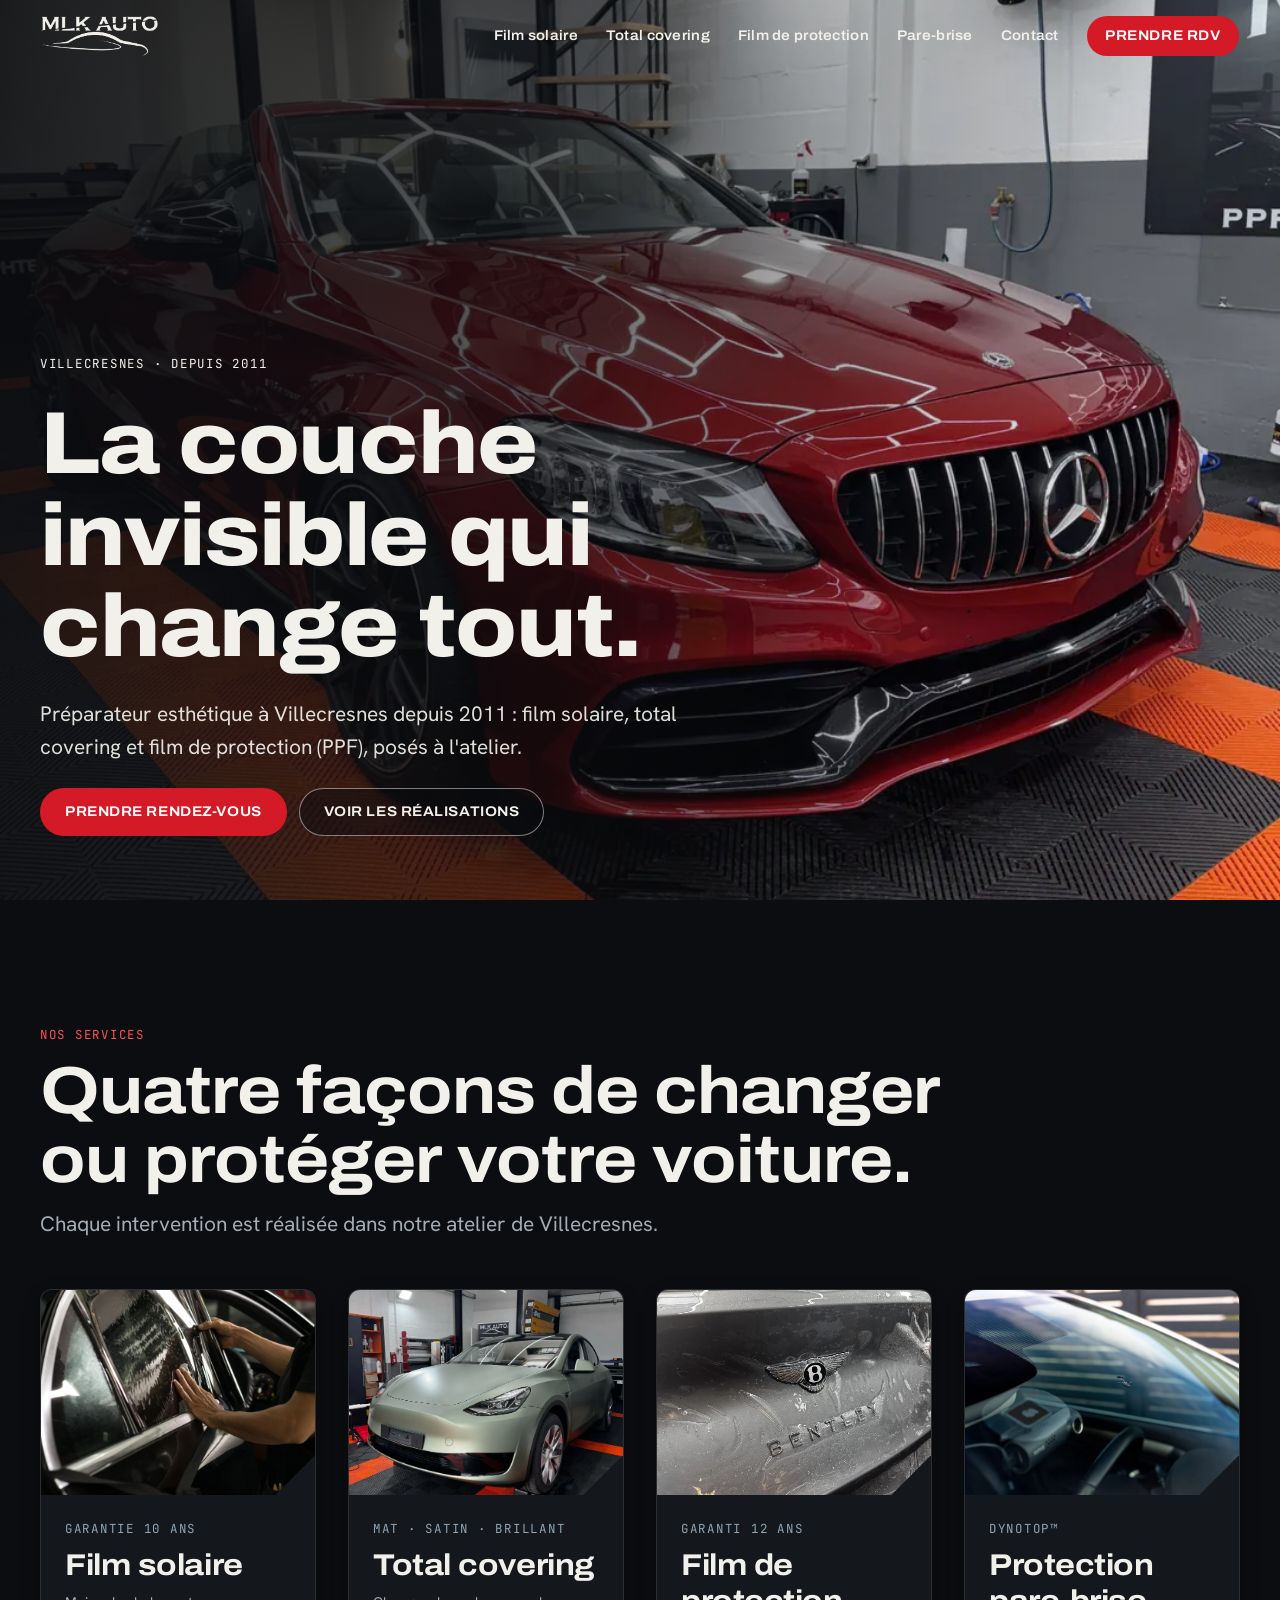
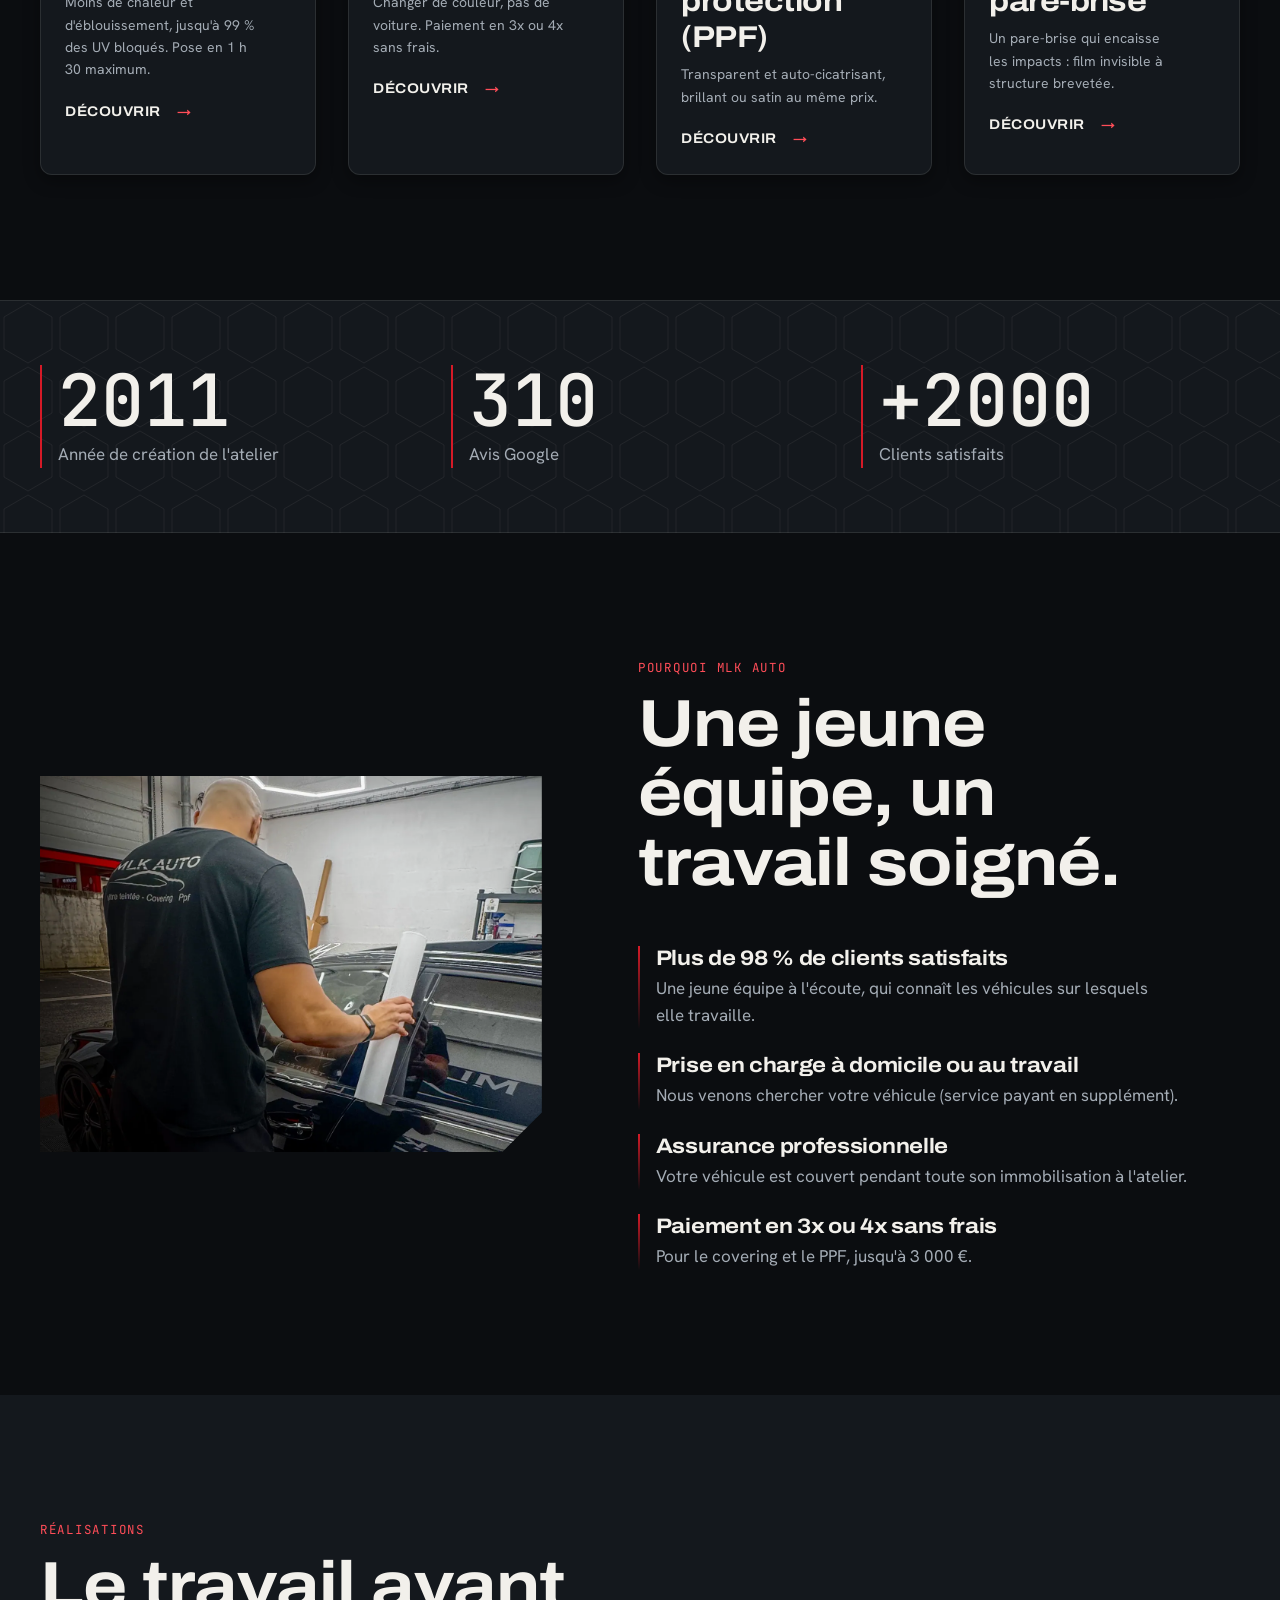
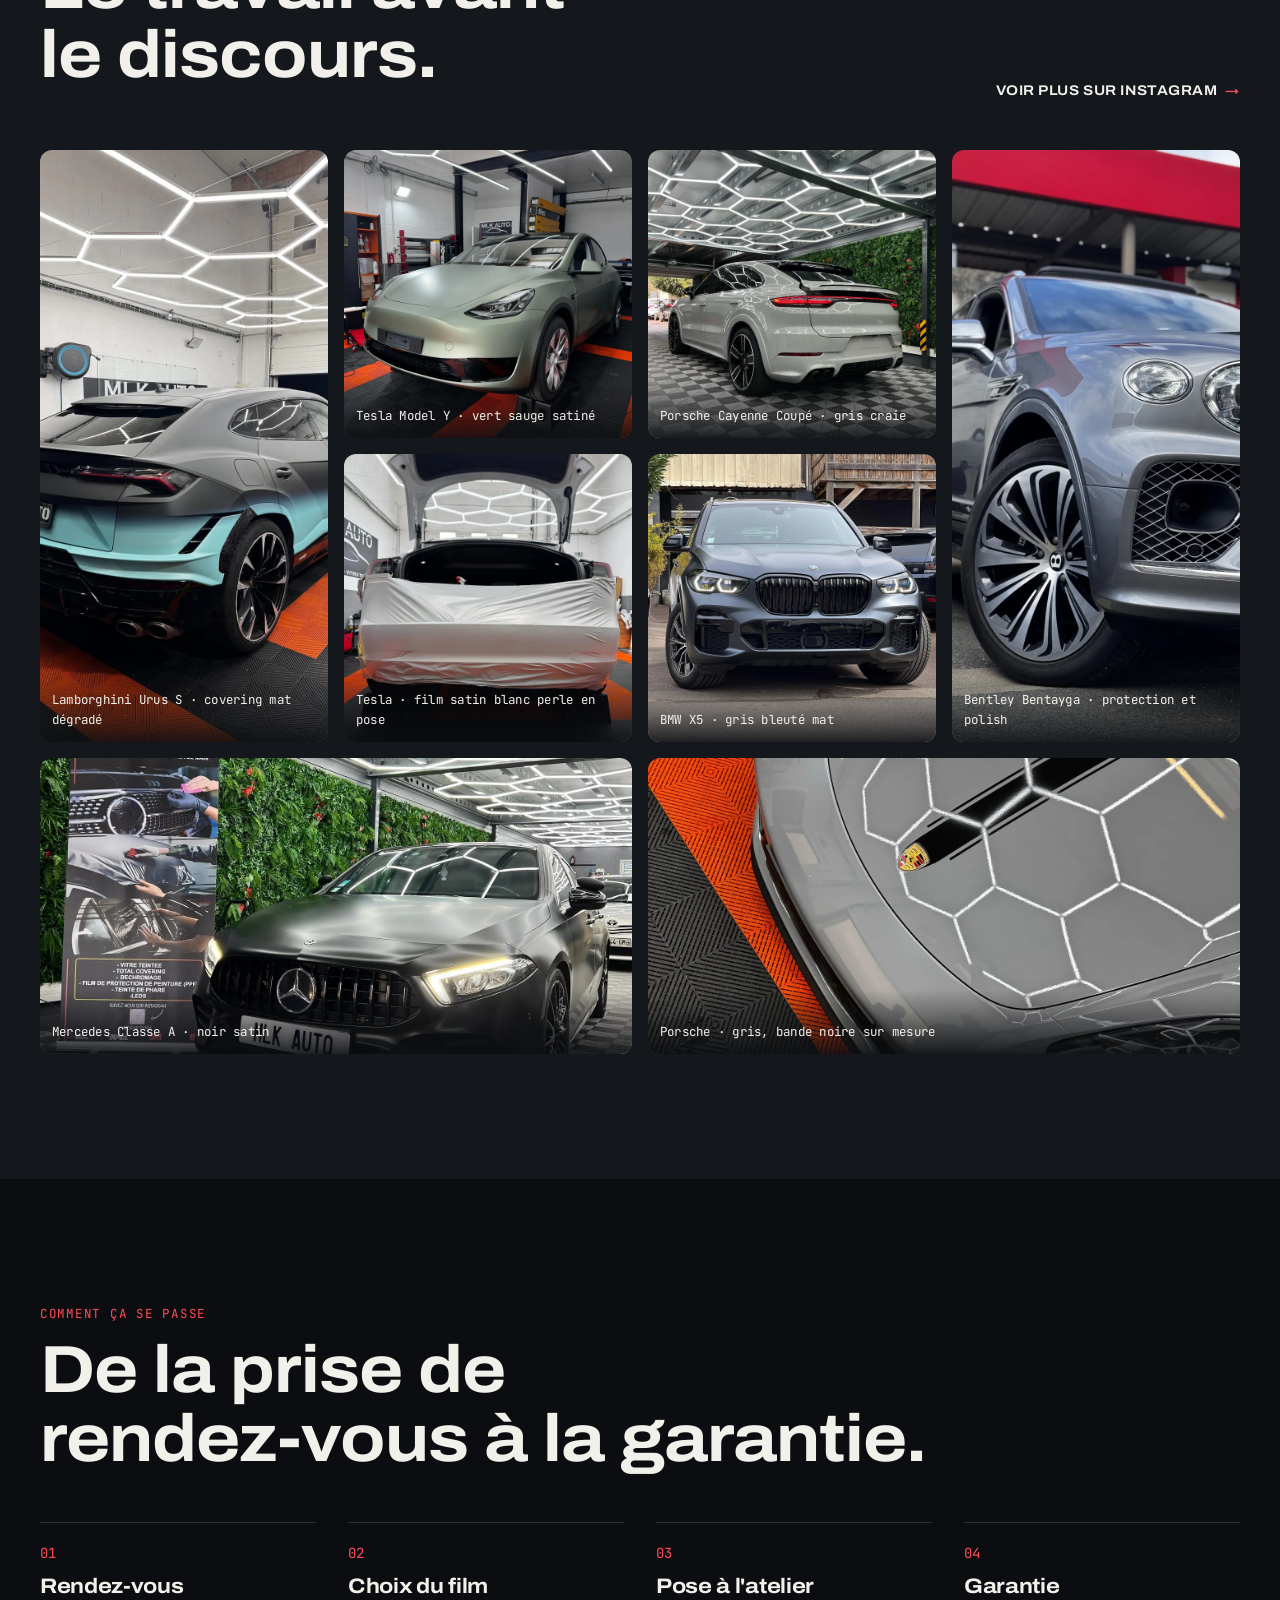
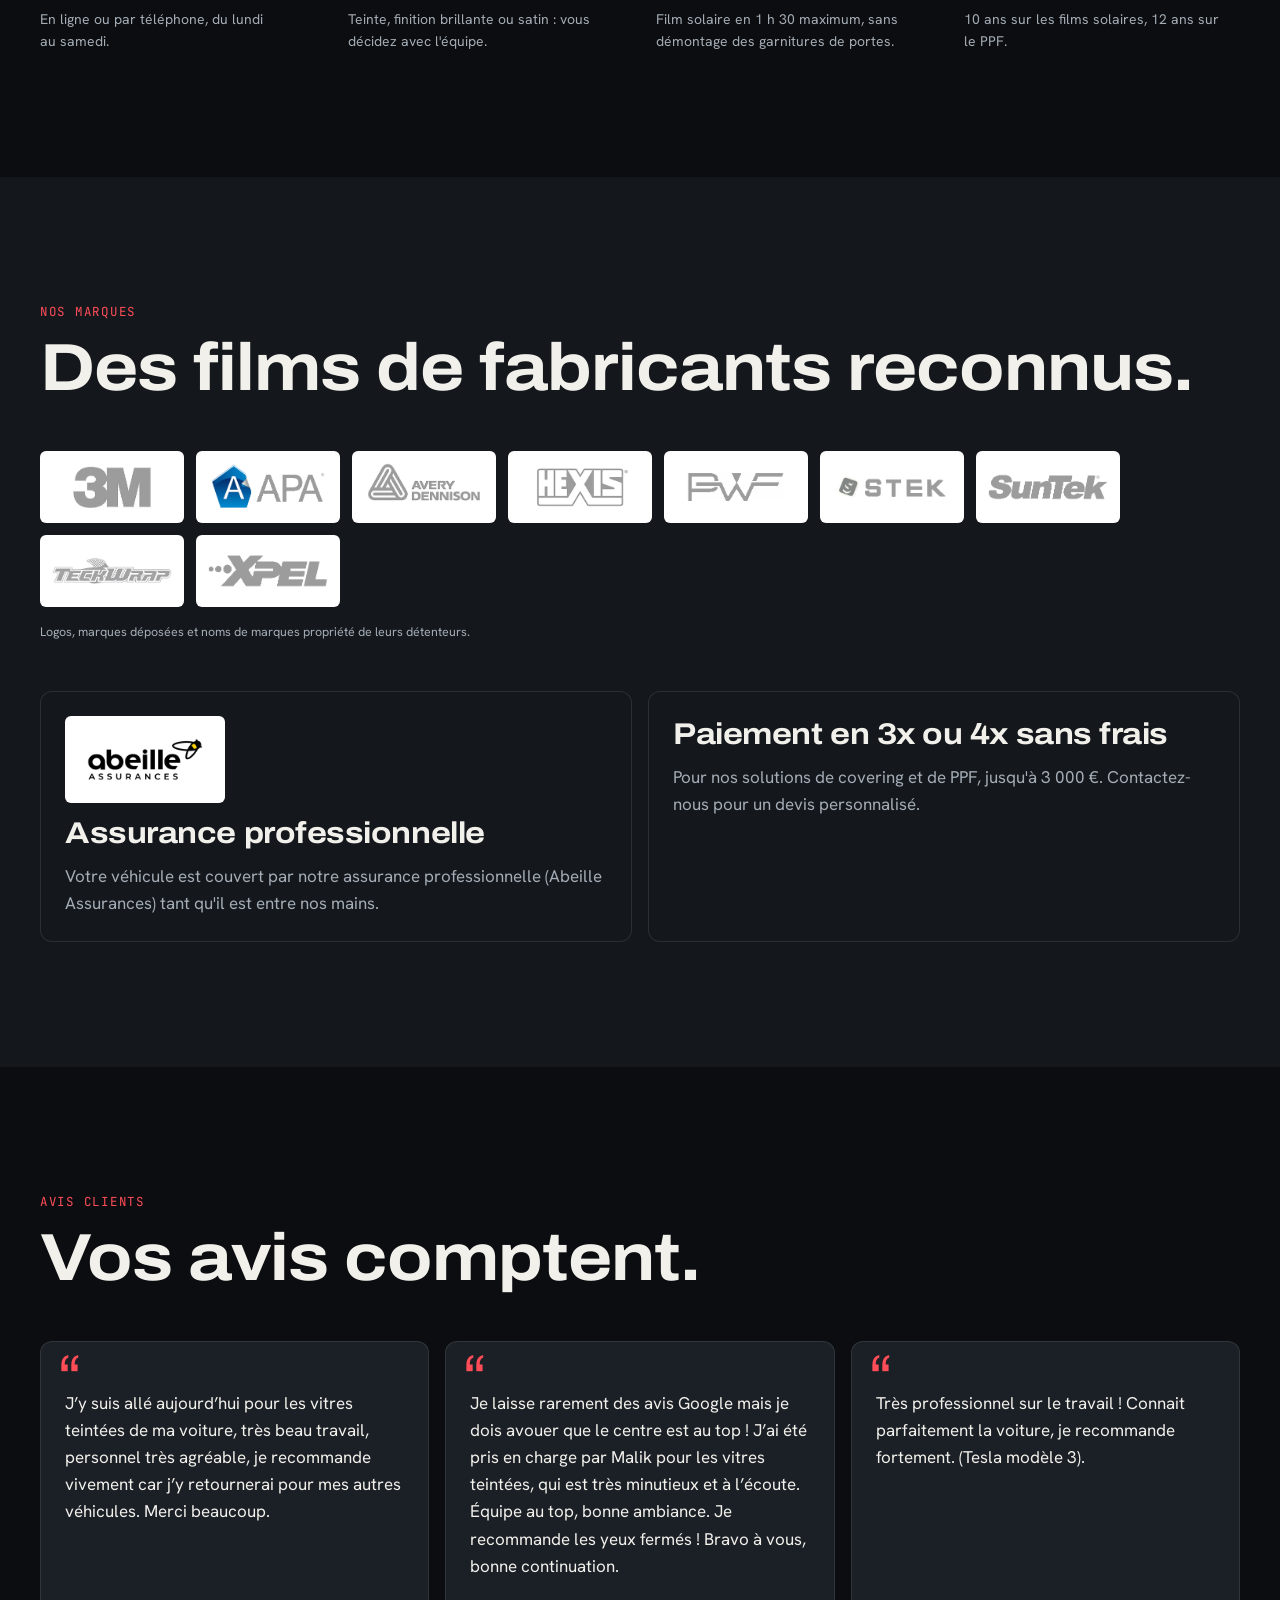
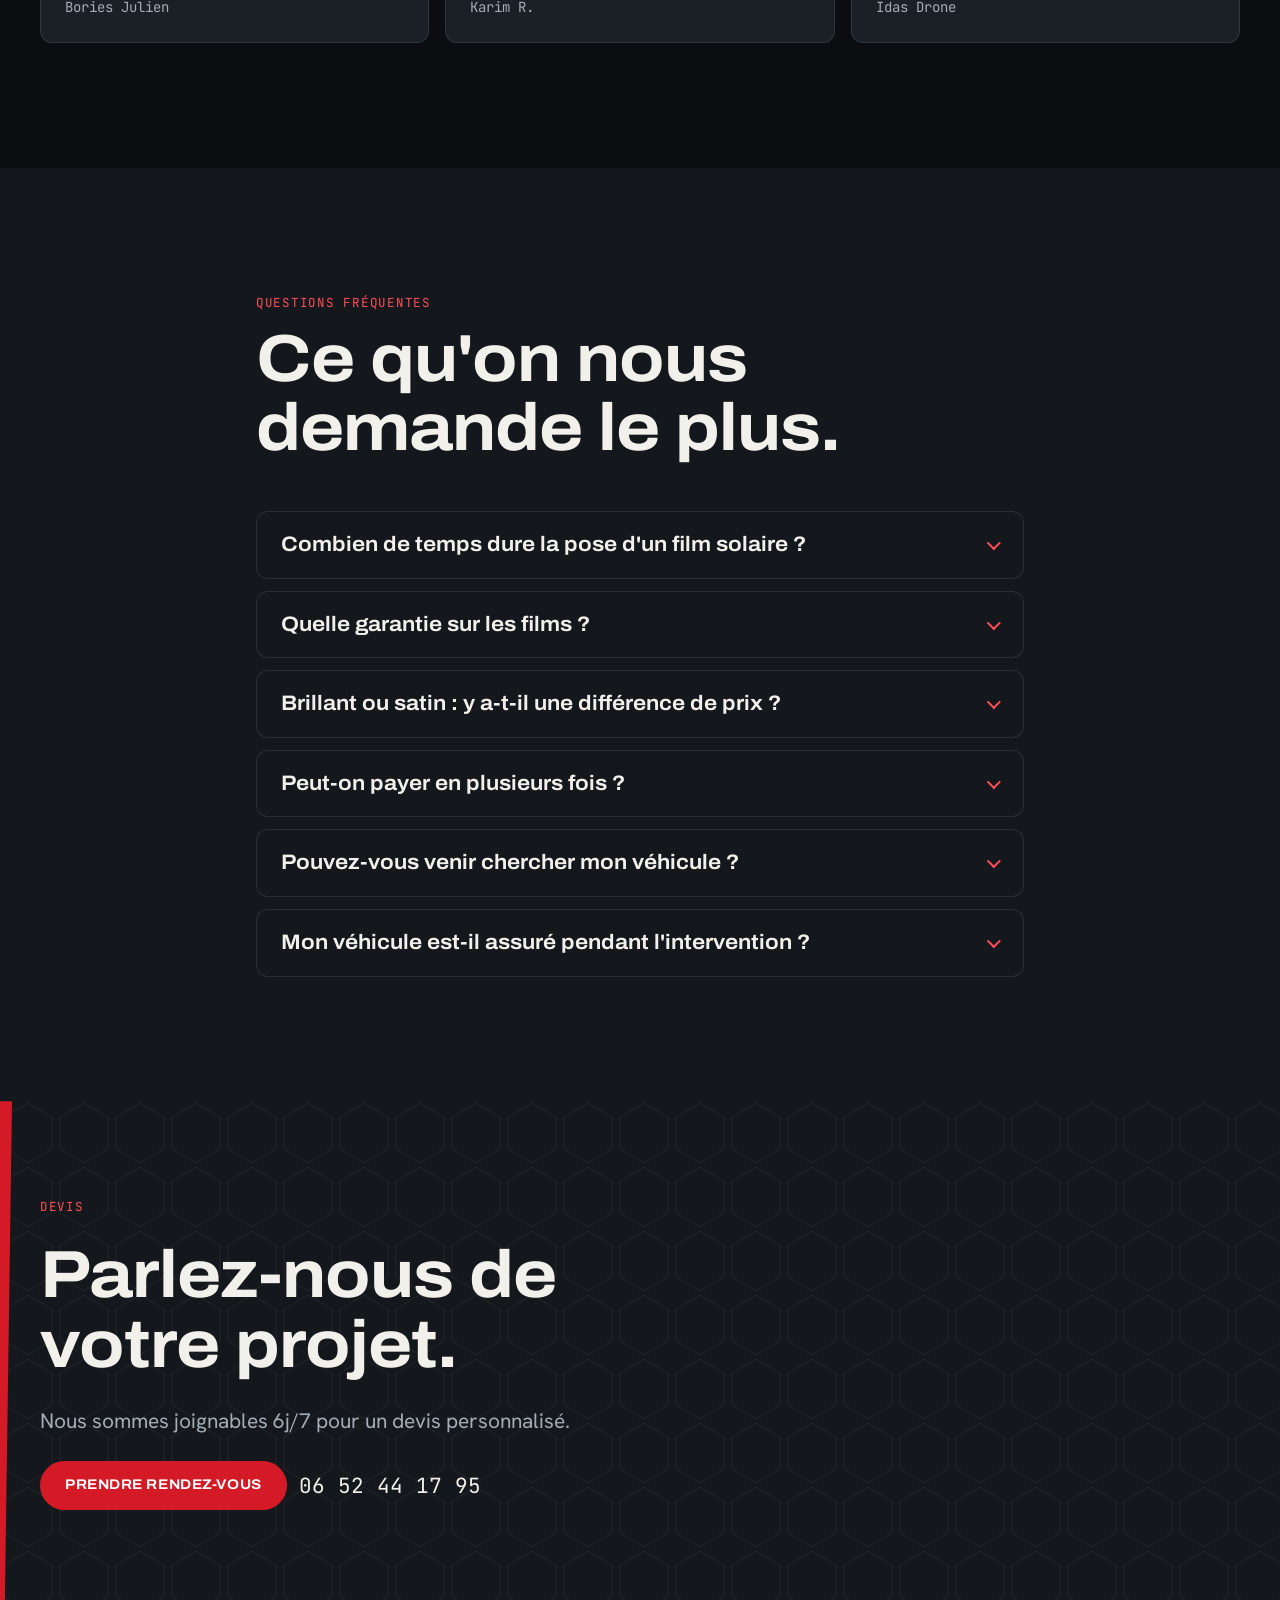
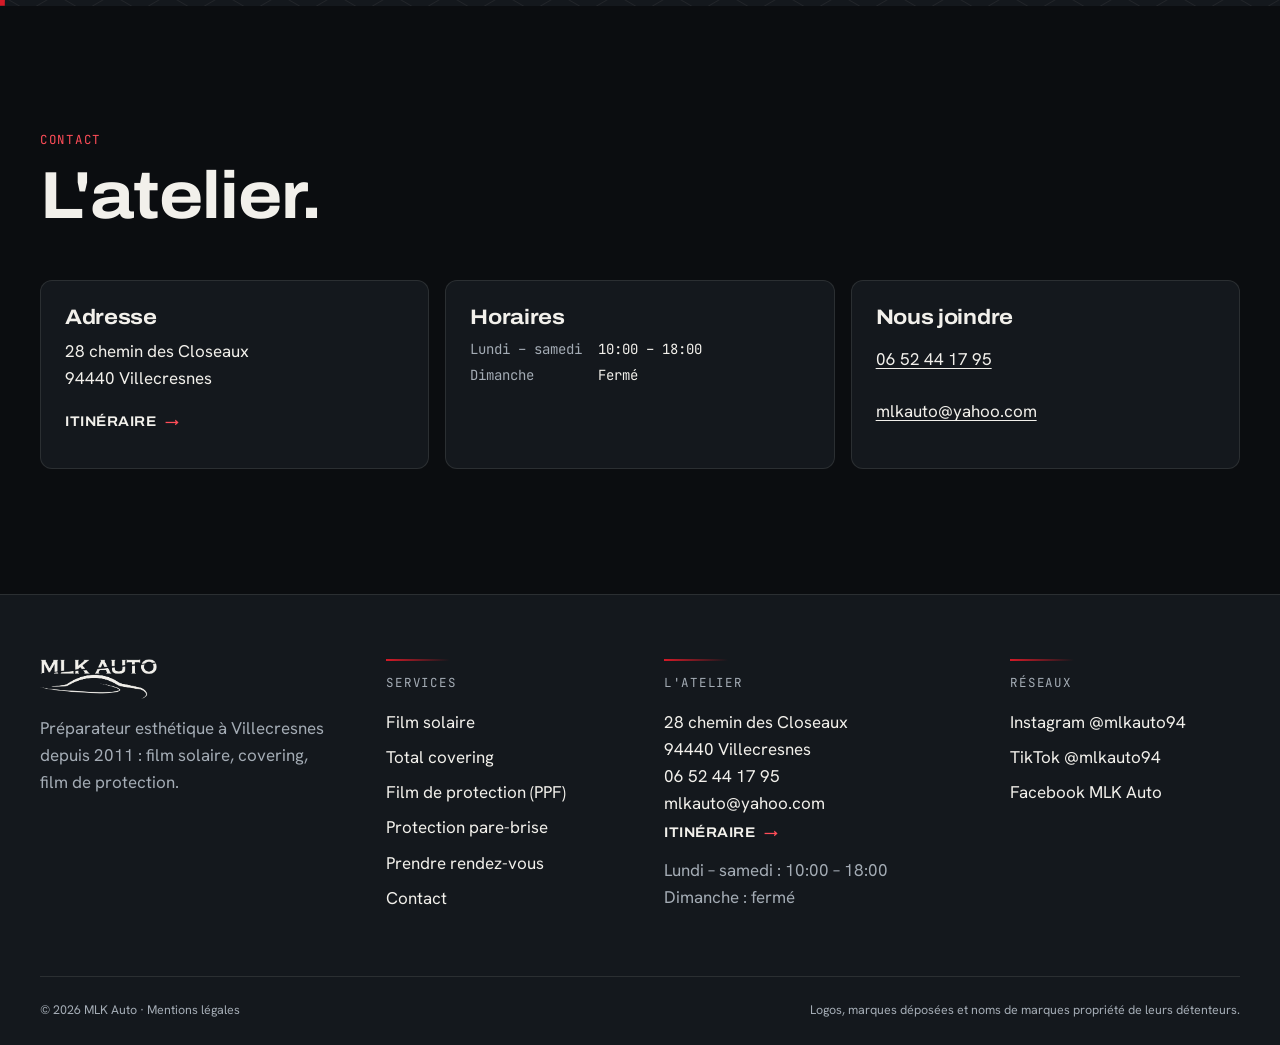
<file: index.html>
<!doctype html>
<html lang="fr">
<head>
  <meta charset="utf-8">
  <meta name="viewport" content="width=device-width, initial-scale=1, viewport-fit=cover">
  <meta name="robots" content="noindex,nofollow">
  <title>MLK Auto — Film solaire, covering &amp; PPF à Villecresnes</title>
  <meta name="description" content="Préparateur esthétique à Villecresnes depuis 2011 : film solaire, total covering, film de protection PPF et protection pare-brise.">
  <meta name="theme-color" content="#0b0d10">
  <meta property="og:type" content="website">
  <meta property="og:site_name" content="MLK Auto">
  <meta property="og:locale" content="fr_FR">
  <meta name="twitter:card" content="summary_large_image">
  <meta property="og:title" content="MLK Auto — Film solaire, covering &amp; PPF à Villecresnes">
  <meta property="og:description" content="Préparateur esthétique à Villecresnes depuis 2011 : film solaire, total covering, film de protection PPF et protection pare-brise.">
  <meta property="og:image" content="https://mlkauto.vercel.app/assets/img/og-default.jpg">
  <meta property="og:image:type" content="image/jpeg">
  <meta property="og:image:width" content="1200">
  <meta property="og:image:height" content="630">
  <meta property="og:image:alt" content="Lamborghini Urus en covering mat dégradé dans l'atelier MLK Auto. Film solaire, covering, PPF à Villecresnes">
  <meta name="twitter:title" content="MLK Auto — Film solaire, covering &amp; PPF à Villecresnes">
  <meta name="twitter:description" content="Préparateur esthétique à Villecresnes depuis 2011 : film solaire, total covering, film de protection PPF et protection pare-brise.">
  <meta name="twitter:image" content="https://mlkauto.vercel.app/assets/img/og-default.jpg">
  <link rel="icon" href="/assets/logo/favicon-32.png" type="image/png" sizes="32x32">
  <link rel="icon" href="/assets/logo/favicon-16.png" type="image/png" sizes="16x16">
  <link rel="apple-touch-icon" href="/assets/logo/apple-touch-icon.png">
  <script>(function(){try{var d=document.documentElement;if(location.pathname.replace(/index\.html$/,'')!=='/'||matchMedia('(prefers-reduced-motion: reduce)').matches||sessionStorage.getItem('mlk-splash'))return;sessionStorage.setItem('mlk-splash','1');d.classList.add('splash-on');setTimeout(function(){d.classList.remove('splash-on')},3000)}catch(e){}})()</script>
  <link rel="preconnect" href="https://fonts.googleapis.com">
  <link rel="preconnect" href="https://fonts.gstatic.com" crossorigin>
  <link rel="stylesheet" href="https://fonts.googleapis.com/css2?family=Archivo:wdth,wght@100..125,500..900&family=Hanken+Grotesk:wght@400..700&family=JetBrains+Mono:wght@400;500&display=swap">
  <link rel="stylesheet" href="/assets/css/tokens.css">
  <link rel="stylesheet" href="/assets/css/base.css">
  <link rel="stylesheet" href="/assets/css/site.css">
</head>
<body>
<div class="splash" aria-hidden="true"><div class="splash__panel"><div class="splash__logo"><img src="/assets/logo/mlk-auto-logo-bone.png" width="767" height="262" alt=""><span class="splash__gloss"></span></div><div class="splash__rule"></div><p class="splash__tag">Préparateur esthétique · depuis 2011</p></div></div>
<!-- ===== header (copie de _partials/header.html) ===== -->
<a class="skip-link" href="#main">Aller au contenu</a>
<header class="site-header">
  <div class="site-header__bar">
    <a class="brand" href="/" aria-label="MLK Auto, accueil"><img src="/assets/logo/mlk-auto-logo-bone.png" width="117" height="40" alt="MLK Auto"></a>
    <nav id="site-nav" class="nav" aria-label="Navigation principale">
      <ul class="nav__list" role="list">
        <li><a class="nav__link" href="/film-solaire/">Film solaire</a></li>
        <li><a class="nav__link" href="/total-covering/">Total covering</a></li>
        <li><a class="nav__link" href="/film-de-protection/">Film de protection</a></li>
        <li><a class="nav__link" href="/protection-pare-brise/">Pare-brise</a></li>
        <li><a class="nav__link" href="/contact/">Contact</a></li>
      </ul>
      <a class="btn btn--sm nav__cta" href="/prendre-rdv/">Prendre RDV</a>
    </nav>
    <button class="nav__toggle" type="button" aria-expanded="false" aria-controls="site-nav" aria-label="Ouvrir le menu"><span class="nav__toggle-bars" aria-hidden="true"></span></button>
  </div>
</header>

<main id="main">

  <!-- ===== HERO ===== -->
  <section class="hero photo-veil" aria-labelledby="hero-title" style="--focus-pos: 50% 60%">
    <picture class="hero__media">
      <source media="(min-width: 48em)" srcset="/assets/img/site/2023_05_5N4A2913-scaled.webp" width="1920" height="1280">
      <img src="/assets/img/site/2024_06_IMG_1860-scaled.webp" width="1080" height="1440" fetchpriority="high"
           alt="Véhicule de client préparé par MLK Auto">
    </picture>
    <div class="hero__sweep" aria-hidden="true"></div>
    <div class="container hero__inner">
      <p class="eyebrow">Villecresnes · depuis 2011</p>
      <h1 id="hero-title">La couche invisible qui change tout.</h1>
      <p class="lead">Préparateur esthétique à Villecresnes depuis 2011 : film solaire, total covering et film de protection (PPF), posés à l'atelier.</p>
      <div class="cluster">
        <a class="btn" href="/prendre-rdv/">Prendre rendez-vous</a>
        <a class="btn btn--ghost" href="#realisations">Voir les réalisations</a>
      </div>
    </div>
  </section>

  <!-- ===== SERVICES ===== -->
  <section class="section" id="services" aria-labelledby="services-title">
    <div class="container">
      <div class="section-head section-head--split reveal">
        <p class="eyebrow">Nos services</p>
        <h2 id="services-title">Quatre façons de changer ou protéger votre voiture.</h2>
        <p class="lead">Chaque intervention est réalisée dans notre atelier de Villecresnes.</p>
      </div>
      <div class="auto-grid">
        <!-- Illustration stock AdobeStock (licence commerciale), pas le travail de MLK -->
        <a class="service-card reveal" style="--i:0" href="/film-solaire/">
          <span class="service-card__media film-edge"><img src="/assets/img/site/2022_06_AdobeStock_122448486-scaled.webp" width="1600" height="1068" loading="lazy" alt="Mains posant un film teinté noir sur une vitre latérale, vue de l'intérieur"></span>
          <span class="service-card__body">
            <span class="service-card__spec">Garantie 10 ans</span>
            <h3>Film solaire</h3>
            <p>Moins de chaleur et d'éblouissement, jusqu'à 99 % des UV bloqués. Pose en 1 h 30 maximum.</p>
            <span class="service-card__more link-arrow">Découvrir</span>
          </span>
        </a>
        <a class="service-card reveal" style="--i:1" href="/total-covering/">
          <span class="service-card__media film-edge"><img src="/assets/img/insta/emb_03_C7NKe04IdCG.webp" width="1440" height="1440" loading="lazy" alt="Tesla Model Y en covering vert sauge satiné dans l'atelier MLK Auto"></span>
          <span class="service-card__body">
            <span class="service-card__spec">Mat · satin · brillant</span>
            <h3>Total covering</h3>
            <p>Changer de couleur, pas de voiture. Paiement en 3x ou 4x sans frais.</p>
            <span class="service-card__more link-arrow">Découvrir</span>
          </span>
        </a>
        <a class="service-card reveal" style="--i:2" href="/film-de-protection/">
          <span class="service-card__media film-edge"><img src="/assets/img/site/2024_05_IMG_1732-2-scaled.webp" width="1080" height="1440" loading="lazy" style="object-position:50% 45%" alt="Film PPF transparent en cours de pose sur l'arrière d'une Bentley grise"></span>
          <span class="service-card__body">
            <span class="service-card__spec">Garanti 12 ans</span>
            <h3>Film de protection (PPF)</h3>
            <p>Transparent et auto-cicatrisant, brillant ou satin au même prix.</p>
            <span class="service-card__more link-arrow">Découvrir</span>
          </span>
        </a>
        <!-- Illustration stock AdobeStock (licence commerciale), pas le travail de MLK -->
        <a class="service-card reveal" style="--i:3" href="/protection-pare-brise/">
          <span class="service-card__media film-edge"><img src="/assets/img/site/2022_06_AdobeStock_427932220-scaled.webp" width="1600" height="1068" loading="lazy" alt="Pare-brise présentant un impact de gravillon"></span>
          <span class="service-card__body">
            <span class="service-card__spec">DynoTop™</span>
            <h3>Protection pare-brise</h3>
            <p>Un pare-brise qui encaisse les impacts : film invisible à structure brevetée.</p>
            <span class="service-card__more link-arrow">Découvrir</span>
          </span>
        </a>
      </div>
    </div>
  </section>

  <!-- ===== CHIFFRES (valeurs relevées sur mlkauto.fr le 2026-10-10) ===== -->
  <section class="stats hex-bg" aria-label="MLK Auto en chiffres">
    <div class="container">
      <ul class="stats__list" role="list">
        <li class="stat reveal"><span class="stat__num">2011</span><span class="stat__label">Année de création de l'atelier</span></li>
        <li class="stat reveal" style="--i:1"><span class="stat__num" data-count="310">310</span><span class="stat__label">Avis Google</span></li>
        <li class="stat reveal" style="--i:2"><span class="stat__num" data-count="2000" data-prefix="+">+2000</span><span class="stat__label">Clients satisfaits</span></li>
      </ul>
    </div>
  </section>

  <!-- ===== POURQUOI NOUS ===== -->
  <section class="section" id="pourquoi-nous" aria-labelledby="why-title">
    <div class="container why">
      <div class="why__media film-edge reveal">
        <img src="/assets/img/site/2024_02_IMG_0392_jpg.webp" width="1440" height="989" loading="lazy" alt="Technicien de dos, t-shirt MLK Auto, posant un rouleau de film sur la vitre d'un véhicule dans l'atelier">
      </div>
      <div>
        <div class="section-head">
          <p class="eyebrow">Pourquoi MLK Auto</p>
          <h2 id="why-title">Une jeune équipe, un travail soigné.</h2>
        </div>
        <ul class="why__list" role="list">
          <li class="why__item reveal"><h3>Plus de 98 % de clients satisfaits</h3><p>Une jeune équipe à l'écoute, qui connaît les véhicules sur lesquels elle travaille.</p></li>
          <li class="why__item reveal" style="--i:1"><h3>Prise en charge à domicile ou au travail</h3><p>Nous venons chercher votre véhicule (service payant en supplément).</p></li>
          <li class="why__item reveal" style="--i:2"><h3>Assurance professionnelle</h3><p>Votre véhicule est couvert pendant toute son immobilisation à l'atelier.</p></li>
          <li class="why__item reveal" style="--i:3"><h3>Paiement en 3x ou 4x sans frais</h3><p>Pour le covering et le PPF, jusqu'à 3 000 €.</p></li>
        </ul>
      </div>
    </div>
  </section>

  <!-- ===== REALISATIONS ===== -->
  <section class="section section--alt" id="realisations" aria-labelledby="real-title">
    <div class="container">
      <div class="section-head section-head--split reveal">
        <p class="eyebrow">Réalisations</p>
        <h2 id="real-title">Le travail avant le discours.</h2>
        <a class="link-arrow section-head__link" href="https://www.instagram.com/mlkauto94/" target="_blank" rel="noopener">Voir plus sur Instagram</a>
      </div>
      <div class="gallery">
        <figure class="gallery__item gallery__item--tall reveal"><img src="/assets/img/site/2024_09_IMG_3448-scaled.webp" width="1080" height="1440" loading="lazy" alt="Lamborghini Urus S en covering mat dégradé du gris foncé au turquoise"><figcaption>Lamborghini Urus S · covering mat dégradé</figcaption></figure>
        <figure class="gallery__item reveal" style="--i:1"><img src="/assets/img/insta/emb_03_C7NKe04IdCG.webp" width="1440" height="1440" loading="lazy" alt="Tesla Model Y vert sauge satiné"><figcaption>Tesla Model Y · vert sauge satiné</figcaption></figure>
        <figure class="gallery__item reveal" style="--i:2"><img src="/assets/img/insta/emb_06_Cp8rFr4ohKU.webp" width="1440" height="1440" loading="lazy" alt="Porsche Cayenne Coupé gris craie vue trois-quarts arrière"><figcaption>Porsche Cayenne Coupé · gris craie</figcaption></figure>
        <figure class="gallery__item gallery__item--tall reveal"><img src="/assets/img/site/2024_05_IMG_1758-2-scaled.webp" width="1080" height="1440" loading="lazy" alt="Bentley Bentayga grise, gros plan sur la roue et le phare avant"><figcaption>Bentley Bentayga · protection et polish</figcaption></figure>
        <figure class="gallery__item reveal" style="--i:1"><img src="/assets/img/insta/emb_02_C4u01sDIO19.webp" width="1440" height="1440" loading="lazy" alt="Pose d'un film satin blanc perle sur le pare-chocs arrière d'une Tesla"><figcaption>Tesla · film satin blanc perle en pose</figcaption></figure>
        <figure class="gallery__item reveal" style="--i:2"><img src="/assets/img/insta/emb_10_CqeBIbzIfso.webp" width="1440" height="1440" loading="lazy" alt="BMW X5 en covering gris bleuté mat, calandre noire brillante"><figcaption>BMW X5 · gris bleuté mat</figcaption></figure>
        <figure class="gallery__item reveal"><img src="/assets/img/insta/emb_14_CorDuSII5VN.webp" width="1440" height="1440" loading="lazy" alt="Mercedes Classe A en covering noir satin devant le roll-up des services MLK Auto"><figcaption>Mercedes Classe A · noir satin</figcaption></figure>
        <figure class="gallery__item reveal" style="--i:1"><img src="/assets/img/insta/emb_01_C8X2aGWIZVC.webp" width="1440" height="1440" loading="lazy" alt="Capot et aile d'une Porsche grise avec bande centrale noire sur mesure"><figcaption>Porsche · gris, bande noire sur mesure</figcaption></figure>
      </div>
    </div>
  </section>

  <!-- ===== PROCESS ===== -->
  <section class="section" aria-labelledby="process-title">
    <div class="container">
      <div class="section-head reveal">
        <p class="eyebrow">Comment ça se passe</p>
        <h2 id="process-title">De la prise de rendez&#8209;vous à la garantie.</h2>
      </div>
      <ol class="steps">
        <li class="step reveal"><h3>Rendez-vous</h3><p>En ligne ou par téléphone, du lundi au samedi.</p></li>
        <li class="step reveal" style="--i:1"><h3>Choix du film</h3><p>Teinte, finition brillante ou satin : vous décidez avec l'équipe.</p></li>
        <li class="step reveal" style="--i:2"><h3>Pose à l'atelier</h3><p>Film solaire en 1 h 30 maximum, sans démontage des garnitures de portes.</p></li>
        <li class="step reveal" style="--i:3"><h3>Garantie</h3><p>10 ans sur les films solaires, 12 ans sur le PPF.</p></li>
      </ol>
    </div>
  </section>

  <!-- ===== MARQUES / ASSURANCE / PAIEMENT ===== -->
  <section class="section section--alt" aria-labelledby="brands-title">
    <div class="container">
      <div class="section-head reveal">
        <p class="eyebrow">Nos marques</p>
        <h2 id="brands-title">Des films de fabricants reconnus.</h2>
      </div>
      <ul class="brands" role="list" aria-label="Marques de films">
        <li class="brand-chip"><img src="/assets/img/brands/2024_08_3M.webp" width="305" height="126" loading="lazy" alt="3M"></li>
        <li class="brand-chip"><img src="/assets/img/brands/2024_08_apa.webp" width="305" height="126" loading="lazy" alt="APA"></li>
        <li class="brand-chip"><img src="/assets/img/brands/2024_08_avery-dennison.webp" width="305" height="126" loading="lazy" alt="Avery Dennison"></li>
        <li class="brand-chip"><img src="/assets/img/brands/2024_08_hexis.webp" width="305" height="126" loading="lazy" alt="Hexis"></li>
        <li class="brand-chip"><img src="/assets/img/brands/2024_08_pwf.webp" width="305" height="126" loading="lazy" alt="PWF"></li>
        <li class="brand-chip"><img src="/assets/img/brands/2024_08_stek.webp" width="305" height="126" loading="lazy" alt="Stek"></li>
        <li class="brand-chip"><img src="/assets/img/brands/2024_08_suntek.webp" width="305" height="126" loading="lazy" alt="SunTek"></li>
        <li class="brand-chip"><img src="/assets/img/brands/2024_08_teckwrap.webp" width="305" height="126" loading="lazy" alt="TeckWrap"></li>
        <li class="brand-chip"><img src="/assets/img/brands/2024_08_xpel.webp" width="305" height="126" loading="lazy" alt="XPEL"></li>
      </ul>
      <p class="brands__legal">Logos, marques déposées et noms de marques propriété de leurs détenteurs.</p>
      <div class="trust">
        <div class="trust__card reveal">
          <img src="/assets/img/brands/2024_08_ABEILLE-ASSURANCES.png" width="744" height="364" loading="lazy" alt="Logo Abeille Assurances">
          <h3>Assurance professionnelle</h3>
          <p>Votre véhicule est couvert par notre assurance professionnelle (Abeille Assurances) tant qu'il est entre nos mains.</p>
        </div>
        <div class="trust__card reveal" style="--i:1">
          <h3>Paiement en 3x ou 4x sans frais</h3>
          <p>Pour nos solutions de covering et de PPF, jusqu'à 3 000 €. Contactez-nous pour un devis personnalisé.</p>
        </div>
      </div>
    </div>
  </section>

  <!-- ===== AVIS (3 avis Google réels, mot pour mot) ===== -->
  <section class="section" aria-labelledby="reviews-title">
    <div class="container">
      <div class="section-head reveal">
        <p class="eyebrow">Avis clients</p>
        <h2 id="reviews-title">Vos avis comptent.</h2>
      </div>
      <div class="reviews">
        <figure class="review reveal">
          <blockquote><p>J’y suis allé aujourd’hui pour les vitres teintées de ma voiture, très beau travail, personnel très agréable, je recommande vivement car j’y retournerai pour mes autres véhicules. Merci beaucoup.</p></blockquote>
          <figcaption>Bories Julien</figcaption>
        </figure>
        <figure class="review reveal" style="--i:1">
          <blockquote><p>Je laisse rarement des avis Google mais je dois avouer que le centre est au top ! J’ai été pris en charge par Malik pour les vitres teintées, qui est très minutieux et à l’écoute. Équipe au top, bonne ambiance. Je recommande les yeux fermés ! Bravo à vous, bonne continuation.</p></blockquote>
          <figcaption>Karim R.</figcaption>
        </figure>
        <figure class="review reveal" style="--i:2">
          <blockquote><p>Très professionnel sur le travail ! Connait parfaitement la voiture, je recommande fortement. (Tesla modèle 3).</p></blockquote>
          <figcaption>Idas Drone</figcaption>
        </figure>
      </div>
    </div>
  </section>

  <!-- ===== FAQ (réponses issues du brief uniquement) ===== -->
  <section class="section section--alt" id="faq" aria-labelledby="faq-title">
    <div class="container--narrow">
      <div class="section-head reveal">
        <p class="eyebrow">Questions fréquentes</p>
        <h2 id="faq-title">Ce qu'on nous demande le plus.</h2>
      </div>
      <div class="faq">
        <details class="faq__item"><summary>Combien de temps dure la pose d'un film solaire ?</summary><div class="faq__body"><div class="faq__inner"><p>L'intervention dure 1 h 30 maximum, sans démontage des garnitures de portes.</p></div></div></details>
        <details class="faq__item"><summary>Quelle garantie sur les films ?</summary><div class="faq__body"><div class="faq__inner"><p>Les films solaires sont garantis 10 ans et le film de protection (PPF) 12 ans.</p></div></div></details>
        <details class="faq__item"><summary>Brillant ou satin : y a-t-il une différence de prix ?</summary><div class="faq__body"><div class="faq__inner"><p>Non, pour le film de protection, la finition brillante ou satin est au même prix.</p></div></div></details>
        <details class="faq__item"><summary>Peut-on payer en plusieurs fois ?</summary><div class="faq__body"><div class="faq__inner"><p>Oui : paiement en 3x ou 4x sans frais pour le covering et le PPF, jusqu'à 3 000 €.</p></div></div></details>
        <details class="faq__item"><summary>Pouvez-vous venir chercher mon véhicule ?</summary><div class="faq__body"><div class="faq__inner"><p>Oui, nous prenons en charge le véhicule à domicile ou sur votre lieu de travail. Ce service est payant en supplément.</p></div></div></details>
        <details class="faq__item"><summary>Mon véhicule est-il assuré pendant l'intervention ?</summary><div class="faq__body"><div class="faq__inner"><p>Oui, il est couvert par notre assurance professionnelle pendant toute son immobilisation à l'atelier.</p></div></div></details>
      </div>
    </div>
  </section>

  <!-- ===== CTA ===== -->
  <section class="cta hex-bg" aria-labelledby="cta-title">
    <div class="container cta__inner">
      <p class="eyebrow">Devis</p>
      <h2 id="cta-title">Parlez-nous de votre projet.</h2>
      <p class="lead">Nous sommes joignables 6j/7 pour un devis personnalisé.</p>
      <div class="cluster">
        <a class="btn" href="/prendre-rdv/">Prendre rendez-vous</a>
        <a class="cta__tel" href="tel:+33652441795">06 52 44 17 95</a>
      </div>
    </div>
  </section>

  <!-- ===== CONTACT / HORAIRES ===== -->
  <section class="section" aria-labelledby="contact-title">
    <div class="container">
      <div class="section-head reveal">
        <p class="eyebrow">Contact</p>
        <h2 id="contact-title">L'atelier.</h2>
      </div>
      <div class="contact-grid">
        <div class="info-card reveal">
          <h3>Adresse</h3>
          <address>28 chemin des Closeaux<br>94440 Villecresnes</address>
          <a class="link-arrow" href="https://www.google.com/maps/search/?api=1&amp;query=28+chemin+des+Closeaux+94440+Villecresnes" target="_blank" rel="noopener">Itinéraire</a>
        </div>
        <div class="info-card reveal" style="--i:1">
          <h3>Horaires</h3>
          <dl class="spec"><dt>Lundi – samedi</dt><dd>10:00 – 18:00</dd><dt>Dimanche</dt><dd>Fermé</dd></dl>
        </div>
        <div class="info-card reveal" style="--i:2">
          <h3>Nous joindre</h3>
          <a href="tel:+33652441795">06 52 44 17 95</a>
          <a href="mailto:mlkauto@yahoo.com">mlkauto@yahoo.com</a>
        </div>
      </div>
    </div>
  </section>

</main>

<!-- ===== footer (copie de _partials/footer.html) ===== -->
<footer class="site-footer">
  <div class="container">
    <div class="site-footer__grid">
      <div class="site-footer__brand">
        <img src="/assets/logo/mlk-auto-logo-bone.png" width="117" height="40" alt="MLK Auto" loading="lazy">
        <p>Préparateur esthétique à Villecresnes depuis 2011 : film solaire, covering, film de protection.</p>
      </div>
      <nav aria-label="Services">
        <hr class="film-rule"><span class="site-footer__title">Services</span>
        <ul role="list">
          <li><a href="/film-solaire/">Film solaire</a></li>
          <li><a href="/total-covering/">Total covering</a></li>
          <li><a href="/film-de-protection/">Film de protection (PPF)</a></li>
          <li><a href="/protection-pare-brise/">Protection pare-brise</a></li>
          <li><a href="/prendre-rdv/">Prendre rendez-vous</a></li>
          <li><a href="/contact/">Contact</a></li>
        </ul>
      </nav>
      <div>
        <hr class="film-rule"><span class="site-footer__title">L'atelier</span>
        <address>
          28 chemin des Closeaux<br>94440 Villecresnes<br>
          <a href="tel:+33652441795">06 52 44 17 95</a><br>
          <a href="mailto:mlkauto@yahoo.com">mlkauto@yahoo.com</a>
        </address>
        <p class="muted" style="margin-top:var(--s-3)">Lundi – samedi : 10:00 – 18:00<br>Dimanche : fermé</p>
      </div>
      <div>
        <hr class="film-rule"><span class="site-footer__title">Réseaux</span>
        <ul role="list">
          <li><a href="https://www.instagram.com/mlkauto94/" rel="noopener" target="_blank">Instagram @mlkauto94</a></li>
          <li><a href="https://www.tiktok.com/@mlkauto94" rel="noopener" target="_blank">TikTok @mlkauto94</a></li>
          <li><a href="https://www.facebook.com/mlkautoVitreTeintee" rel="noopener" target="_blank">Facebook MLK Auto</a></li>
        </ul>
      </div>
    </div>
    <div class="site-footer__legal">
      <p>© 2026 MLK Auto · <a href="/mentions-legales/">Mentions légales</a></p>
      <p>Logos, marques déposées et noms de marques propriété de leurs détenteurs.</p>
    </div>
  </div>
</footer>
<a class="fab-call" href="tel:+33652441795" aria-label="Appeler MLK Auto">
  <svg viewBox="0 0 24 24" fill="currentColor" aria-hidden="true"><path d="M6.6 10.8a15.1 15.1 0 0 0 6.6 6.6l2.2-2.2a1 1 0 0 1 1-.25c1.1.37 2.3.57 3.6.57a1 1 0 0 1 1 1V20a1 1 0 0 1-1 1A17 17 0 0 1 3 4a1 1 0 0 1 1-1h3.5a1 1 0 0 1 1 1c0 1.25.2 2.45.57 3.6a1 1 0 0 1-.25 1z"/></svg>
</a>
<script src="/assets/js/splash.js" defer></script>
<script src="/assets/js/app.js" defer></script>
<script src="/assets/js/mobile.js" defer></script>
</body>
</html>
</file>
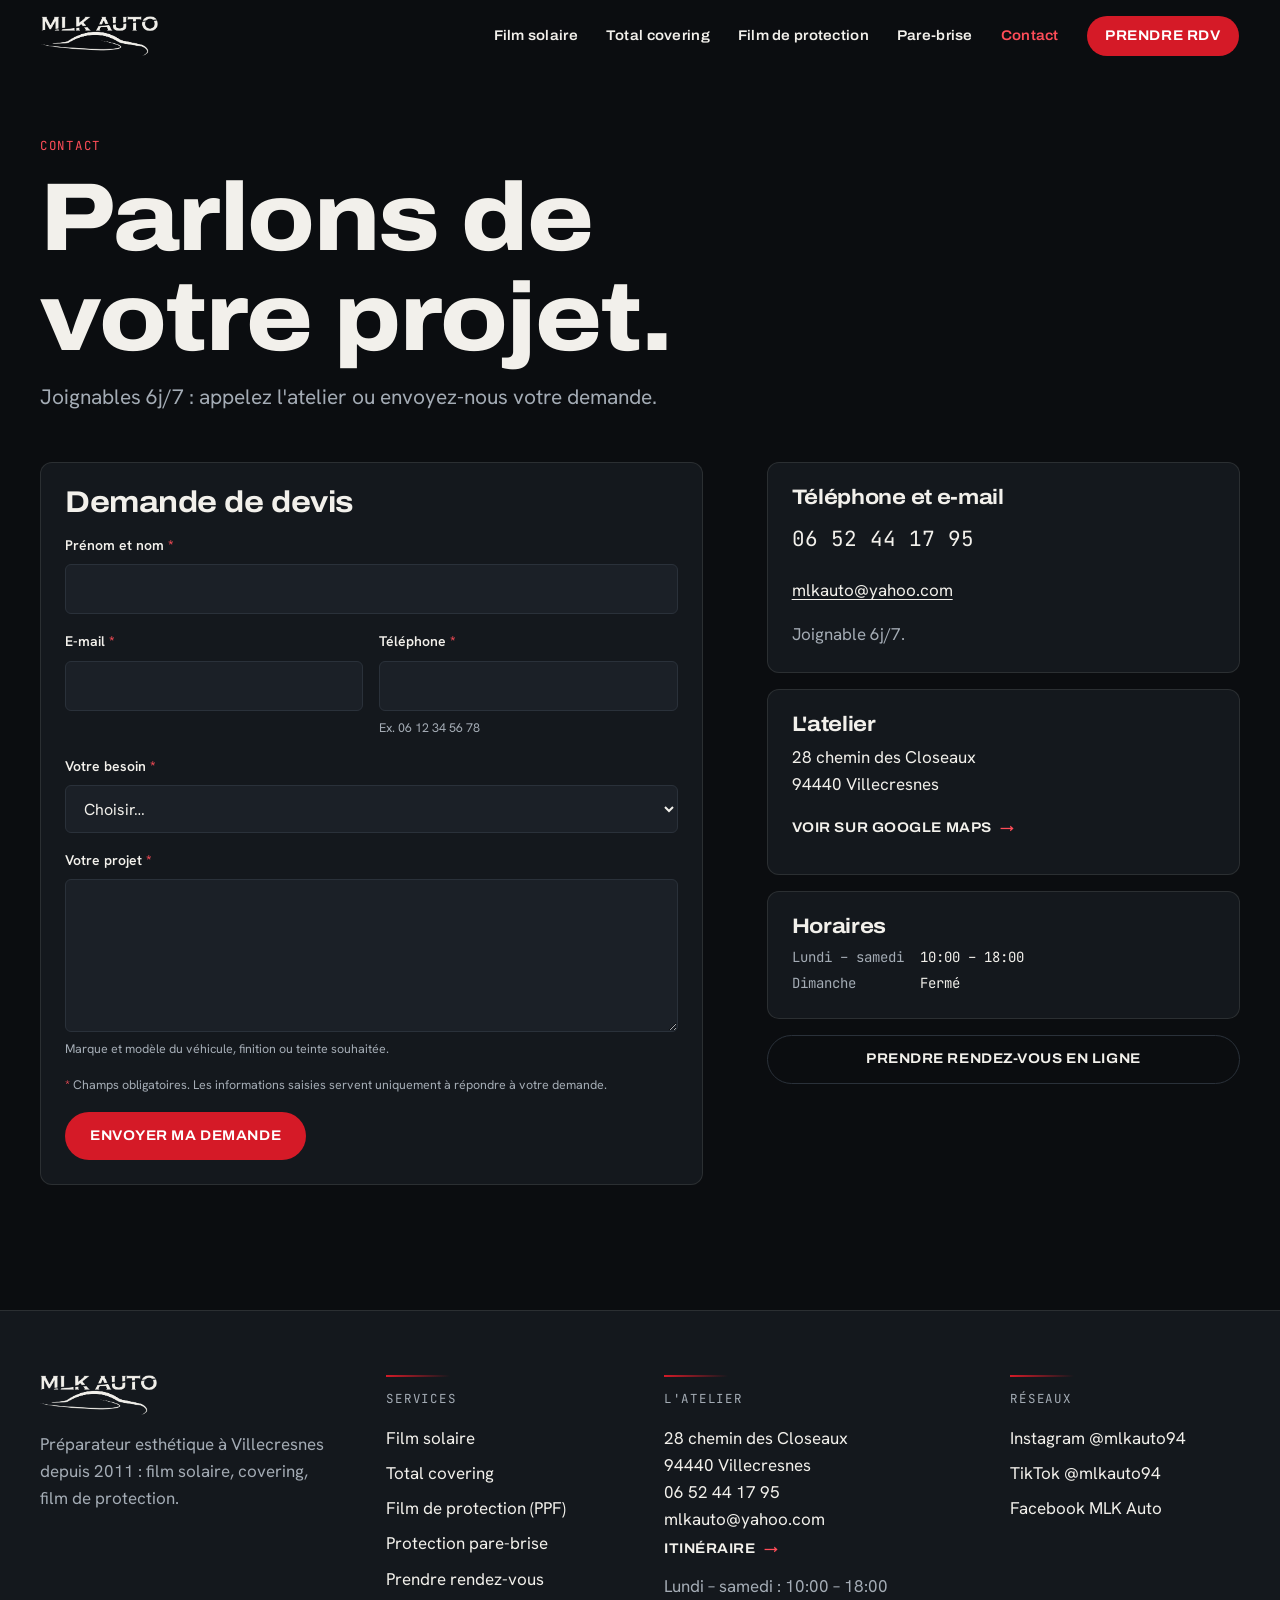
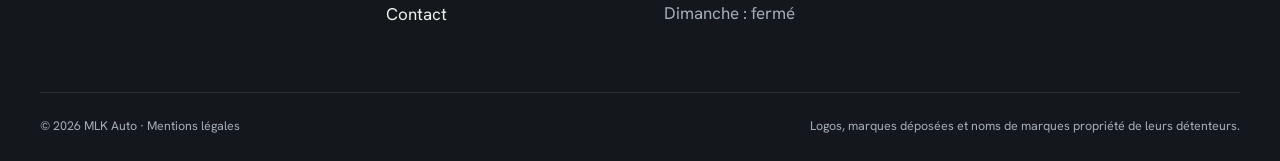
<file: contact/index.html>
<!doctype html>
<html lang="fr">
<head>
  <meta charset="utf-8">
  <meta name="viewport" content="width=device-width, initial-scale=1, viewport-fit=cover">
  <meta name="robots" content="noindex,nofollow">
  <title>Contact · MLK Auto, Villecresnes</title>
  <meta name="description" content="Contacter MLK Auto à Villecresnes : adresse, téléphone, horaires et formulaire de demande de devis.">
  <meta name="theme-color" content="#0b0d10">
  <meta property="og:type" content="website">
  <meta property="og:site_name" content="MLK Auto">
  <meta property="og:locale" content="fr_FR">
  <meta name="twitter:card" content="summary_large_image">
  <meta property="og:title" content="Contact · MLK Auto, Villecresnes">
  <meta property="og:description" content="Contacter MLK Auto à Villecresnes : adresse, téléphone, horaires et formulaire de demande de devis.">
  <meta property="og:image" content="https://mlkauto.vercel.app/assets/img/og-default.jpg">
  <meta property="og:image:type" content="image/jpeg">
  <meta property="og:image:width" content="1200">
  <meta property="og:image:height" content="630">
  <meta property="og:image:alt" content="Lamborghini Urus en covering mat dégradé dans l'atelier MLK Auto. Film solaire, covering, PPF à Villecresnes">
  <meta name="twitter:title" content="Contact · MLK Auto, Villecresnes">
  <meta name="twitter:description" content="Contacter MLK Auto à Villecresnes : adresse, téléphone, horaires et formulaire de demande de devis.">
  <meta name="twitter:image" content="https://mlkauto.vercel.app/assets/img/og-default.jpg">
  <link rel="icon" href="/assets/logo/favicon-32.png" type="image/png" sizes="32x32">
  <link rel="icon" href="/assets/logo/favicon-16.png" type="image/png" sizes="16x16">
  <link rel="apple-touch-icon" href="/assets/logo/apple-touch-icon.png">
  <link rel="preconnect" href="https://fonts.googleapis.com">
  <link rel="preconnect" href="https://fonts.gstatic.com" crossorigin>
  <link rel="stylesheet" href="https://fonts.googleapis.com/css2?family=Archivo:wdth,wght@100..125,500..900&family=Hanken+Grotesk:wght@400..700&family=JetBrains+Mono:wght@400;500&display=swap">
  <link rel="stylesheet" href="/assets/css/tokens.css">
  <link rel="stylesheet" href="/assets/css/base.css">
  <link rel="stylesheet" href="/assets/css/site.css">
</head>
<body>
<a class="skip-link" href="#main">Aller au contenu</a>
<header class="site-header">
  <div class="site-header__bar">
    <a class="brand" href="/" aria-label="MLK Auto, accueil"><img src="/assets/logo/mlk-auto-logo-bone.png" width="117" height="40" alt="MLK Auto"></a>
    <nav id="site-nav" class="nav" aria-label="Navigation principale">
      <ul class="nav__list" role="list">
        <li><a class="nav__link" href="/film-solaire/">Film solaire</a></li>
        <li><a class="nav__link" href="/total-covering/">Total covering</a></li>
        <li><a class="nav__link" href="/film-de-protection/">Film de protection</a></li>
        <li><a class="nav__link" href="/protection-pare-brise/">Pare-brise</a></li>
        <li><a class="nav__link" href="/contact/" aria-current="page">Contact</a></li>
      </ul>
      <a class="btn btn--sm nav__cta" href="/prendre-rdv/">Prendre RDV</a>
    </nav>
    <button class="nav__toggle" type="button" aria-expanded="false" aria-controls="site-nav" aria-label="Ouvrir le menu"><span class="nav__toggle-bars" aria-hidden="true"></span></button>
  </div>
</header>

<main id="main">
  <section class="section page-top" aria-labelledby="contact-title">
    <div class="container">
      <div class="section-head">
        <p class="eyebrow">Contact</p>
        <h1 id="contact-title">Parlons de votre projet.</h1>
        <p class="lead">Joignables 6j/7 : appelez l'atelier ou envoyez-nous votre demande.</p>
      </div>
      <div class="form-wrap">
        <div>
          <!-- ENVOI NON BRANCHE : remplacer action par l'endpoint reel (ex. Web3Forms https://api.web3forms.com/submit + cle fournie par Reda), puis brancher le fetch dans assets/js/contact.js -->
          <form class="form" id="contact-form" method="post" action="#A-BRANCHER-endpoint-formulaire" novalidate aria-labelledby="form-title">
            <h2 id="form-title" style="font-size:var(--fs-xl)">Demande de devis</h2>
            <div class="form__summary" id="form-summary" role="alert" tabindex="-1" hidden></div>
            <div class="field">
              <label for="f-name">Prénom et nom <span class="req" aria-hidden="true">*</span></label>
              <input id="f-name" name="name" type="text" autocomplete="name" required aria-describedby="f-name-err">
              <p class="field__error" id="f-name-err" hidden></p>
            </div>
            <div class="form__row form__row--2">
              <div class="field">
                <label for="f-email">E-mail <span class="req" aria-hidden="true">*</span></label>
                <input id="f-email" name="email" type="email" autocomplete="email" inputmode="email" required aria-describedby="f-email-err">
                <p class="field__error" id="f-email-err" hidden></p>
              </div>
              <div class="field">
                <label for="f-tel">Téléphone <span class="req" aria-hidden="true">*</span></label>
                <input id="f-tel" name="tel" type="tel" autocomplete="tel" inputmode="tel" required aria-describedby="f-tel-hint f-tel-err">
                <p class="field__hint" id="f-tel-hint">Ex. 06 12 34 56 78</p>
                <p class="field__error" id="f-tel-err" hidden></p>
              </div>
            </div>
            <div class="field">
              <label for="f-need">Votre besoin <span class="req" aria-hidden="true">*</span></label>
              <select id="f-need" name="need" required aria-describedby="f-need-err">
                <option value="">Choisir…</option>
                <option>Film solaire</option>
                <option>Total covering</option>
                <option>Film de protection</option>
                <option>Pare-brise</option>
              </select>
              <p class="field__error" id="f-need-err" hidden></p>
            </div>
            <div class="field">
              <label for="f-msg">Votre projet <span class="req" aria-hidden="true">*</span></label>
              <textarea id="f-msg" name="message" rows="5" autocomplete="off" required aria-describedby="f-msg-hint f-msg-err"></textarea>
              <p class="field__hint" id="f-msg-hint">Marque et modèle du véhicule, finition ou teinte souhaitée.</p>
              <p class="field__error" id="f-msg-err" hidden></p>
            </div>
            <p class="form__note"><span aria-hidden="true" style="color:var(--accent-text)">*</span> Champs obligatoires. Les informations saisies servent uniquement à répondre à votre demande.</p>
            <div><button class="btn" type="submit">Envoyer ma demande</button></div>
          </form>
          <div class="form__success" id="form-success" role="status" tabindex="-1" hidden>
            <h2 style="font-size:var(--fs-xl)">Merci, votre demande est prête.</h2>
            <p class="muted">L'envoi en ligne n'est pas encore activé sur ce site (version de démonstration) : rien n'a été transmis. Pour être sûr d'être lu, appelez-nous au <a href="tel:+33652441795">06 52 44 17 95</a> ou écrivez à <a href="mailto:mlkauto@yahoo.com">mlkauto@yahoo.com</a>.</p>
          </div>
        </div>
        <div class="side-stack">
          <div class="info-card">
            <h2 style="font-size:var(--fs-lg)">Téléphone et e-mail</h2>
            <p><a class="cta__tel" href="tel:+33652441795">06 52 44 17 95</a></p>
            <p><a href="mailto:mlkauto@yahoo.com">mlkauto@yahoo.com</a></p>
            <p class="muted">Joignable 6j/7.</p>
          </div>
          <div class="info-card">
            <h2 style="font-size:var(--fs-lg)">L'atelier</h2>
            <address>28 chemin des Closeaux<br>94440 Villecresnes</address>
            <a class="link-arrow" href="https://www.google.com/maps/search/?api=1&amp;query=28+chemin+des+Closeaux+94440+Villecresnes" target="_blank" rel="noopener">Voir sur Google Maps<span class="sr-only"> (nouvel onglet)</span></a>
          </div>
          <div class="info-card">
            <h2 style="font-size:var(--fs-lg)">Horaires</h2>
            <dl class="spec"><dt>Lundi – samedi</dt><dd>10:00 – 18:00</dd><dt>Dimanche</dt><dd>Fermé</dd></dl>
          </div>
          <a class="btn btn--ghost" href="/prendre-rdv/">Prendre rendez-vous en ligne</a>
        </div>
      </div>
    </div>
  </section>
</main>
<footer class="site-footer">
  <div class="container">
    <div class="site-footer__grid">
      <div class="site-footer__brand">
        <img src="/assets/logo/mlk-auto-logo-bone.png" width="117" height="40" alt="MLK Auto" loading="lazy">
        <p>Préparateur esthétique à Villecresnes depuis 2011 : film solaire, covering, film de protection.</p>
      </div>
      <nav aria-label="Services">
        <hr class="film-rule"><span class="site-footer__title">Services</span>
        <ul role="list">
          <li><a href="/film-solaire/">Film solaire</a></li>
          <li><a href="/total-covering/">Total covering</a></li>
          <li><a href="/film-de-protection/">Film de protection (PPF)</a></li>
          <li><a href="/protection-pare-brise/">Protection pare-brise</a></li>
          <li><a href="/prendre-rdv/">Prendre rendez-vous</a></li>
          <li><a href="/contact/">Contact</a></li>
        </ul>
      </nav>
      <div>
        <hr class="film-rule"><span class="site-footer__title">L'atelier</span>
        <address>
          28 chemin des Closeaux<br>94440 Villecresnes<br>
          <a href="tel:+33652441795">06 52 44 17 95</a><br>
          <a href="mailto:mlkauto@yahoo.com">mlkauto@yahoo.com</a>
        </address>
        <p class="muted" style="margin-top:var(--s-3)">Lundi – samedi : 10:00 – 18:00<br>Dimanche : fermé</p>
      </div>
      <div>
        <hr class="film-rule"><span class="site-footer__title">Réseaux</span>
        <ul role="list">
          <li><a href="https://www.instagram.com/mlkauto94/" rel="noopener" target="_blank">Instagram @mlkauto94</a></li>
          <li><a href="https://www.tiktok.com/@mlkauto94" rel="noopener" target="_blank">TikTok @mlkauto94</a></li>
          <li><a href="https://www.facebook.com/mlkautoVitreTeintee" rel="noopener" target="_blank">Facebook MLK Auto</a></li>
        </ul>
      </div>
    </div>
    <div class="site-footer__legal">
      <p>© 2026 MLK Auto · <a href="/mentions-legales/">Mentions légales</a></p>
      <p>Logos, marques déposées et noms de marques propriété de leurs détenteurs.</p>
    </div>
  </div>
</footer>
<a class="fab-call" href="tel:+33652441795" aria-label="Appeler MLK Auto">
  <svg viewBox="0 0 24 24" fill="currentColor" aria-hidden="true"><path d="M6.6 10.8a15.1 15.1 0 0 0 6.6 6.6l2.2-2.2a1 1 0 0 1 1-.25c1.1.37 2.3.57 3.6.57a1 1 0 0 1 1 1V20a1 1 0 0 1-1 1A17 17 0 0 1 3 4a1 1 0 0 1 1-1h3.5a1 1 0 0 1 1 1c0 1.25.2 2.45.57 3.6a1 1 0 0 1-.25 1z"/></svg>
</a>

<script src="/assets/js/app.js" defer></script>
<script src="/assets/js/mobile.js" defer></script>
<script src="/assets/js/contact.js" defer></script>
</body>
</html>
</file>
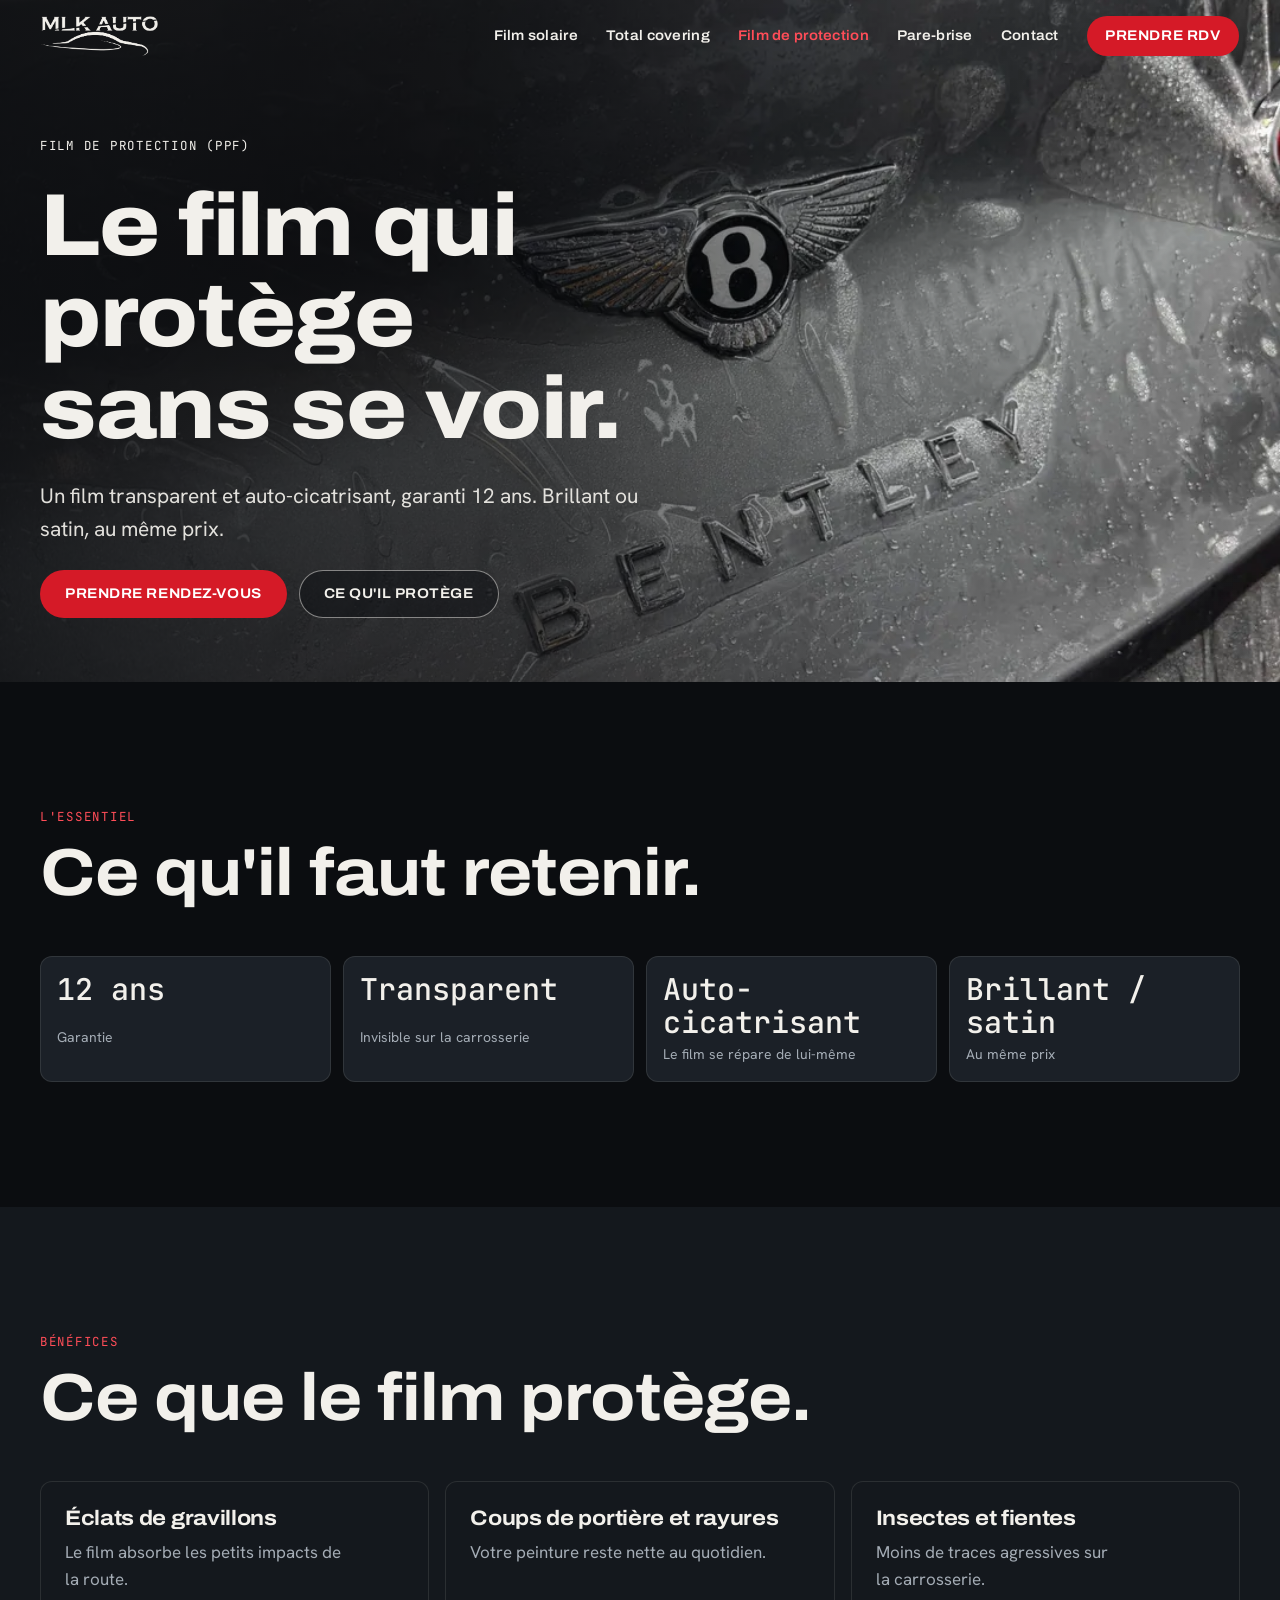
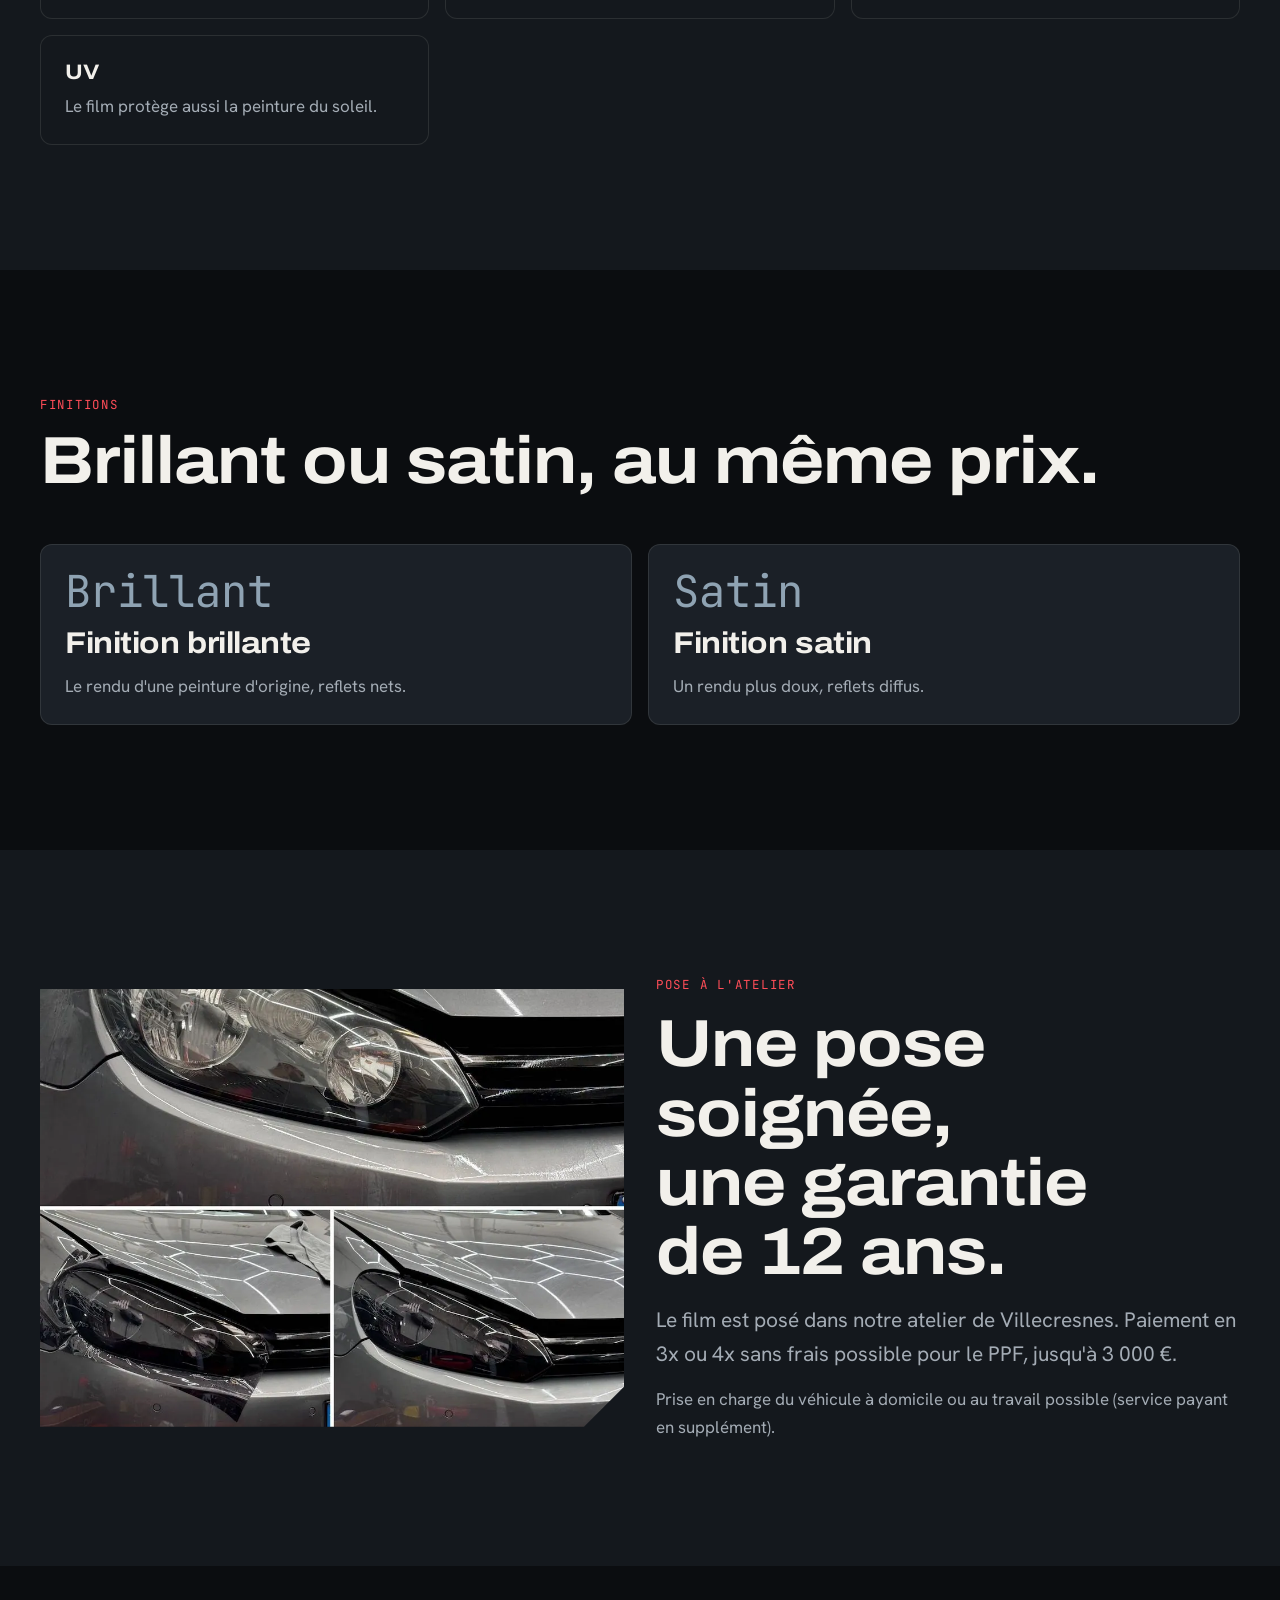
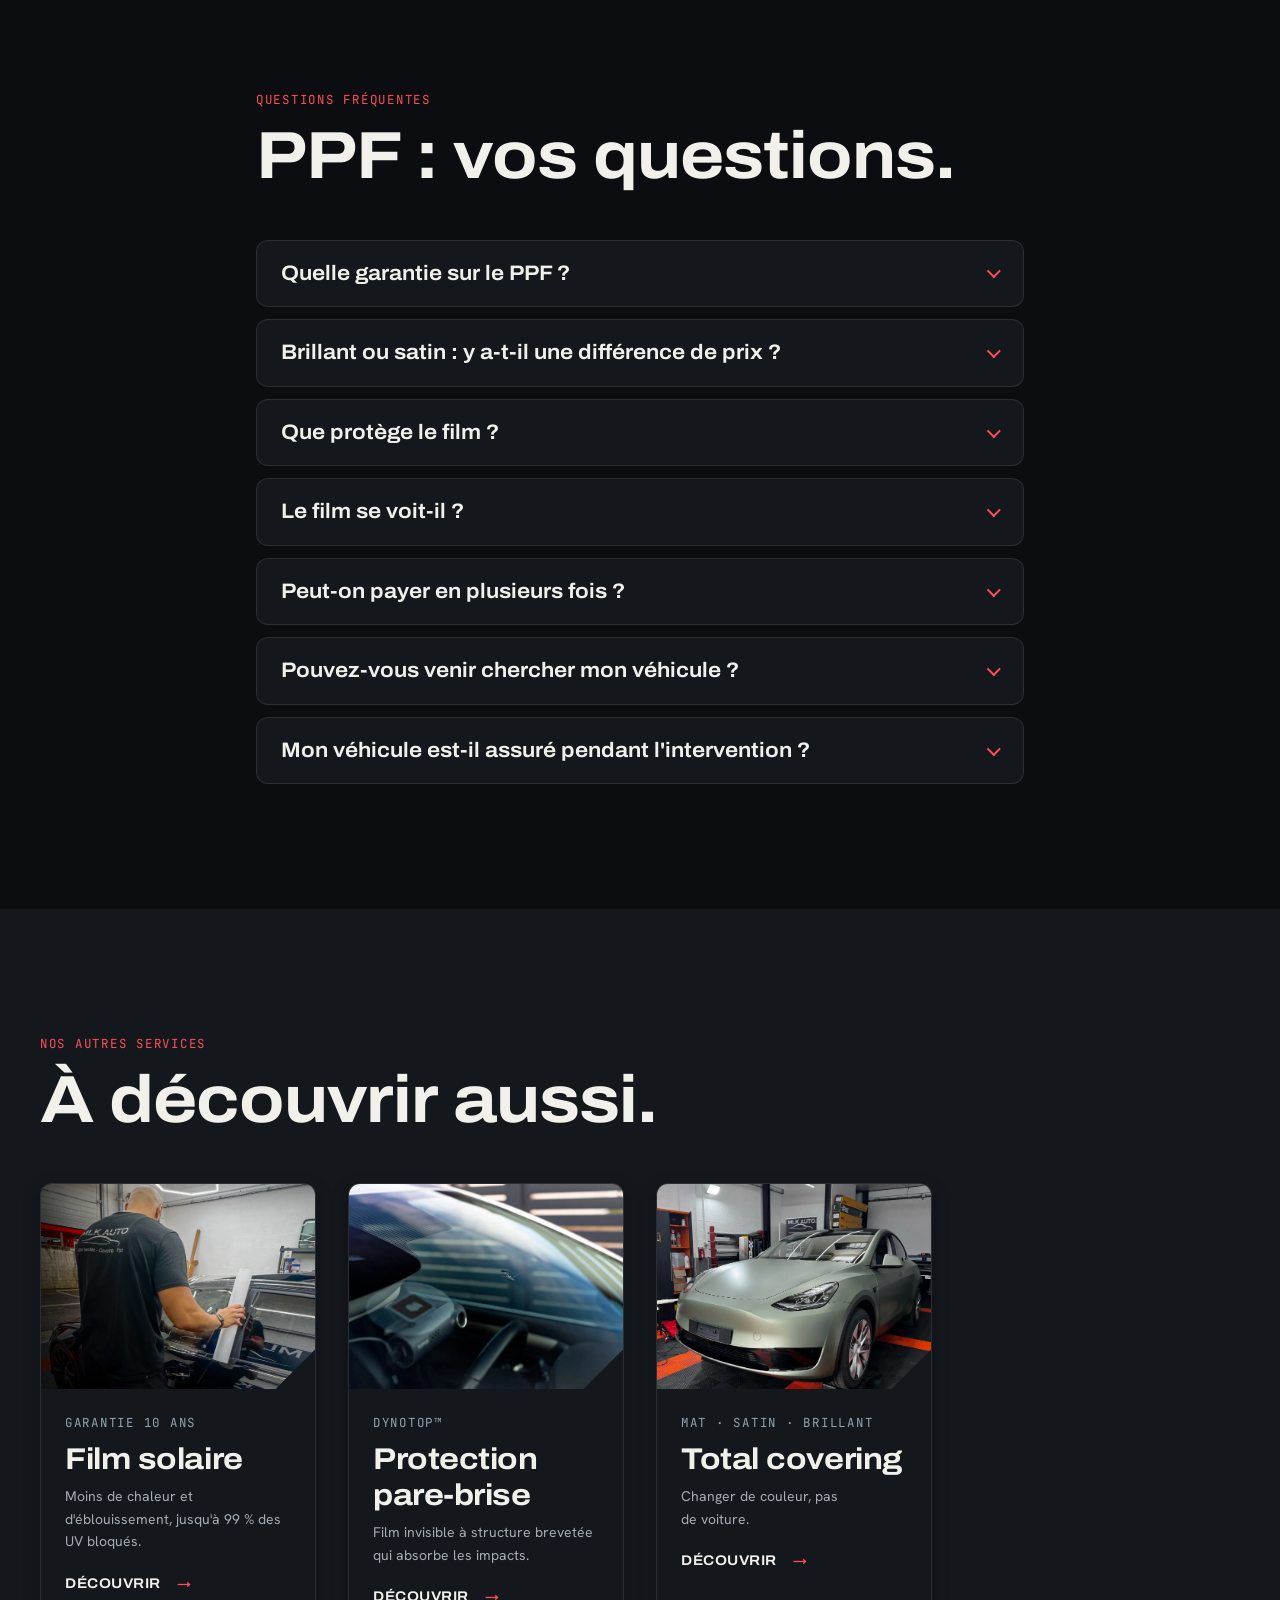
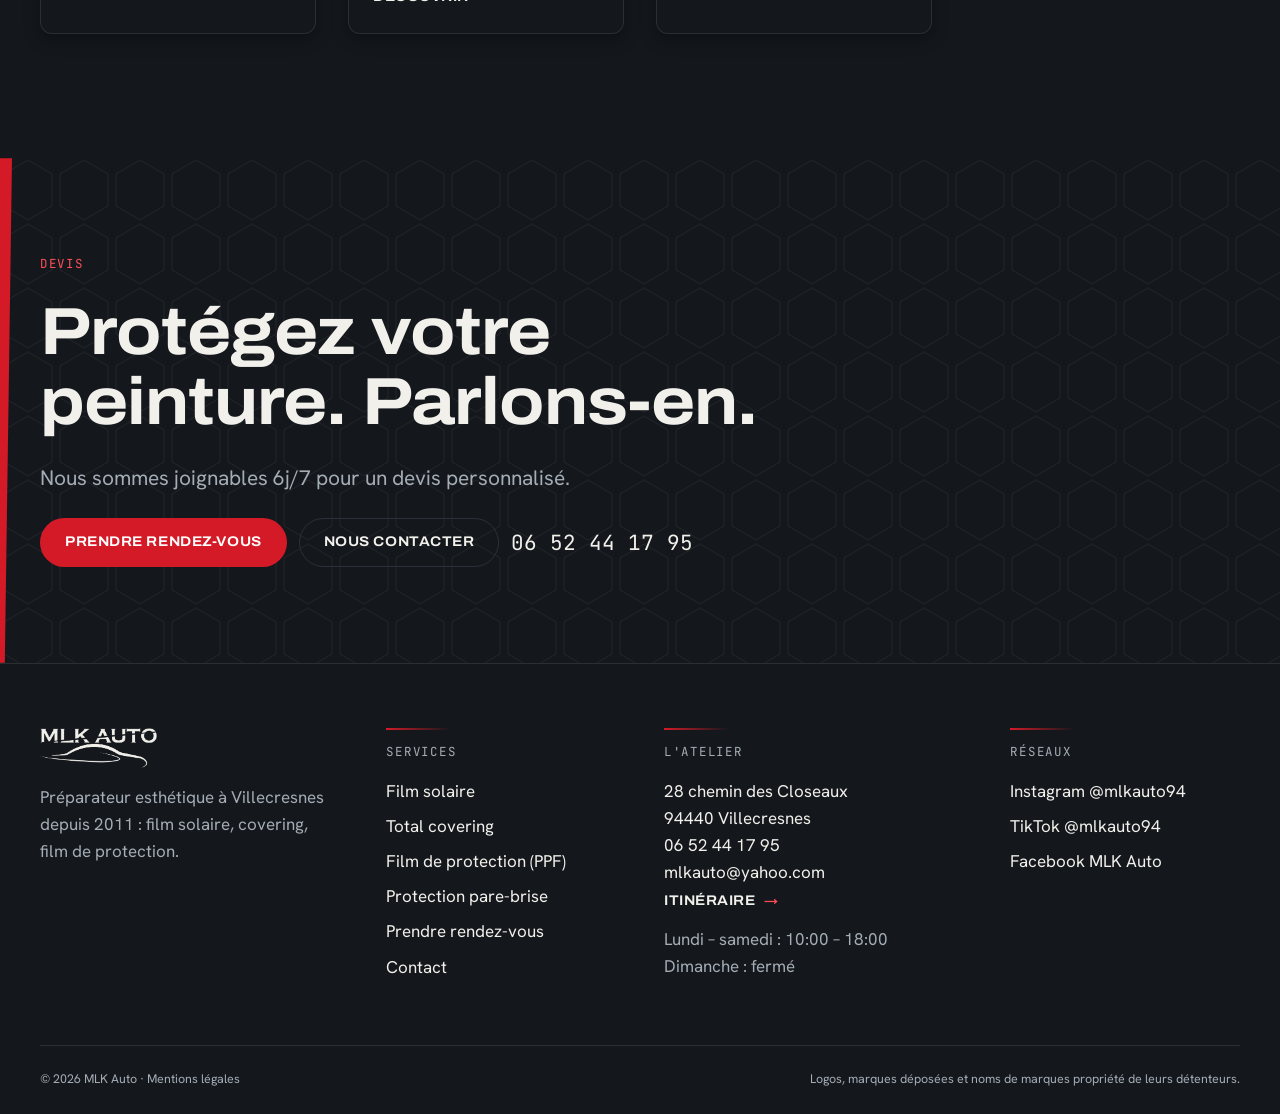
<file: film-de-protection/index.html>
<!doctype html>
<html lang="fr">
<head>
  <meta charset="utf-8">
  <meta name="viewport" content="width=device-width, initial-scale=1, viewport-fit=cover">
  <meta name="robots" content="noindex,nofollow">
  <title>Film de protection PPF à Villecresnes · MLK Auto</title>
  <meta name="description" content="Film de protection PPF transparent et auto-cicatrisant, brillant ou satin au même prix, garanti 12 ans. Pose à l'atelier MLK Auto à Villecresnes.">
  <meta name="theme-color" content="#0b0d10">
  <meta property="og:type" content="website">
  <meta property="og:site_name" content="MLK Auto">
  <meta property="og:locale" content="fr_FR">
  <meta name="twitter:card" content="summary_large_image">
  <meta property="og:title" content="Film de protection PPF à Villecresnes · MLK Auto">
  <meta property="og:description" content="Film de protection PPF transparent et auto-cicatrisant, brillant ou satin au même prix, garanti 12 ans. Pose à l'atelier MLK Auto à Villecresnes.">
  <meta property="og:image" content="https://mlkauto.vercel.app/assets/img/og-default.jpg">
  <meta property="og:image:type" content="image/jpeg">
  <meta property="og:image:width" content="1200">
  <meta property="og:image:height" content="630">
  <meta property="og:image:alt" content="Lamborghini Urus en covering mat dégradé dans l'atelier MLK Auto. Film solaire, covering, PPF à Villecresnes">
  <meta name="twitter:title" content="Film de protection PPF à Villecresnes · MLK Auto">
  <meta name="twitter:description" content="Film de protection PPF transparent et auto-cicatrisant, brillant ou satin au même prix, garanti 12 ans. Pose à l'atelier MLK Auto à Villecresnes.">
  <meta name="twitter:image" content="https://mlkauto.vercel.app/assets/img/og-default.jpg">
  <link rel="icon" href="/assets/logo/favicon-32.png" type="image/png" sizes="32x32">
  <link rel="icon" href="/assets/logo/favicon-16.png" type="image/png" sizes="16x16">
  <link rel="apple-touch-icon" href="/assets/logo/apple-touch-icon.png">
  <link rel="preconnect" href="https://fonts.googleapis.com">
  <link rel="preconnect" href="https://fonts.gstatic.com" crossorigin>
  <link rel="stylesheet" href="https://fonts.googleapis.com/css2?family=Archivo:wdth,wght@100..125,500..900&family=Hanken+Grotesk:wght@400..700&family=JetBrains+Mono:wght@400;500&display=swap">
  <link rel="stylesheet" href="/assets/css/tokens.css">
  <link rel="stylesheet" href="/assets/css/base.css">
  <link rel="stylesheet" href="/assets/css/site.css">
</head>
<body>
<a class="skip-link" href="#main">Aller au contenu</a>
<header class="site-header">
  <div class="site-header__bar">
    <a class="brand" href="/" aria-label="MLK Auto, accueil"><img src="/assets/logo/mlk-auto-logo-bone.png" width="117" height="40" alt="MLK Auto"></a>
    <nav id="site-nav" class="nav" aria-label="Navigation principale">
      <ul class="nav__list" role="list">
        <li><a class="nav__link" href="/film-solaire/">Film solaire</a></li>
        <li><a class="nav__link" href="/total-covering/">Total covering</a></li>
        <li><a class="nav__link" href="/film-de-protection/" aria-current="page">Film de protection</a></li>
        <li><a class="nav__link" href="/protection-pare-brise/">Pare-brise</a></li>
        <li><a class="nav__link" href="/contact/">Contact</a></li>
      </ul>
      <a class="btn btn--sm nav__cta" href="/prendre-rdv/">Prendre RDV</a>
    </nav>
    <button class="nav__toggle" type="button" aria-expanded="false" aria-controls="site-nav" aria-label="Ouvrir le menu"><span class="nav__toggle-bars" aria-hidden="true"></span></button>
  </div>
</header>

<main id="main">
  
  <section class="hero hero--page photo-veil" aria-labelledby="hero-title" style="--focus-pos: 50% 45%">
    <picture class="hero__media"><img src="/assets/img/site/2024_05_IMG_1732-2-scaled.webp" width="1080" height="1440" fetchpriority="high" alt="Film PPF transparent en cours de pose sur l'arrière d'une Bentley grise"></picture>
    <div class="hero__sweep" aria-hidden="true"></div>
    <div class="container hero__inner">
      <p class="eyebrow">Film de protection (PPF)</p>
      <h1 id="hero-title">Le film qui protège sans se voir.</h1>
      <p class="lead">Un film transparent et auto-cicatrisant, garanti 12 ans. Brillant ou satin, au même prix.</p>
      <div class="cluster">
        <a class="btn" href="/prendre-rdv/">Prendre rendez-vous</a>
        <a class="btn btn--ghost" href="#protege">Ce qu'il protège</a>
      </div>
    </div>
  </section>

  <section class="section" aria-labelledby="chiffres-title">
    <div class="container">
      <div class="section-head reveal"><p class="eyebrow">L'essentiel</p><h2 id="chiffres-title">Ce qu'il faut retenir.</h2></div>
      <ul class="figures" role="list">
        <li class="reveal"><b>12 ans</b><span>Garantie</span></li>
        <li class="reveal" style="--i:1"><b>Transparent</b><span>Invisible sur la carrosserie</span></li>
        <li class="reveal" style="--i:2"><b>Auto-cicatrisant</b><span>Le film se répare de lui-même</span></li>
        <li class="reveal" style="--i:3"><b>Brillant / satin</b><span>Au même prix</span></li>
      </ul>
    </div>
  </section>

  <section class="section section--alt" id="protege" aria-labelledby="benef-title">
    <div class="container">
      <div class="section-head reveal"><p class="eyebrow">Bénéfices</p><h2 id="benef-title">Ce que le film protège.</h2></div>
      <div class="contact-grid">
        <div class="info-card reveal" style="--i:0"><h3>Éclats de gravillons</h3><p class="muted">Le film absorbe les petits impacts de la route.</p></div>
        <div class="info-card reveal" style="--i:1"><h3>Coups de portière et rayures</h3><p class="muted">Votre peinture reste nette au quotidien.</p></div>
        <div class="info-card reveal" style="--i:2"><h3>Insectes et fientes</h3><p class="muted">Moins de traces agressives sur la carrosserie.</p></div>
        <div class="info-card reveal" style="--i:0"><h3>UV</h3><p class="muted">Le film protège aussi la peinture du soleil.</p></div>
      </div>
    </div>
  </section>

  <section class="section" aria-labelledby="gammes-title">
    <div class="container">
      <div class="section-head reveal"><p class="eyebrow">Finitions</p><h2 id="gammes-title">Brillant ou satin, au même prix.</h2></div>
      <div class="trust">
        <div class="gamme reveal"><span class="gamme__num">Brillant</span><h3>Finition brillante</h3><p>Le rendu d'une peinture d'origine, reflets nets.</p></div>
        <div class="gamme reveal" style="--i:1"><span class="gamme__num">Satin</span><h3>Finition satin</h3><p>Un rendu plus doux, reflets diffus.</p></div>
      </div>
    </div>
  </section>

  <section class="section section--alt" aria-labelledby="pose-title">
    <div class="container pages-a-split" style="align-items:center">
      <figure class="why__media film-edge reveal" style="margin:0"><img src="/assets/img/site/2024_09_ppf-35-1.webp" width="1024" height="1024" loading="lazy" alt="Collage en trois vues : phare de Golf grise, film PPF en cours de pose, puis phare teinté sombre"></figure>
      <div class="reveal" style="display:grid;gap:var(--s-4);justify-items:start">
        <p class="eyebrow">Pose à l'atelier</p>
        <h2 id="pose-title">Une pose soignée, une garantie de 12 ans.</h2>
        <p class="lead">Le film est posé dans notre atelier de Villecresnes. Paiement en 3x ou 4x sans frais possible pour le PPF, jusqu'à 3 000 €.</p>
        <p class="muted">Prise en charge du véhicule à domicile ou au travail possible (service payant en supplément).</p>
      </div>
    </div>
  </section>

  <section class="section" id="faq" aria-labelledby="faq-title">
    <div class="container--narrow">
      <div class="section-head reveal"><p class="eyebrow">Questions fréquentes</p><h2 id="faq-title">PPF : vos questions.</h2></div>
      <div class="faq">
        <details class="faq__item"><summary>Quelle garantie sur le PPF ?</summary><div class="faq__body"><div class="faq__inner"><p>Le film de protection est garanti 12 ans.</p></div></div></details>
        <details class="faq__item"><summary>Brillant ou satin : y a-t-il une différence de prix ?</summary><div class="faq__body"><div class="faq__inner"><p>Non, la finition brillante ou satin est au même prix.</p></div></div></details>
        <details class="faq__item"><summary>Que protège le film ?</summary><div class="faq__body"><div class="faq__inner"><p>Les éclats de gravillons, les coups de portière, les rayures, les insectes, les fientes et les UV.</p></div></div></details>
        <details class="faq__item"><summary>Le film se voit-il ?</summary><div class="faq__body"><div class="faq__inner"><p>Non, il est transparent. Il est aussi auto-cicatrisant.</p></div></div></details>
        <details class="faq__item"><summary>Peut-on payer en plusieurs fois ?</summary><div class="faq__body"><div class="faq__inner"><p>Oui : paiement en 3x ou 4x sans frais pour le PPF et le covering, jusqu'à 3 000 €.</p></div></div></details>
        <details class="faq__item"><summary>Pouvez-vous venir chercher mon véhicule ?</summary><div class="faq__body"><div class="faq__inner"><p>Oui, à domicile ou sur votre lieu de travail. Ce service est payant en supplément.</p></div></div></details>
        <details class="faq__item"><summary>Mon véhicule est-il assuré pendant l'intervention ?</summary><div class="faq__body"><div class="faq__inner"><p>Oui, il est couvert par notre assurance professionnelle pendant toute son immobilisation à l'atelier.</p></div></div></details>
      </div>
    </div>
  </section>
  <!-- ===== LIENS CROISES ===== -->
  <section class="section section--alt" aria-labelledby="cross-title">
    <div class="container">
      <div class="section-head reveal"><p class="eyebrow">Nos autres services</p><h2 id="cross-title">À découvrir aussi.</h2></div>
      <div class="auto-grid">
        <a class="service-card reveal" href="/film-solaire/"><span class="service-card__media film-edge"><img src="/assets/img/site/2024_02_IMG_0392_jpg.webp" width="1440" height="989" loading="lazy" alt="Technicien de dos posant un rouleau de film sur la vitre d'un véhicule"></span><span class="service-card__body"><span class="service-card__spec">Garantie 10 ans</span><h3>Film solaire</h3><p>Moins de chaleur et d'éblouissement, jusqu'à 99 % des UV bloqués.</p><span class="service-card__more link-arrow">Découvrir</span></span></a>
        <!-- Illustration stock AdobeStock (licence commerciale), pas le travail de MLK -->
        <a class="service-card reveal" style="--i:2" href="/protection-pare-brise/"><span class="service-card__media film-edge"><img src="/assets/img/site/2022_06_AdobeStock_427932220-scaled.webp" width="1600" height="1068" loading="lazy" alt="Pare-brise présentant un impact de gravillon"></span><span class="service-card__body"><span class="service-card__spec">DynoTop™</span><h3>Protection pare-brise</h3><p>Film invisible à structure brevetée qui absorbe les impacts.</p><span class="service-card__more link-arrow">Découvrir</span></span></a>
        <a class="service-card reveal" style="--i:3" href="/total-covering/"><span class="service-card__media film-edge"><img src="/assets/img/insta/emb_03_C7NKe04IdCG.webp" width="1440" height="1440" loading="lazy" alt="Tesla Model Y en covering vert sauge satiné dans l'atelier MLK Auto"></span><span class="service-card__body"><span class="service-card__spec">Mat · satin · brillant</span><h3>Total covering</h3><p>Changer de couleur, pas de voiture.</p><span class="service-card__more link-arrow">Découvrir</span></span></a>
      </div>
    </div>
  </section>

  <section class="cta hex-bg" aria-labelledby="cta-title">
    <div class="container cta__inner">
      <p class="eyebrow">Devis</p>
      <h2 id="cta-title">Protégez votre peinture. Parlons-en.</h2>
      <p class="lead">Nous sommes joignables 6j/7 pour un devis personnalisé.</p>
      <div class="cluster">
        <a class="btn" href="/prendre-rdv/">Prendre rendez-vous</a>
        <a class="btn btn--ghost" href="/contact/">Nous contacter</a>
        <a class="cta__tel" href="tel:+33652441795">06 52 44 17 95</a>
      </div>
    </div>
  </section>
</main>

<footer class="site-footer">
  <div class="container">
    <div class="site-footer__grid">
      <div class="site-footer__brand">
        <img src="/assets/logo/mlk-auto-logo-bone.png" width="117" height="40" alt="MLK Auto" loading="lazy">
        <p>Préparateur esthétique à Villecresnes depuis 2011 : film solaire, covering, film de protection.</p>
      </div>
      <nav aria-label="Services">
        <hr class="film-rule"><span class="site-footer__title">Services</span>
        <ul role="list">
          <li><a href="/film-solaire/">Film solaire</a></li>
          <li><a href="/total-covering/">Total covering</a></li>
          <li><a href="/film-de-protection/">Film de protection (PPF)</a></li>
          <li><a href="/protection-pare-brise/">Protection pare-brise</a></li>
          <li><a href="/prendre-rdv/">Prendre rendez-vous</a></li>
          <li><a href="/contact/">Contact</a></li>
        </ul>
      </nav>
      <div>
        <hr class="film-rule"><span class="site-footer__title">L'atelier</span>
        <address>
          28 chemin des Closeaux<br>94440 Villecresnes<br>
          <a href="tel:+33652441795">06 52 44 17 95</a><br>
          <a href="mailto:mlkauto@yahoo.com">mlkauto@yahoo.com</a>
        </address>
        <p class="muted" style="margin-top:var(--s-3)">Lundi – samedi : 10:00 – 18:00<br>Dimanche : fermé</p>
      </div>
      <div>
        <hr class="film-rule"><span class="site-footer__title">Réseaux</span>
        <ul role="list">
          <li><a href="https://www.instagram.com/mlkauto94/" rel="noopener" target="_blank">Instagram @mlkauto94</a></li>
          <li><a href="https://www.tiktok.com/@mlkauto94" rel="noopener" target="_blank">TikTok @mlkauto94</a></li>
          <li><a href="https://www.facebook.com/mlkautoVitreTeintee" rel="noopener" target="_blank">Facebook MLK Auto</a></li>
        </ul>
      </div>
    </div>
    <div class="site-footer__legal">
      <p>© 2026 MLK Auto · <a href="/mentions-legales/">Mentions légales</a></p>
      <p>Logos, marques déposées et noms de marques propriété de leurs détenteurs.</p>
    </div>
  </div>
</footer>
<a class="fab-call" href="tel:+33652441795" aria-label="Appeler MLK Auto">
  <svg viewBox="0 0 24 24" fill="currentColor" aria-hidden="true"><path d="M6.6 10.8a15.1 15.1 0 0 0 6.6 6.6l2.2-2.2a1 1 0 0 1 1-.25c1.1.37 2.3.57 3.6.57a1 1 0 0 1 1 1V20a1 1 0 0 1-1 1A17 17 0 0 1 3 4a1 1 0 0 1 1-1h3.5a1 1 0 0 1 1 1c0 1.25.2 2.45.57 3.6a1 1 0 0 1-.25 1z"/></svg>
</a>
<script src="/assets/js/app.js" defer></script>
<script src="/assets/js/mobile.js" defer></script>
</body>
</html>
</file>
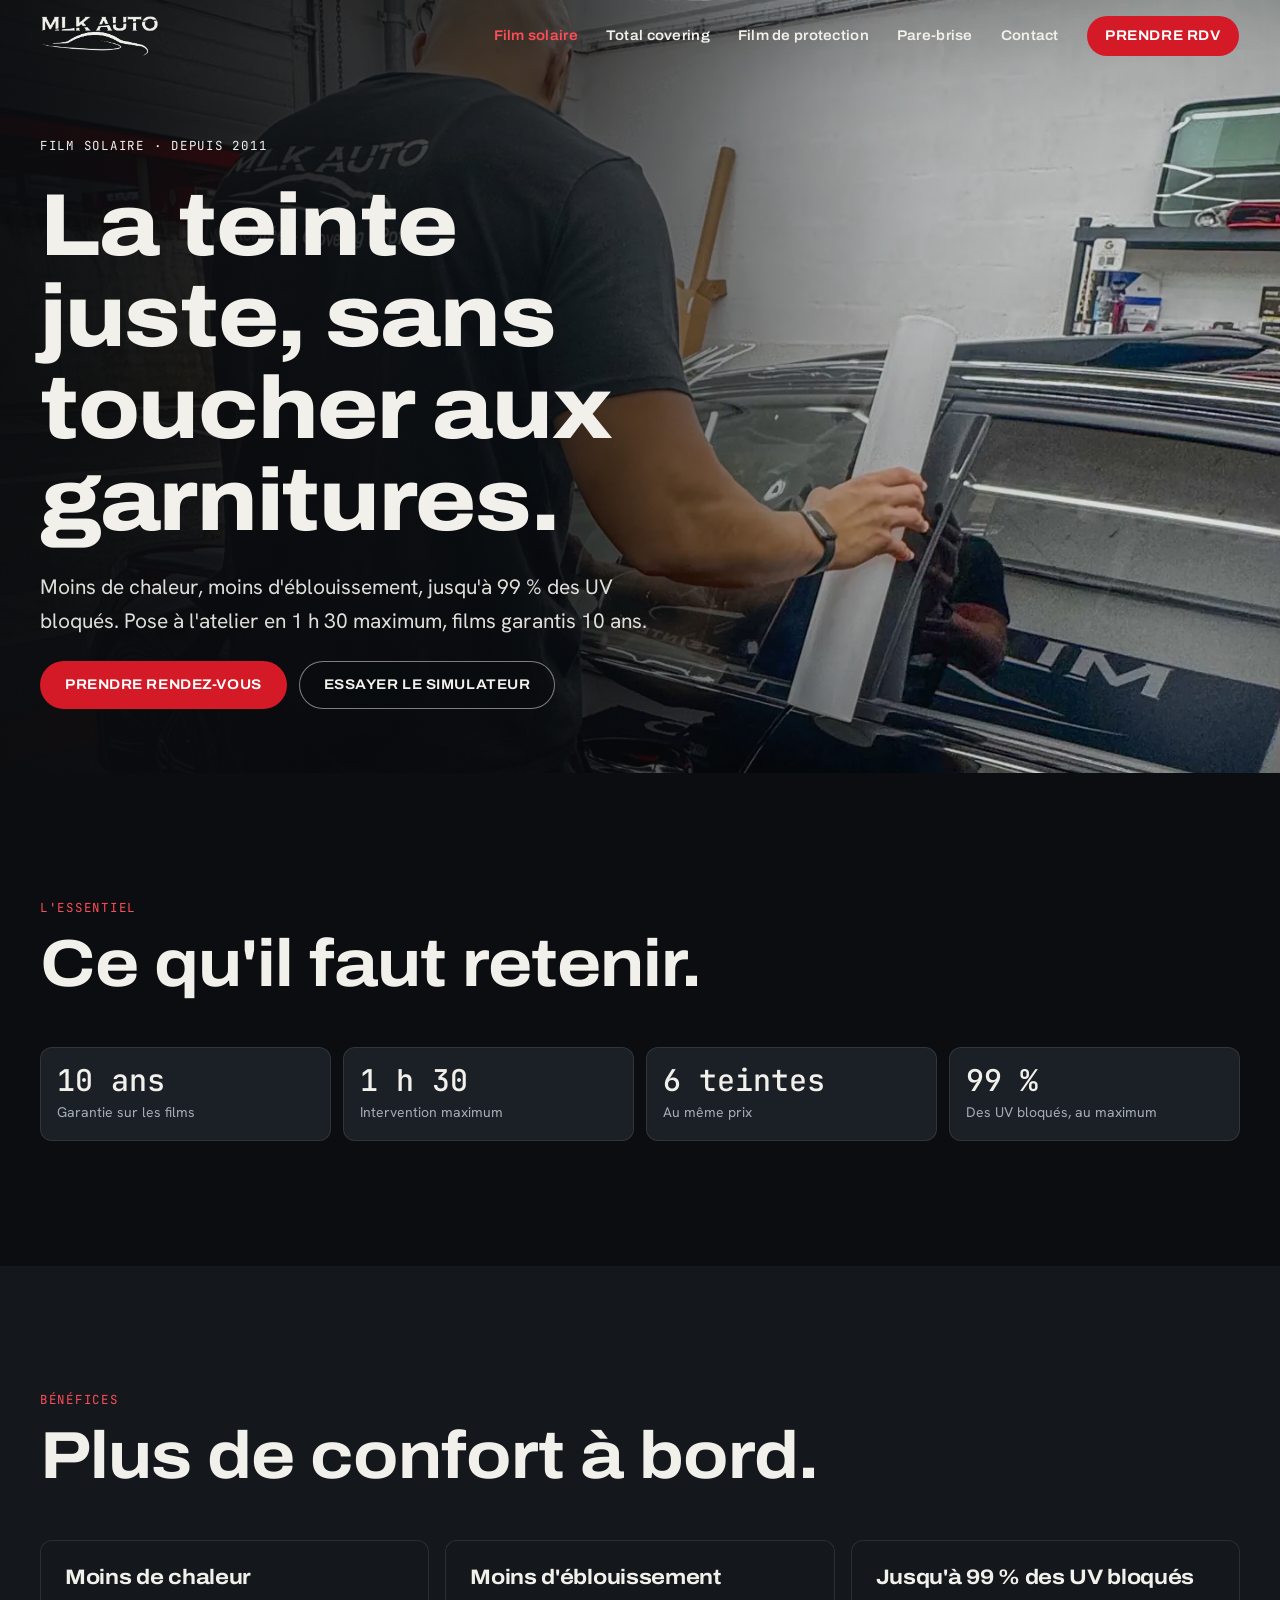
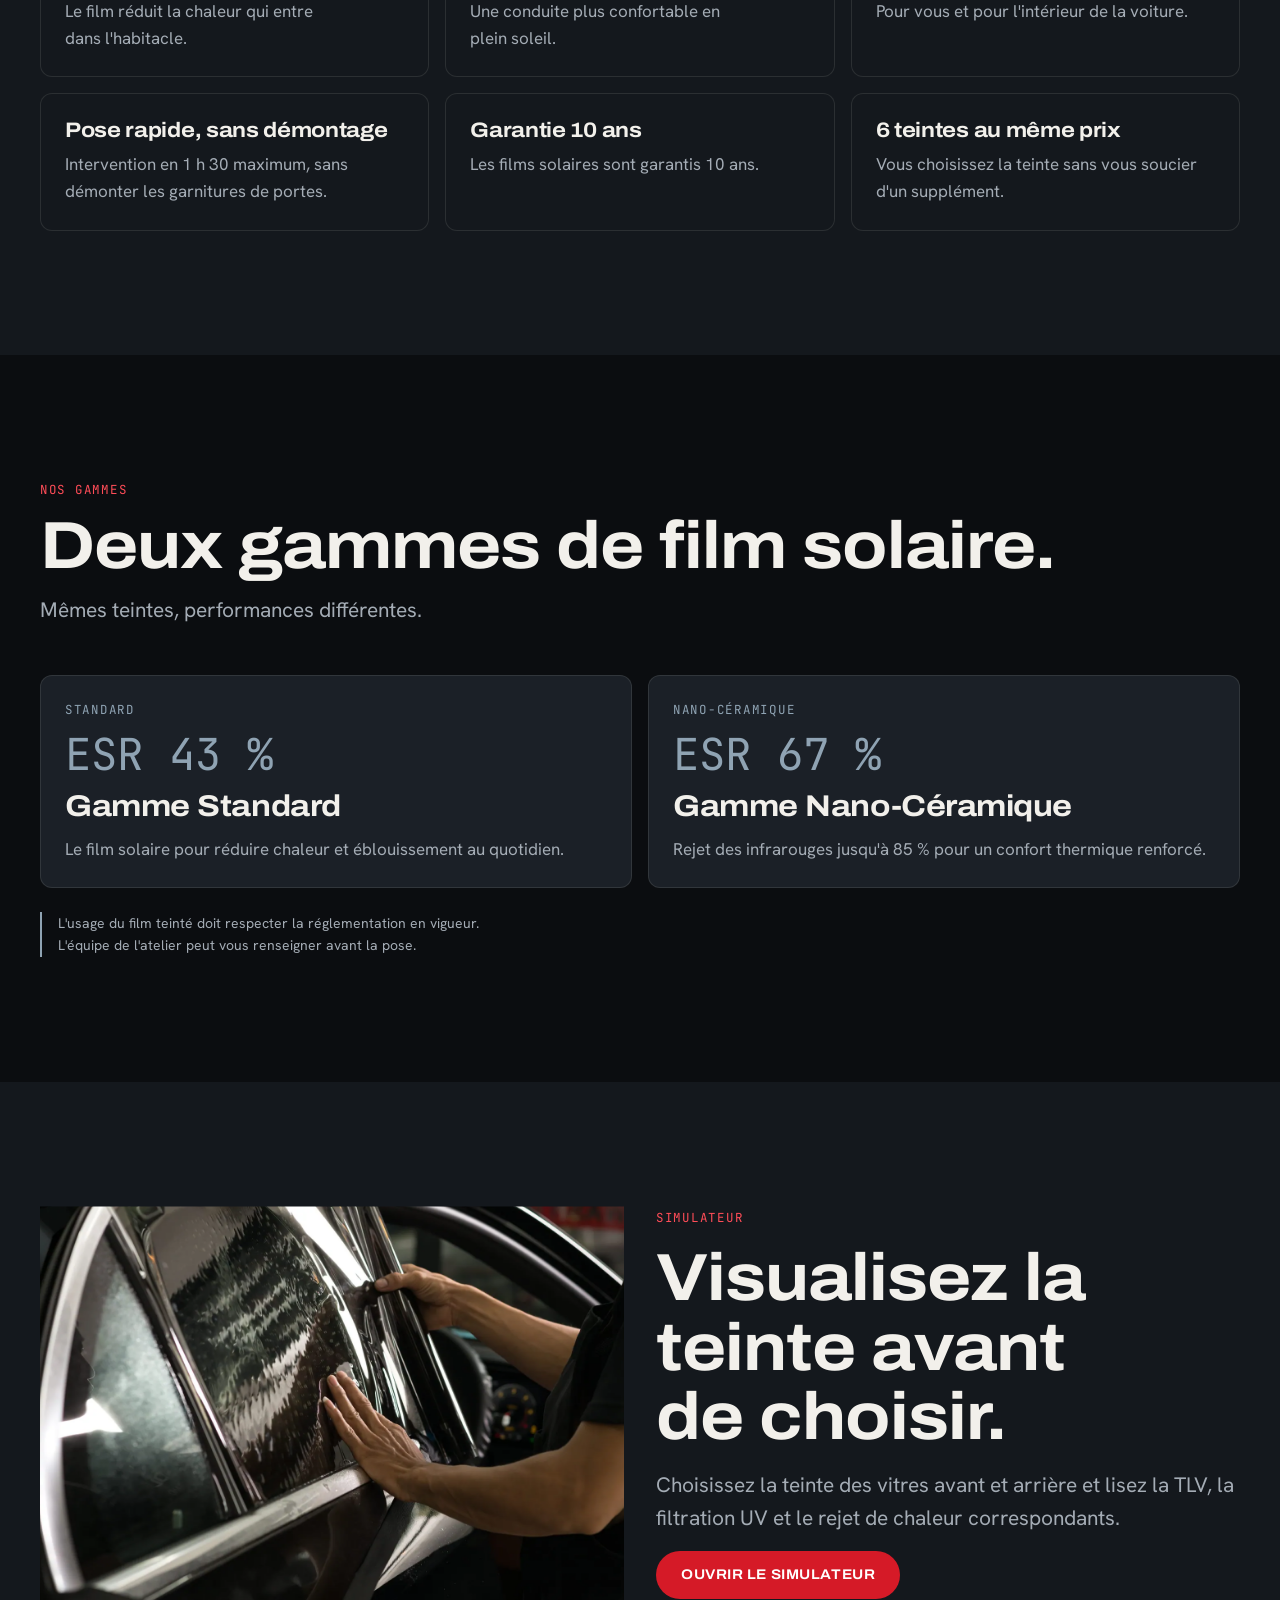
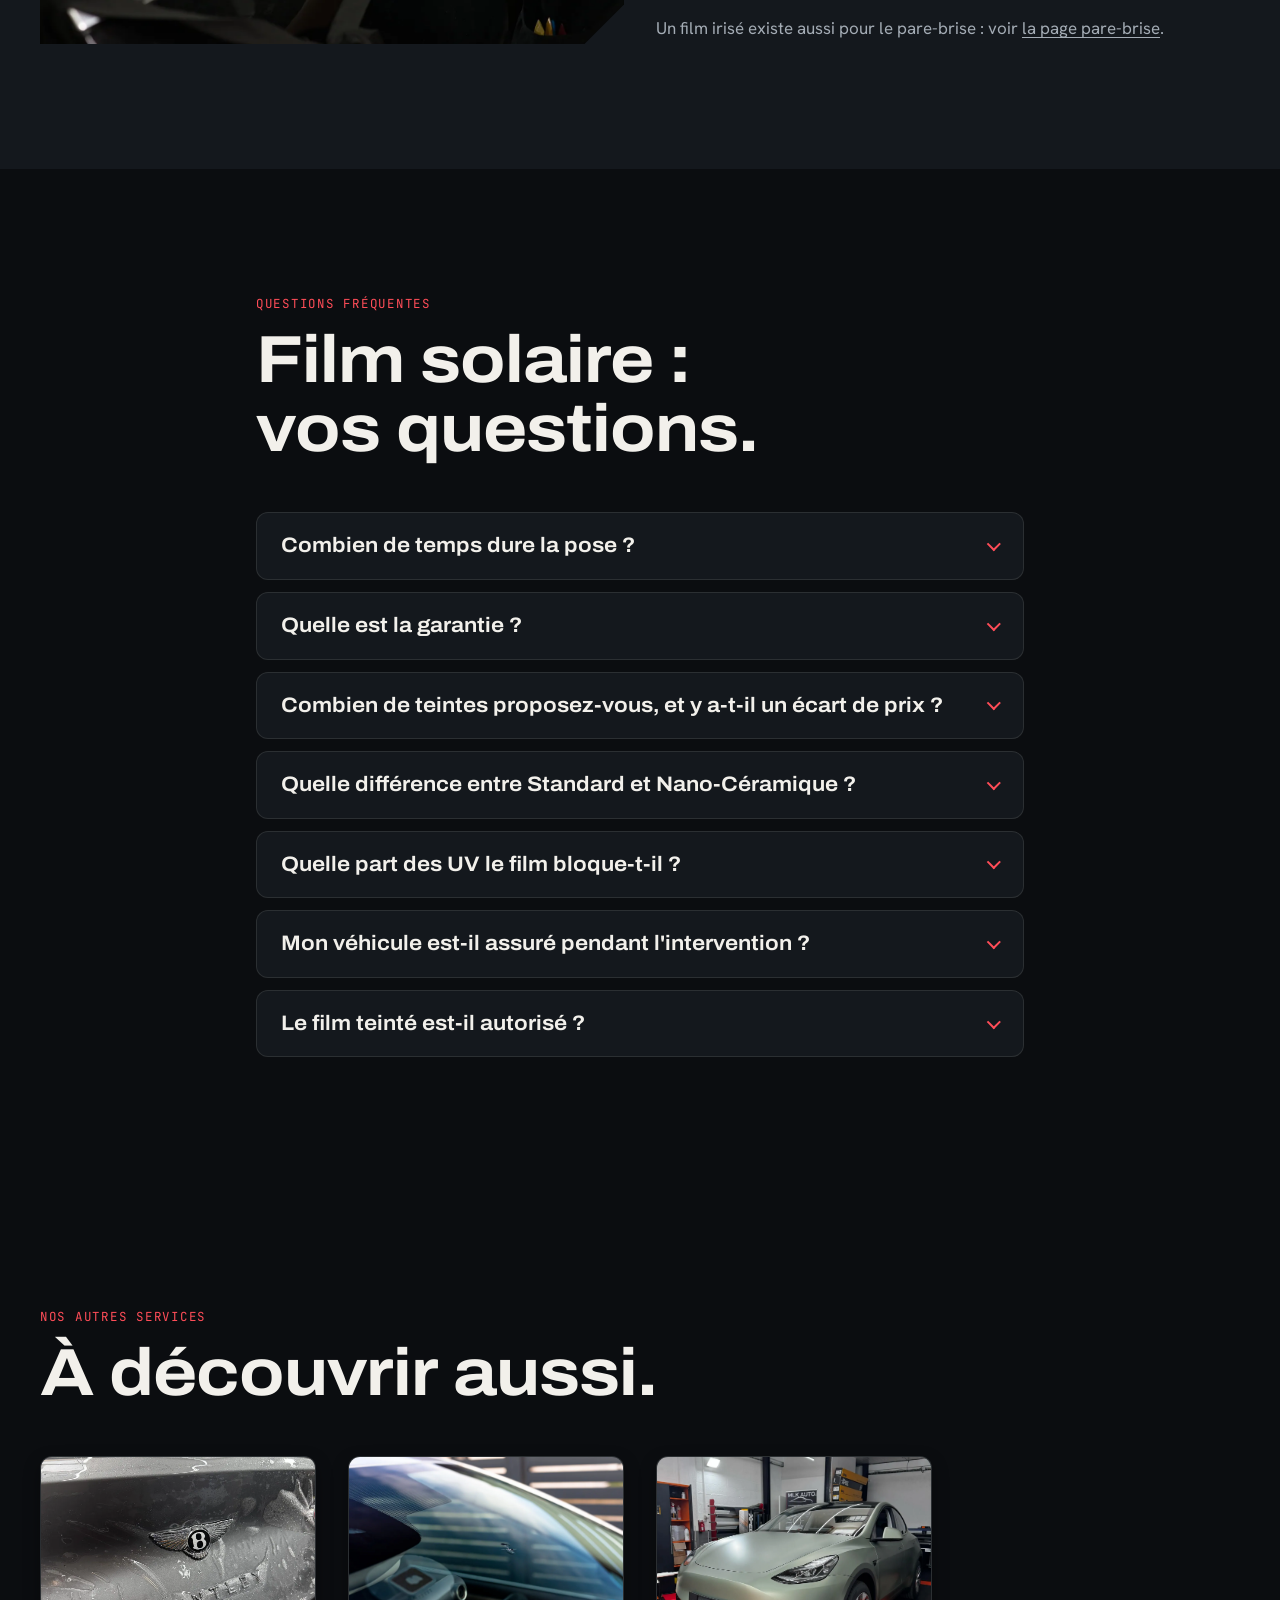
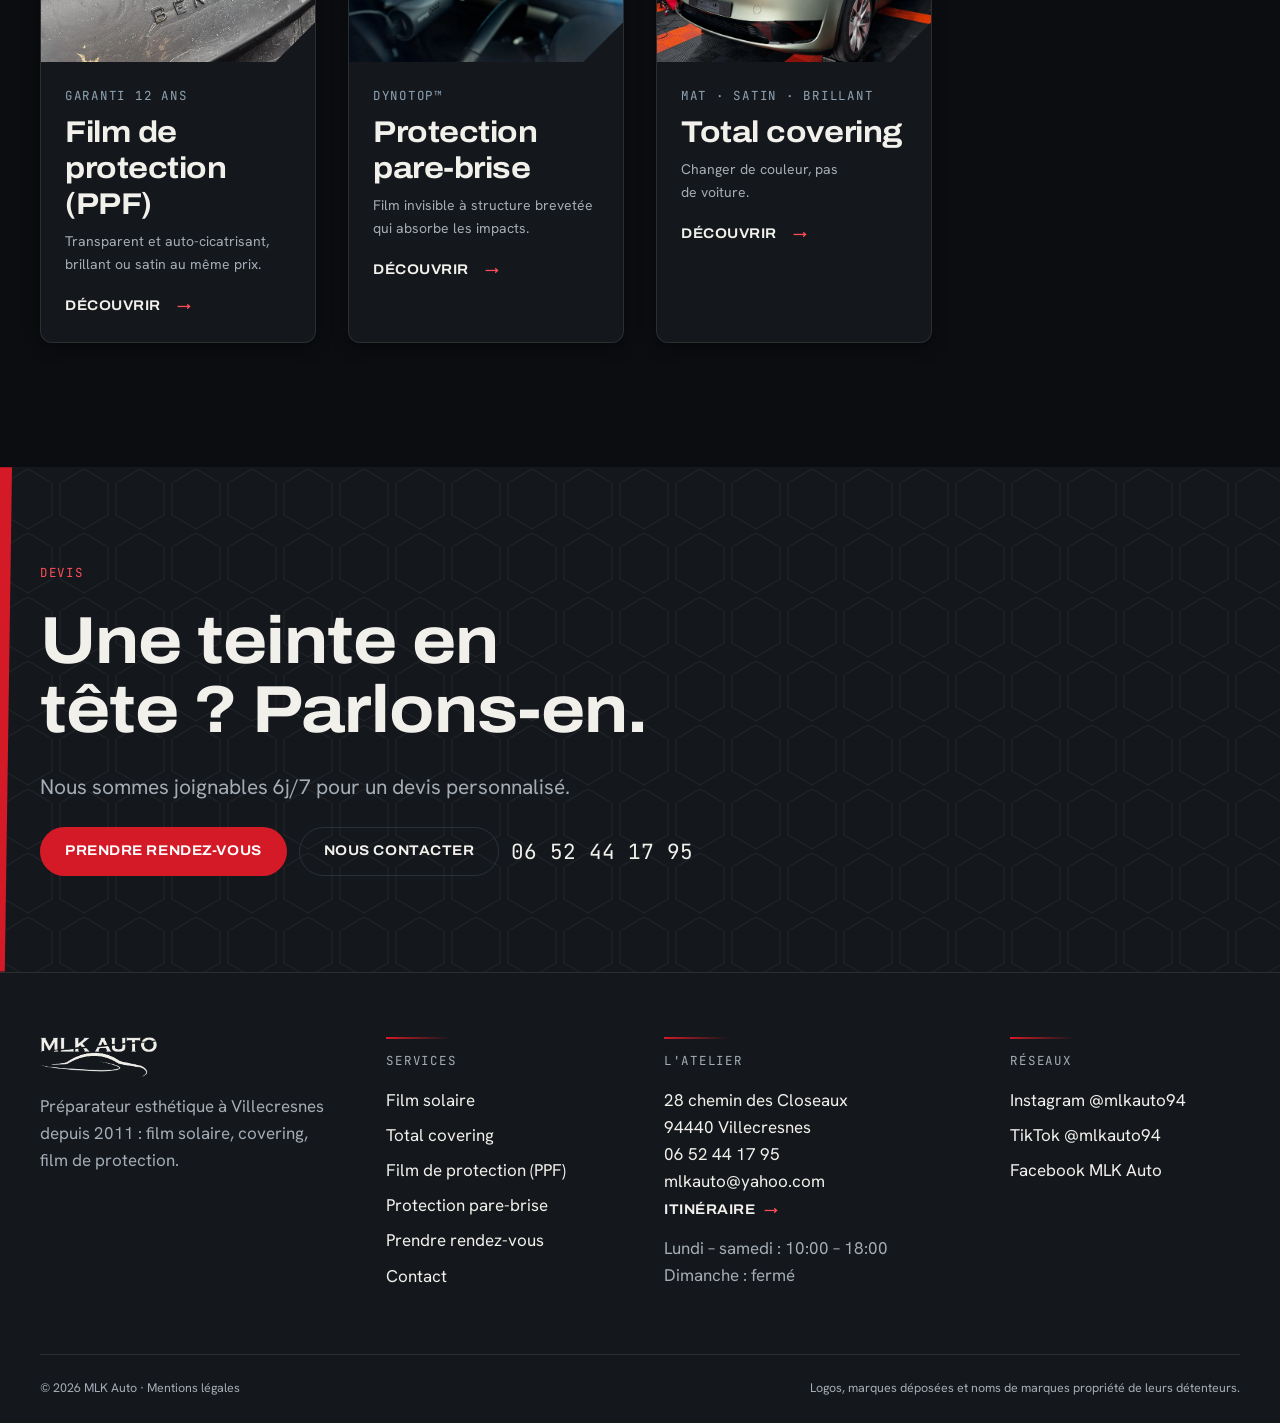
<file: film-solaire/index.html>
<!doctype html>
<html lang="fr">
<head>
  <meta charset="utf-8">
  <meta name="viewport" content="width=device-width, initial-scale=1, viewport-fit=cover">
  <meta name="robots" content="noindex,nofollow">
  <title>Film solaire auto à Villecresnes · garantie 10 ans</title>
  <meta name="description" content="Film solaire pour vitres de voiture à Villecresnes : moins de chaleur et d'éblouissement, pose en 1 h 30 maximum, garantie 10 ans.">
  <meta name="theme-color" content="#0b0d10">
  <meta property="og:type" content="website">
  <meta property="og:site_name" content="MLK Auto">
  <meta property="og:locale" content="fr_FR">
  <meta name="twitter:card" content="summary_large_image">
  <meta property="og:title" content="Film solaire auto à Villecresnes · garantie 10 ans">
  <meta property="og:description" content="Film solaire pour vitres de voiture à Villecresnes : moins de chaleur et d'éblouissement, pose en 1 h 30 maximum, garantie 10 ans.">
  <meta property="og:image" content="https://mlkauto.vercel.app/assets/img/og-default.jpg">
  <meta property="og:image:type" content="image/jpeg">
  <meta property="og:image:width" content="1200">
  <meta property="og:image:height" content="630">
  <meta property="og:image:alt" content="Lamborghini Urus en covering mat dégradé dans l'atelier MLK Auto. Film solaire, covering, PPF à Villecresnes">
  <meta name="twitter:title" content="Film solaire auto à Villecresnes · garantie 10 ans">
  <meta name="twitter:description" content="Film solaire pour vitres de voiture à Villecresnes : moins de chaleur et d'éblouissement, pose en 1 h 30 maximum, garantie 10 ans.">
  <meta name="twitter:image" content="https://mlkauto.vercel.app/assets/img/og-default.jpg">
  <link rel="icon" href="/assets/logo/favicon-32.png" type="image/png" sizes="32x32">
  <link rel="icon" href="/assets/logo/favicon-16.png" type="image/png" sizes="16x16">
  <link rel="apple-touch-icon" href="/assets/logo/apple-touch-icon.png">
  <link rel="preconnect" href="https://fonts.googleapis.com">
  <link rel="preconnect" href="https://fonts.gstatic.com" crossorigin>
  <link rel="stylesheet" href="https://fonts.googleapis.com/css2?family=Archivo:wdth,wght@100..125,500..900&family=Hanken+Grotesk:wght@400..700&family=JetBrains+Mono:wght@400;500&display=swap">
  <link rel="stylesheet" href="/assets/css/tokens.css">
  <link rel="stylesheet" href="/assets/css/base.css">
  <link rel="stylesheet" href="/assets/css/site.css">
</head>
<body>
<a class="skip-link" href="#main">Aller au contenu</a>
<header class="site-header">
  <div class="site-header__bar">
    <a class="brand" href="/" aria-label="MLK Auto, accueil"><img src="/assets/logo/mlk-auto-logo-bone.png" width="117" height="40" alt="MLK Auto"></a>
    <nav id="site-nav" class="nav" aria-label="Navigation principale">
      <ul class="nav__list" role="list">
        <li><a class="nav__link" href="/film-solaire/" aria-current="page">Film solaire</a></li>
        <li><a class="nav__link" href="/total-covering/">Total covering</a></li>
        <li><a class="nav__link" href="/film-de-protection/">Film de protection</a></li>
        <li><a class="nav__link" href="/protection-pare-brise/">Pare-brise</a></li>
        <li><a class="nav__link" href="/contact/">Contact</a></li>
      </ul>
      <a class="btn btn--sm nav__cta" href="/prendre-rdv/">Prendre RDV</a>
    </nav>
    <button class="nav__toggle" type="button" aria-expanded="false" aria-controls="site-nav" aria-label="Ouvrir le menu"><span class="nav__toggle-bars" aria-hidden="true"></span></button>
  </div>
</header>

<main id="main">
  
  <section class="hero hero--page photo-veil" aria-labelledby="hero-title" style="--focus-pos: 50% 45%">
    <picture class="hero__media"><img src="/assets/img/site/2024_02_IMG_0392_jpg.webp" width="1440" height="989" fetchpriority="high" alt="Technicien de dos, t-shirt MLK Auto, posant un rouleau de film sur la vitre d'un véhicule"></picture>
    <div class="hero__sweep" aria-hidden="true"></div>
    <div class="container hero__inner">
      <p class="eyebrow">Film solaire · depuis 2011</p>
      <h1 id="hero-title">La teinte juste, sans toucher aux garnitures.</h1>
      <p class="lead">Moins de chaleur, moins d'éblouissement, jusqu'à 99 % des UV bloqués. Pose à l'atelier en 1 h 30 maximum, films garantis 10 ans.</p>
      <div class="cluster">
        <a class="btn" href="/prendre-rdv/">Prendre rendez-vous</a>
        <a class="btn btn--ghost" href="/film-solaire/simulateur/">Essayer le simulateur</a>
      </div>
    </div>
  </section>

  <section class="section" aria-labelledby="chiffres-title">
    <div class="container">
      <div class="section-head reveal"><p class="eyebrow">L'essentiel</p><h2 id="chiffres-title">Ce qu'il faut retenir.</h2></div>
      <ul class="figures" role="list">
        <li class="reveal"><b>10 ans</b><span>Garantie sur les films</span></li>
        <li class="reveal" style="--i:1"><b>1 h 30</b><span>Intervention maximum</span></li>
        <li class="reveal" style="--i:2"><b>6 teintes</b><span>Au même prix</span></li>
        <li class="reveal" style="--i:3"><b>99 %</b><span>Des UV bloqués, au maximum</span></li>
      </ul>
    </div>
  </section>

  <section class="section section--alt" aria-labelledby="benef-title">
    <div class="container">
      <div class="section-head reveal"><p class="eyebrow">Bénéfices</p><h2 id="benef-title">Plus de confort à bord.</h2></div>
      <div class="contact-grid">
        <div class="info-card reveal" style="--i:0"><h3>Moins de chaleur</h3><p class="muted">Le film réduit la chaleur qui entre dans l'habitacle.</p></div>
        <div class="info-card reveal" style="--i:1"><h3>Moins d'éblouissement</h3><p class="muted">Une conduite plus confortable en plein soleil.</p></div>
        <div class="info-card reveal" style="--i:2"><h3>Jusqu'à 99 % des UV bloqués</h3><p class="muted">Pour vous et pour l'intérieur de la voiture.</p></div>
        <div class="info-card reveal" style="--i:0"><h3>Pose rapide, sans démontage</h3><p class="muted">Intervention en 1 h 30 maximum, sans démonter les garnitures de portes.</p></div>
        <div class="info-card reveal" style="--i:1"><h3>Garantie 10 ans</h3><p class="muted">Les films solaires sont garantis 10 ans.</p></div>
        <div class="info-card reveal" style="--i:2"><h3>6 teintes au même prix</h3><p class="muted">Vous choisissez la teinte sans vous soucier d'un supplément.</p></div>
      </div>
    </div>
  </section>

  <section class="section" aria-labelledby="gammes-title">
    <div class="container">
      <div class="section-head reveal"><p class="eyebrow">Nos gammes</p><h2 id="gammes-title">Deux gammes de film solaire.</h2><p class="lead">Mêmes teintes, performances différentes.</p></div>
      <div class="trust">
        <div class="gamme reveal"><span class="service-card__spec">Standard</span><span class="gamme__num">ESR 43 %</span><h3>Gamme Standard</h3><p>Le film solaire pour réduire chaleur et éblouissement au quotidien.</p></div>
        <div class="gamme reveal" style="--i:1"><span class="service-card__spec">Nano-Céramique</span><span class="gamme__num">ESR 67 %</span><h3>Gamme Nano-Céramique</h3><p>Rejet des infrarouges jusqu'à 85 % pour un confort thermique renforcé.</p></div>
      </div>
      <p class="legal-note">L'usage du film teinté doit respecter la réglementation en vigueur. L'équipe de l'atelier peut vous renseigner avant la pose.</p>
    </div>
  </section>

  <section class="section section--alt" aria-labelledby="sim-title">
    <div class="container pages-a-split" style="align-items:center">
      <!-- Illustration stock AdobeStock (licence commerciale), pas le travail de MLK -->
      <div class="why__media film-edge reveal"><img src="/assets/img/site/2022_06_AdobeStock_122448486-scaled.webp" width="1600" height="1068" loading="lazy" alt="Mains posant un film teinté noir sur une vitre latérale, vue de l'intérieur"></div>
      <div class="reveal" style="display:grid;gap:var(--s-4);justify-items:start">
        <p class="eyebrow">Simulateur</p>
        <h2 id="sim-title">Visualisez la teinte avant de choisir.</h2>
        <p class="lead">Choisissez la teinte des vitres avant et arrière et lisez la TLV, la filtration UV et le rejet de chaleur correspondants.</p>
        <a class="btn" href="/film-solaire/simulateur/">Ouvrir le simulateur</a>
        <p class="muted">Un film irisé existe aussi pour le pare-brise : voir <a href="/protection-pare-brise/">la page pare-brise</a>.</p>
      </div>
    </div>
  </section>

  <section class="section" id="faq" aria-labelledby="faq-title">
    <div class="container--narrow">
      <div class="section-head reveal"><p class="eyebrow">Questions fréquentes</p><h2 id="faq-title">Film solaire : vos questions.</h2></div>
      <div class="faq">
        <details class="faq__item"><summary>Combien de temps dure la pose ?</summary><div class="faq__body"><div class="faq__inner"><p>L'intervention dure 1 h 30 maximum, sans démontage des garnitures de portes.</p></div></div></details>
        <details class="faq__item"><summary>Quelle est la garantie ?</summary><div class="faq__body"><div class="faq__inner"><p>Les films solaires sont garantis 10 ans.</p></div></div></details>
        <details class="faq__item"><summary>Combien de teintes proposez-vous, et y a-t-il un écart de prix ?</summary><div class="faq__body"><div class="faq__inner"><p>Six teintes, toutes au même prix.</p></div></div></details>
        <details class="faq__item"><summary>Quelle différence entre Standard et Nano-Céramique ?</summary><div class="faq__body"><div class="faq__inner"><p>La gamme Standard affiche un ESR de 43 %. La gamme Nano-Céramique atteint un ESR de 67 % et un rejet infrarouge jusqu'à 85 %.</p></div></div></details>
        <details class="faq__item"><summary>Quelle part des UV le film bloque-t-il ?</summary><div class="faq__body"><div class="faq__inner"><p>Jusqu'à 99 %.</p></div></div></details>
        <details class="faq__item"><summary>Mon véhicule est-il assuré pendant l'intervention ?</summary><div class="faq__body"><div class="faq__inner"><p>Oui, il est couvert par notre assurance professionnelle pendant toute son immobilisation à l'atelier.</p></div></div></details>
        <details class="faq__item"><summary>Le film teinté est-il autorisé ?</summary><div class="faq__body"><div class="faq__inner"><p>L'usage du film teinté doit respecter la réglementation en vigueur. Demandez conseil à l'atelier avant la pose.</p></div></div></details>
      </div>
    </div>
  </section>
  <!-- ===== LIENS CROISES ===== -->
  <section class="section" aria-labelledby="cross-title">
    <div class="container">
      <div class="section-head reveal"><p class="eyebrow">Nos autres services</p><h2 id="cross-title">À découvrir aussi.</h2></div>
      <div class="auto-grid">
        <a class="service-card reveal" style="--i:1" href="/film-de-protection/"><span class="service-card__media film-edge"><img src="/assets/img/site/2024_05_IMG_1732-2-scaled.webp" width="1080" height="1440" loading="lazy" style="object-position:50% 45%" alt="Film PPF transparent en cours de pose sur l'arrière d'une Bentley grise"></span><span class="service-card__body"><span class="service-card__spec">Garanti 12 ans</span><h3>Film de protection (PPF)</h3><p>Transparent et auto-cicatrisant, brillant ou satin au même prix.</p><span class="service-card__more link-arrow">Découvrir</span></span></a>
        <!-- Illustration stock AdobeStock (licence commerciale), pas le travail de MLK -->
        <a class="service-card reveal" style="--i:2" href="/protection-pare-brise/"><span class="service-card__media film-edge"><img src="/assets/img/site/2022_06_AdobeStock_427932220-scaled.webp" width="1600" height="1068" loading="lazy" alt="Pare-brise présentant un impact de gravillon"></span><span class="service-card__body"><span class="service-card__spec">DynoTop™</span><h3>Protection pare-brise</h3><p>Film invisible à structure brevetée qui absorbe les impacts.</p><span class="service-card__more link-arrow">Découvrir</span></span></a>
        <a class="service-card reveal" style="--i:3" href="/total-covering/"><span class="service-card__media film-edge"><img src="/assets/img/insta/emb_03_C7NKe04IdCG.webp" width="1440" height="1440" loading="lazy" alt="Tesla Model Y en covering vert sauge satiné dans l'atelier MLK Auto"></span><span class="service-card__body"><span class="service-card__spec">Mat · satin · brillant</span><h3>Total covering</h3><p>Changer de couleur, pas de voiture.</p><span class="service-card__more link-arrow">Découvrir</span></span></a>
      </div>
    </div>
  </section>

  <section class="cta hex-bg" aria-labelledby="cta-title">
    <div class="container cta__inner">
      <p class="eyebrow">Devis</p>
      <h2 id="cta-title">Une teinte en tête ? Parlons-en.</h2>
      <p class="lead">Nous sommes joignables 6j/7 pour un devis personnalisé.</p>
      <div class="cluster">
        <a class="btn" href="/prendre-rdv/">Prendre rendez-vous</a>
        <a class="btn btn--ghost" href="/contact/">Nous contacter</a>
        <a class="cta__tel" href="tel:+33652441795">06 52 44 17 95</a>
      </div>
    </div>
  </section>
</main>

<footer class="site-footer">
  <div class="container">
    <div class="site-footer__grid">
      <div class="site-footer__brand">
        <img src="/assets/logo/mlk-auto-logo-bone.png" width="117" height="40" alt="MLK Auto" loading="lazy">
        <p>Préparateur esthétique à Villecresnes depuis 2011 : film solaire, covering, film de protection.</p>
      </div>
      <nav aria-label="Services">
        <hr class="film-rule"><span class="site-footer__title">Services</span>
        <ul role="list">
          <li><a href="/film-solaire/">Film solaire</a></li>
          <li><a href="/total-covering/">Total covering</a></li>
          <li><a href="/film-de-protection/">Film de protection (PPF)</a></li>
          <li><a href="/protection-pare-brise/">Protection pare-brise</a></li>
          <li><a href="/prendre-rdv/">Prendre rendez-vous</a></li>
          <li><a href="/contact/">Contact</a></li>
        </ul>
      </nav>
      <div>
        <hr class="film-rule"><span class="site-footer__title">L'atelier</span>
        <address>
          28 chemin des Closeaux<br>94440 Villecresnes<br>
          <a href="tel:+33652441795">06 52 44 17 95</a><br>
          <a href="mailto:mlkauto@yahoo.com">mlkauto@yahoo.com</a>
        </address>
        <p class="muted" style="margin-top:var(--s-3)">Lundi – samedi : 10:00 – 18:00<br>Dimanche : fermé</p>
      </div>
      <div>
        <hr class="film-rule"><span class="site-footer__title">Réseaux</span>
        <ul role="list">
          <li><a href="https://www.instagram.com/mlkauto94/" rel="noopener" target="_blank">Instagram @mlkauto94</a></li>
          <li><a href="https://www.tiktok.com/@mlkauto94" rel="noopener" target="_blank">TikTok @mlkauto94</a></li>
          <li><a href="https://www.facebook.com/mlkautoVitreTeintee" rel="noopener" target="_blank">Facebook MLK Auto</a></li>
        </ul>
      </div>
    </div>
    <div class="site-footer__legal">
      <p>© 2026 MLK Auto · <a href="/mentions-legales/">Mentions légales</a></p>
      <p>Logos, marques déposées et noms de marques propriété de leurs détenteurs.</p>
    </div>
  </div>
</footer>
<a class="fab-call" href="tel:+33652441795" aria-label="Appeler MLK Auto">
  <svg viewBox="0 0 24 24" fill="currentColor" aria-hidden="true"><path d="M6.6 10.8a15.1 15.1 0 0 0 6.6 6.6l2.2-2.2a1 1 0 0 1 1-.25c1.1.37 2.3.57 3.6.57a1 1 0 0 1 1 1V20a1 1 0 0 1-1 1A17 17 0 0 1 3 4a1 1 0 0 1 1-1h3.5a1 1 0 0 1 1 1c0 1.25.2 2.45.57 3.6a1 1 0 0 1-.25 1z"/></svg>
</a>
<script src="/assets/js/app.js" defer></script>
<script src="/assets/js/mobile.js" defer></script>
</body>
</html>
</file>
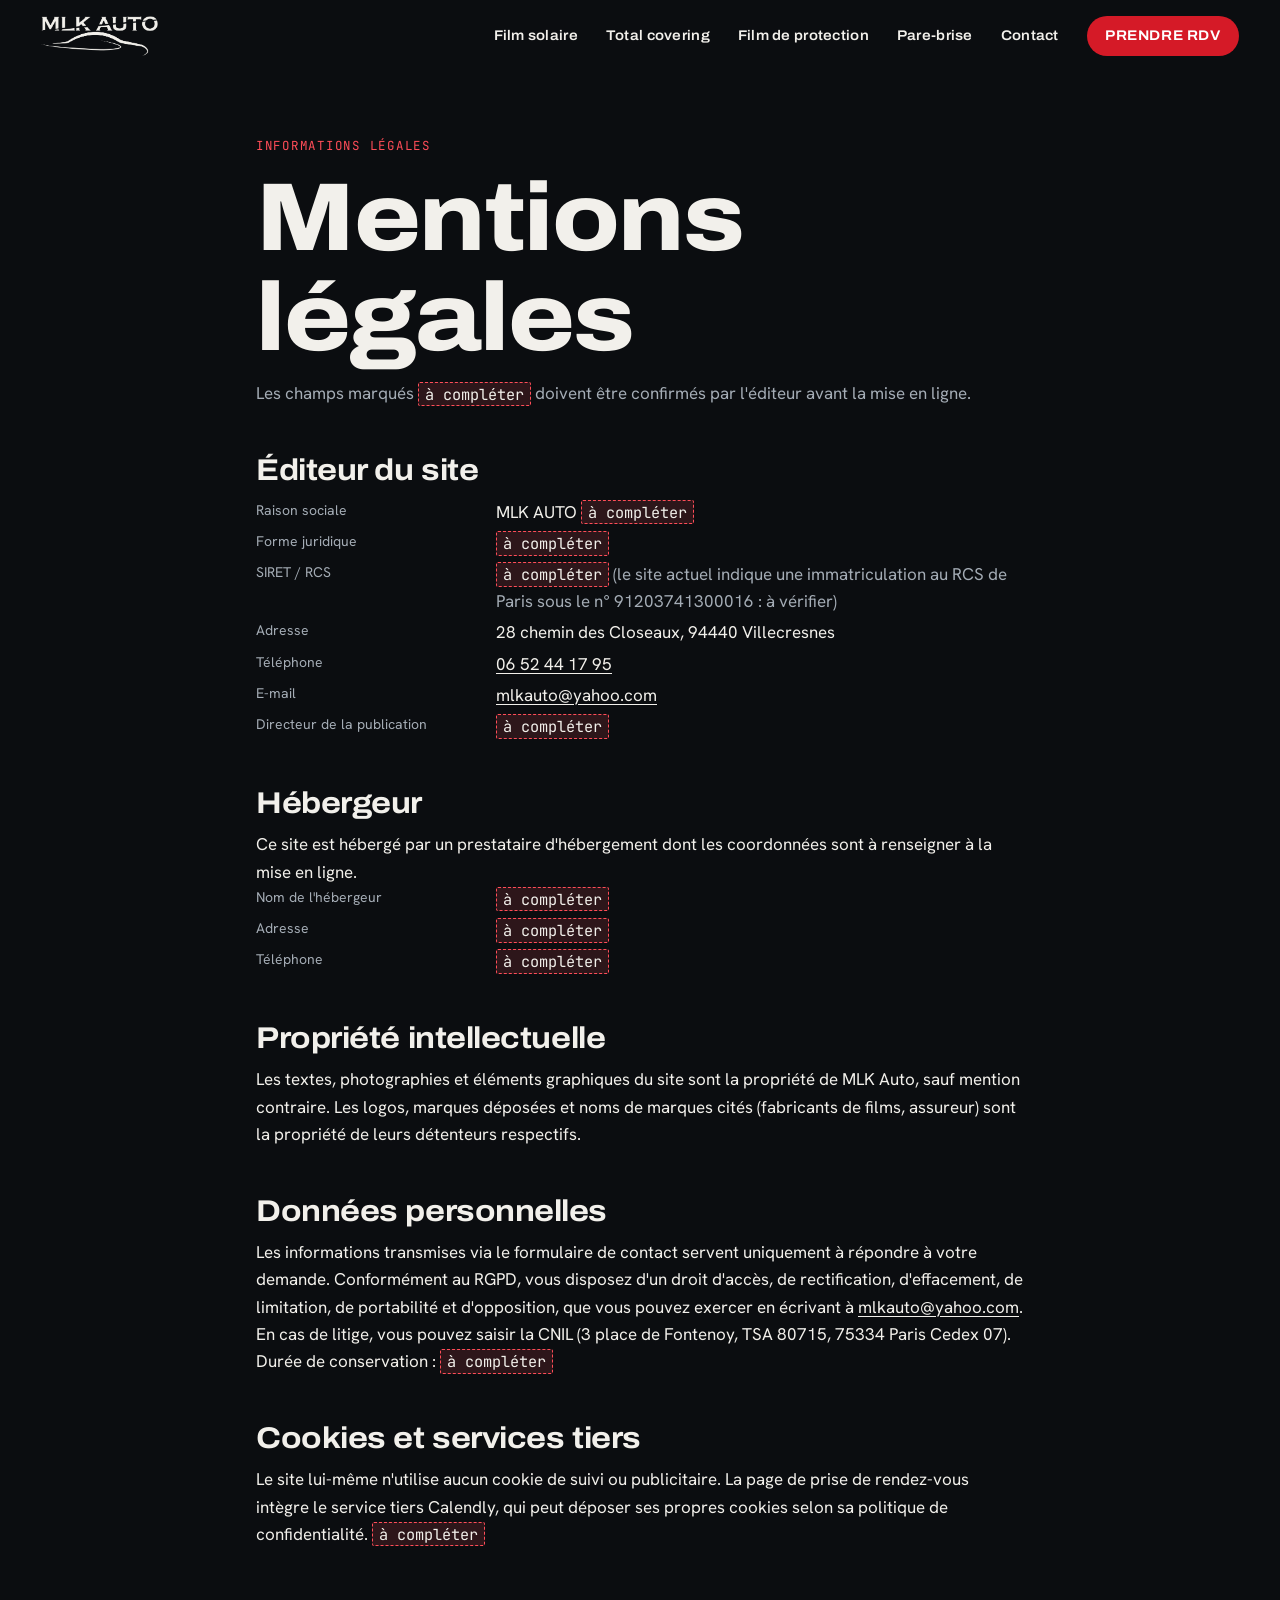
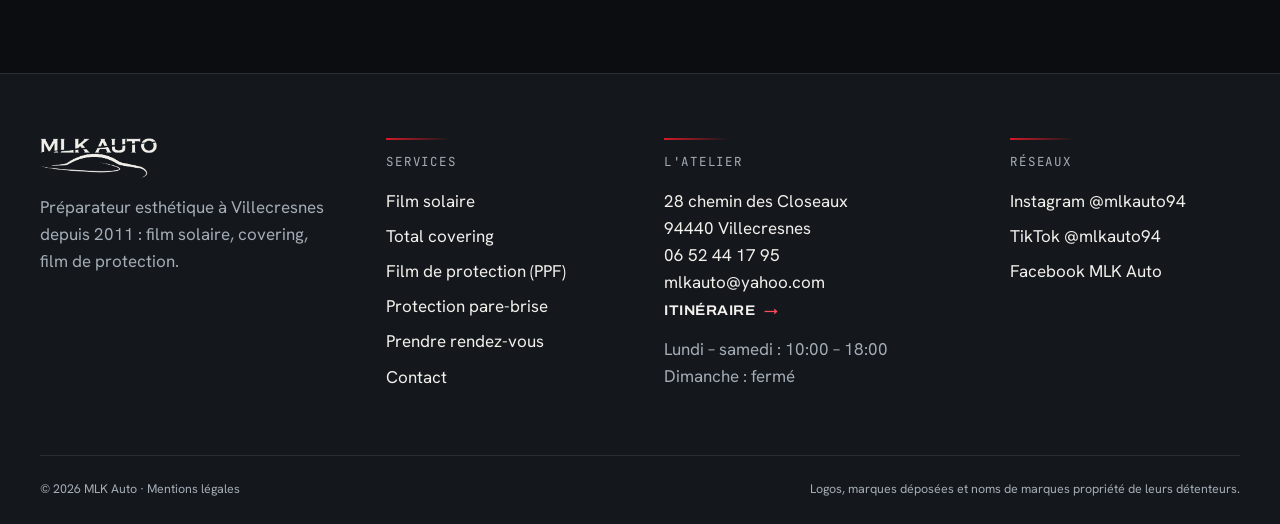
<file: mentions-legales/index.html>
<!doctype html>
<html lang="fr">
<head>
  <meta charset="utf-8">
  <meta name="viewport" content="width=device-width, initial-scale=1, viewport-fit=cover">
  <meta name="robots" content="noindex,nofollow">
  <title>Mentions légales · MLK Auto</title>
  <meta name="description" content="Mentions légales du site MLK Auto : éditeur, hébergeur, données personnelles, cookies.">
  <meta name="theme-color" content="#0b0d10">
  <meta property="og:type" content="website">
  <meta property="og:site_name" content="MLK Auto">
  <meta property="og:locale" content="fr_FR">
  <meta name="twitter:card" content="summary_large_image">
  <meta property="og:title" content="Mentions légales · MLK Auto">
  <meta property="og:description" content="Mentions légales du site MLK Auto : éditeur, hébergeur, données personnelles, cookies.">
  <meta property="og:image" content="https://mlkauto.vercel.app/assets/img/og-default.jpg">
  <meta property="og:image:type" content="image/jpeg">
  <meta property="og:image:width" content="1200">
  <meta property="og:image:height" content="630">
  <meta property="og:image:alt" content="Lamborghini Urus en covering mat dégradé dans l'atelier MLK Auto. Film solaire, covering, PPF à Villecresnes">
  <meta name="twitter:title" content="Mentions légales · MLK Auto">
  <meta name="twitter:description" content="Mentions légales du site MLK Auto : éditeur, hébergeur, données personnelles, cookies.">
  <meta name="twitter:image" content="https://mlkauto.vercel.app/assets/img/og-default.jpg">
  <link rel="icon" href="/assets/logo/favicon-32.png" type="image/png" sizes="32x32">
  <link rel="icon" href="/assets/logo/favicon-16.png" type="image/png" sizes="16x16">
  <link rel="apple-touch-icon" href="/assets/logo/apple-touch-icon.png">
  <link rel="preconnect" href="https://fonts.googleapis.com">
  <link rel="preconnect" href="https://fonts.gstatic.com" crossorigin>
  <link rel="stylesheet" href="https://fonts.googleapis.com/css2?family=Archivo:wdth,wght@100..125,500..900&family=Hanken+Grotesk:wght@400..700&family=JetBrains+Mono:wght@400;500&display=swap">
  <link rel="stylesheet" href="/assets/css/tokens.css">
  <link rel="stylesheet" href="/assets/css/base.css">
  <link rel="stylesheet" href="/assets/css/site.css">
</head>
<body>
<a class="skip-link" href="#main">Aller au contenu</a>
<header class="site-header">
  <div class="site-header__bar">
    <a class="brand" href="/" aria-label="MLK Auto, accueil"><img src="/assets/logo/mlk-auto-logo-bone.png" width="117" height="40" alt="MLK Auto"></a>
    <nav id="site-nav" class="nav" aria-label="Navigation principale">
      <ul class="nav__list" role="list">
        <li><a class="nav__link" href="/film-solaire/">Film solaire</a></li>
        <li><a class="nav__link" href="/total-covering/">Total covering</a></li>
        <li><a class="nav__link" href="/film-de-protection/">Film de protection</a></li>
        <li><a class="nav__link" href="/protection-pare-brise/">Pare-brise</a></li>
        <li><a class="nav__link" href="/contact/">Contact</a></li>
      </ul>
      <a class="btn btn--sm nav__cta" href="/prendre-rdv/">Prendre RDV</a>
    </nav>
    <button class="nav__toggle" type="button" aria-expanded="false" aria-controls="site-nav" aria-label="Ouvrir le menu"><span class="nav__toggle-bars" aria-hidden="true"></span></button>
  </div>
</header>

<main id="main">
  <section class="section page-top" aria-labelledby="ml-title">
    <div class="container container--narrow legal">
      <div class="section-head" style="margin-bottom:0">
        <p class="eyebrow">Informations légales</p>
        <h1 id="ml-title">Mentions légales</h1>
        <p class="muted">Les champs marqués <span class="todo">à compléter</span> doivent être confirmés par l'éditeur avant la mise en ligne.</p>
      </div>
      <section aria-labelledby="ml-editeur">
        <h2 id="ml-editeur">Éditeur du site</h2>
        <dl>
          <dt>Raison sociale</dt><dd>MLK AUTO <span class="todo">à compléter</span></dd>
          <dt>Forme juridique</dt><dd><span class="todo">à compléter</span></dd>
          <dt>SIRET / RCS</dt><dd><span class="todo">à compléter</span> <span class="muted">(le site actuel indique une immatriculation au RCS de Paris sous le n° 91203741300016 : à vérifier)</span></dd>
          <dt>Adresse</dt><dd>28 chemin des Closeaux, 94440 Villecresnes</dd>
          <dt>Téléphone</dt><dd><a href="tel:+33652441795">06 52 44 17 95</a></dd>
          <dt>E-mail</dt><dd><a href="mailto:mlkauto@yahoo.com">mlkauto@yahoo.com</a></dd>
          <dt>Directeur de la publication</dt><dd><span class="todo">à compléter</span></dd>
        </dl>
      </section>
      <section aria-labelledby="ml-host">
        <h2 id="ml-host">Hébergeur</h2>
        <p>Ce site est hébergé par un prestataire d'hébergement dont les coordonnées sont à renseigner à la mise en ligne.</p>
        <dl>
          <dt>Nom de l'hébergeur</dt><dd><span class="todo">à compléter</span></dd>
          <dt>Adresse</dt><dd><span class="todo">à compléter</span></dd>
          <dt>Téléphone</dt><dd><span class="todo">à compléter</span></dd>
        </dl>
      </section>
      <section aria-labelledby="ml-pi">
        <h2 id="ml-pi">Propriété intellectuelle</h2>
        <p>Les textes, photographies et éléments graphiques du site sont la propriété de MLK Auto, sauf mention contraire. Les logos, marques déposées et noms de marques cités (fabricants de films, assureur) sont la propriété de leurs détenteurs respectifs.</p>
      </section>
      <section aria-labelledby="ml-data">
        <h2 id="ml-data">Données personnelles</h2>
        <p>Les informations transmises via le formulaire de contact servent uniquement à répondre à votre demande. Conformément au RGPD, vous disposez d'un droit d'accès, de rectification, d'effacement, de limitation, de portabilité et d'opposition, que vous pouvez exercer en écrivant à <a href="mailto:mlkauto@yahoo.com">mlkauto@yahoo.com</a>. En cas de litige, vous pouvez saisir la CNIL (3 place de Fontenoy, TSA 80715, 75334 Paris Cedex 07). Durée de conservation : <span class="todo">à compléter</span></p>
      </section>
      <section aria-labelledby="ml-cookies">
        <h2 id="ml-cookies">Cookies et services tiers</h2>
        <p>Le site lui-même n'utilise aucun cookie de suivi ou publicitaire. La page de prise de rendez-vous intègre le service tiers Calendly, qui peut déposer ses propres cookies selon sa politique de confidentialité. <span class="todo">à compléter</span></p>
      </section>
    </div>
  </section>
</main>
<footer class="site-footer">
  <div class="container">
    <div class="site-footer__grid">
      <div class="site-footer__brand">
        <img src="/assets/logo/mlk-auto-logo-bone.png" width="117" height="40" alt="MLK Auto" loading="lazy">
        <p>Préparateur esthétique à Villecresnes depuis 2011 : film solaire, covering, film de protection.</p>
      </div>
      <nav aria-label="Services">
        <hr class="film-rule"><span class="site-footer__title">Services</span>
        <ul role="list">
          <li><a href="/film-solaire/">Film solaire</a></li>
          <li><a href="/total-covering/">Total covering</a></li>
          <li><a href="/film-de-protection/">Film de protection (PPF)</a></li>
          <li><a href="/protection-pare-brise/">Protection pare-brise</a></li>
          <li><a href="/prendre-rdv/">Prendre rendez-vous</a></li>
          <li><a href="/contact/">Contact</a></li>
        </ul>
      </nav>
      <div>
        <hr class="film-rule"><span class="site-footer__title">L'atelier</span>
        <address>
          28 chemin des Closeaux<br>94440 Villecresnes<br>
          <a href="tel:+33652441795">06 52 44 17 95</a><br>
          <a href="mailto:mlkauto@yahoo.com">mlkauto@yahoo.com</a>
        </address>
        <p class="muted" style="margin-top:var(--s-3)">Lundi – samedi : 10:00 – 18:00<br>Dimanche : fermé</p>
      </div>
      <div>
        <hr class="film-rule"><span class="site-footer__title">Réseaux</span>
        <ul role="list">
          <li><a href="https://www.instagram.com/mlkauto94/" rel="noopener" target="_blank">Instagram @mlkauto94</a></li>
          <li><a href="https://www.tiktok.com/@mlkauto94" rel="noopener" target="_blank">TikTok @mlkauto94</a></li>
          <li><a href="https://www.facebook.com/mlkautoVitreTeintee" rel="noopener" target="_blank">Facebook MLK Auto</a></li>
        </ul>
      </div>
    </div>
    <div class="site-footer__legal">
      <p>© 2026 MLK Auto · <a href="/mentions-legales/">Mentions légales</a></p>
      <p>Logos, marques déposées et noms de marques propriété de leurs détenteurs.</p>
    </div>
  </div>
</footer>
<a class="fab-call" href="tel:+33652441795" aria-label="Appeler MLK Auto">
  <svg viewBox="0 0 24 24" fill="currentColor" aria-hidden="true"><path d="M6.6 10.8a15.1 15.1 0 0 0 6.6 6.6l2.2-2.2a1 1 0 0 1 1-.25c1.1.37 2.3.57 3.6.57a1 1 0 0 1 1 1V20a1 1 0 0 1-1 1A17 17 0 0 1 3 4a1 1 0 0 1 1-1h3.5a1 1 0 0 1 1 1c0 1.25.2 2.45.57 3.6a1 1 0 0 1-.25 1z"/></svg>
</a>

<script src="/assets/js/app.js" defer></script>
<script src="/assets/js/mobile.js" defer></script>
</body>
</html>
</file>
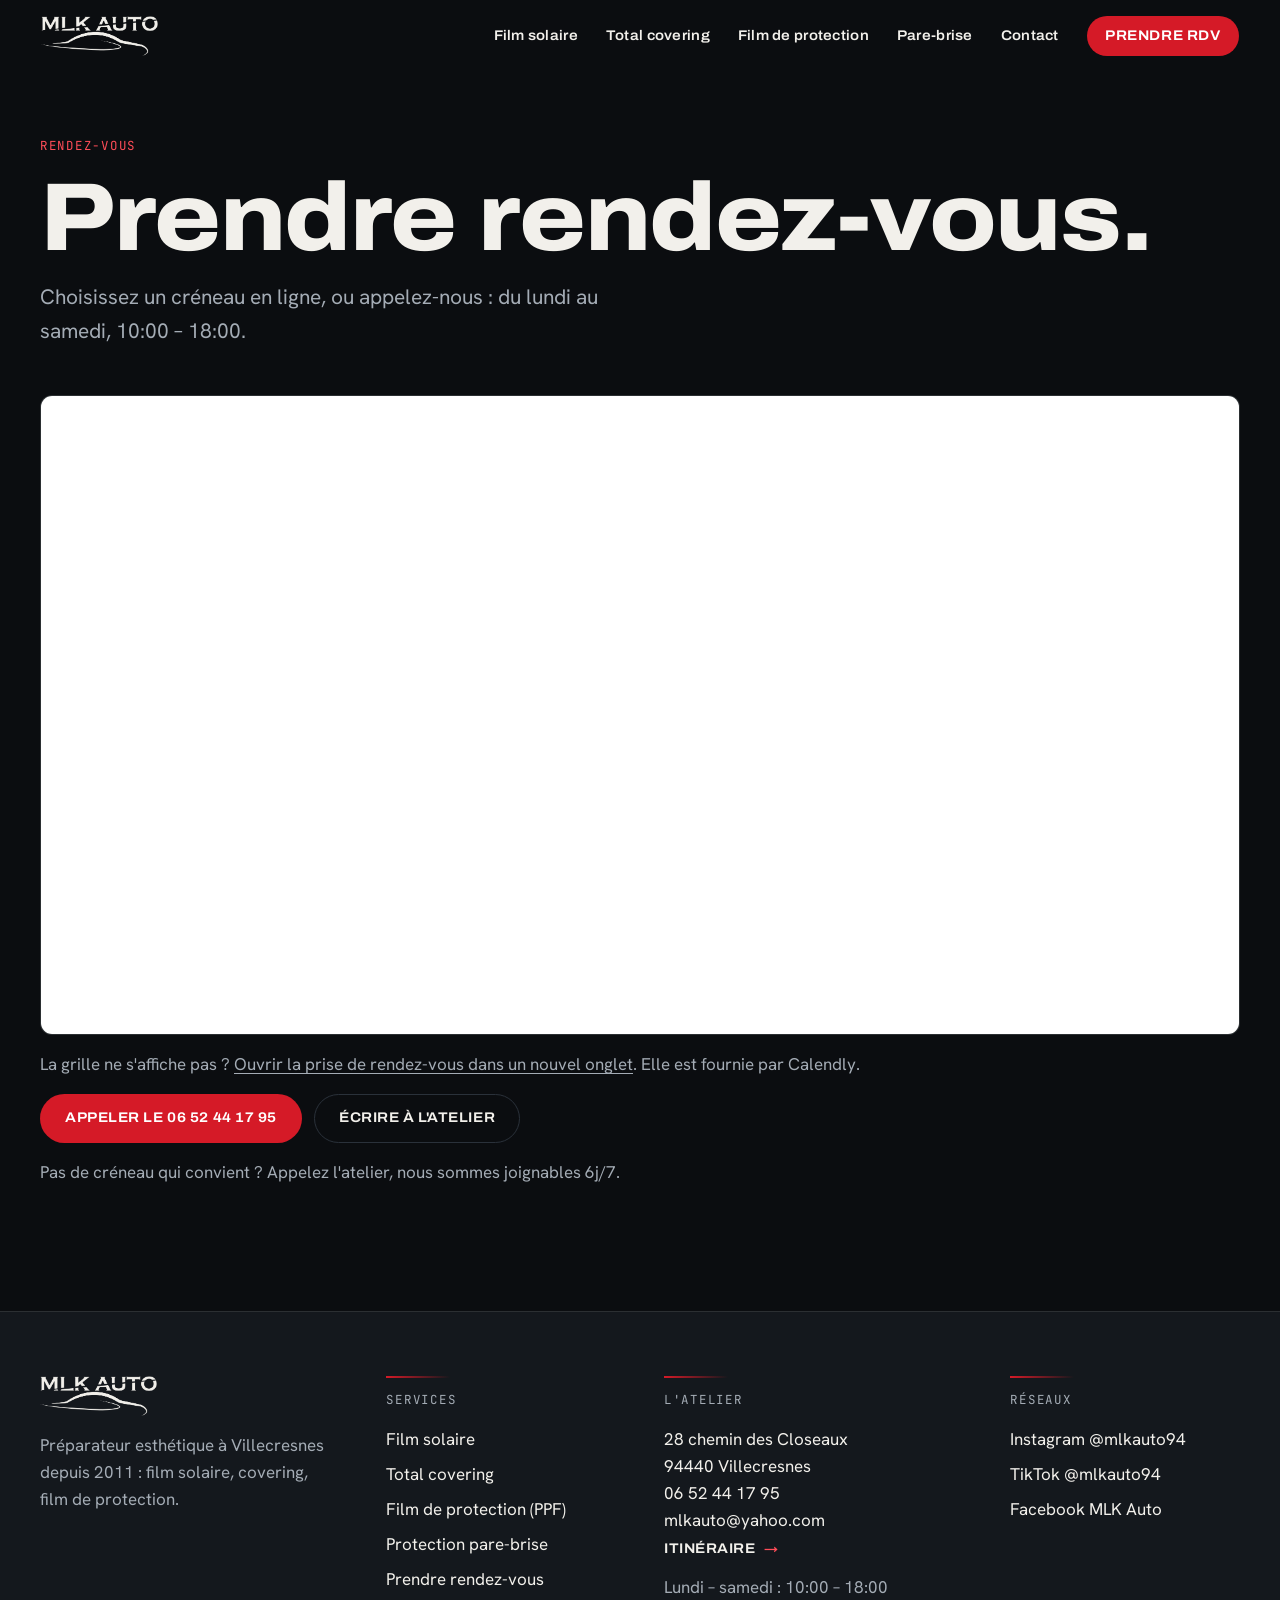
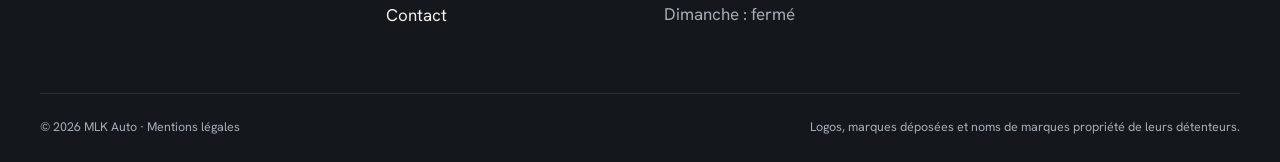
<file: prendre-rdv/index.html>
<!doctype html>
<html lang="fr">
<head>
  <meta charset="utf-8">
  <meta name="viewport" content="width=device-width, initial-scale=1, viewport-fit=cover">
  <meta name="robots" content="noindex,nofollow">
  <title>Prendre rendez-vous · MLK Auto, Villecresnes</title>
  <meta name="description" content="Prenez rendez-vous en ligne avec MLK Auto à Villecresnes, ou appelez l'atelier au 06 52 44 17 95.">
  <meta name="theme-color" content="#0b0d10">
  <meta property="og:type" content="website">
  <meta property="og:site_name" content="MLK Auto">
  <meta property="og:locale" content="fr_FR">
  <meta name="twitter:card" content="summary_large_image">
  <meta property="og:title" content="Prendre rendez-vous · MLK Auto, Villecresnes">
  <meta property="og:description" content="Prenez rendez-vous en ligne avec MLK Auto à Villecresnes, ou appelez l'atelier au 06 52 44 17 95.">
  <meta property="og:image" content="https://mlkauto.vercel.app/assets/img/og-default.jpg">
  <meta property="og:image:type" content="image/jpeg">
  <meta property="og:image:width" content="1200">
  <meta property="og:image:height" content="630">
  <meta property="og:image:alt" content="Lamborghini Urus en covering mat dégradé dans l'atelier MLK Auto. Film solaire, covering, PPF à Villecresnes">
  <meta name="twitter:title" content="Prendre rendez-vous · MLK Auto, Villecresnes">
  <meta name="twitter:description" content="Prenez rendez-vous en ligne avec MLK Auto à Villecresnes, ou appelez l'atelier au 06 52 44 17 95.">
  <meta name="twitter:image" content="https://mlkauto.vercel.app/assets/img/og-default.jpg">
  <link rel="icon" href="/assets/logo/favicon-32.png" type="image/png" sizes="32x32">
  <link rel="icon" href="/assets/logo/favicon-16.png" type="image/png" sizes="16x16">
  <link rel="apple-touch-icon" href="/assets/logo/apple-touch-icon.png">
  <link rel="preconnect" href="https://fonts.googleapis.com">
  <link rel="preconnect" href="https://fonts.gstatic.com" crossorigin>
  <link rel="stylesheet" href="https://fonts.googleapis.com/css2?family=Archivo:wdth,wght@100..125,500..900&family=Hanken+Grotesk:wght@400..700&family=JetBrains+Mono:wght@400;500&display=swap">
  <link rel="stylesheet" href="/assets/css/tokens.css">
  <link rel="stylesheet" href="/assets/css/base.css">
  <link rel="stylesheet" href="/assets/css/site.css">
</head>
<body>
<a class="skip-link" href="#main">Aller au contenu</a>
<header class="site-header">
  <div class="site-header__bar">
    <a class="brand" href="/" aria-label="MLK Auto, accueil"><img src="/assets/logo/mlk-auto-logo-bone.png" width="117" height="40" alt="MLK Auto"></a>
    <nav id="site-nav" class="nav" aria-label="Navigation principale">
      <ul class="nav__list" role="list">
        <li><a class="nav__link" href="/film-solaire/">Film solaire</a></li>
        <li><a class="nav__link" href="/total-covering/">Total covering</a></li>
        <li><a class="nav__link" href="/film-de-protection/">Film de protection</a></li>
        <li><a class="nav__link" href="/protection-pare-brise/">Pare-brise</a></li>
        <li><a class="nav__link" href="/contact/">Contact</a></li>
      </ul>
      <a class="btn btn--sm nav__cta" href="/prendre-rdv/">Prendre RDV</a>
    </nav>
    <button class="nav__toggle" type="button" aria-expanded="false" aria-controls="site-nav" aria-label="Ouvrir le menu"><span class="nav__toggle-bars" aria-hidden="true"></span></button>
  </div>
</header>

<main id="main">
  <section class="section page-top" aria-labelledby="rdv-title">
    <div class="container">
      <div class="section-head">
        <p class="eyebrow">Rendez-vous</p>
        <h1 id="rdv-title">Prendre rendez&#8209;vous.</h1>
        <p class="lead">Choisissez un créneau en ligne, ou appelez-nous : du lundi au samedi, 10:00 – 18:00.</p>
      </div>
      <div class="embed" id="rdv-embed">
        <a class="btn hide-desktop" href="https://calendly.com/mlkauto" target="_blank" rel="noopener">Ouvrir le calendrier en plein écran<span class="sr-only"> (nouvel onglet)</span></a>
        <iframe class="embed__frame" title="Prise de rendez-vous en ligne MLK Auto (Calendly)" src="https://calendly.com/mlkauto" loading="lazy"></iframe>
        <p class="muted">La grille ne s'affiche pas ? <a href="https://calendly.com/mlkauto" target="_blank" rel="noopener">Ouvrir la prise de rendez-vous dans un nouvel onglet</a>. Elle est fournie par Calendly.</p>
        <div class="cluster">
          <a class="btn" href="tel:+33652441795">Appeler le 06 52 44 17 95</a>
          <a class="btn btn--ghost" href="/contact/">Écrire à l'atelier</a>
        </div>
        <p class="muted">Pas de créneau qui convient ? Appelez l'atelier, nous sommes joignables 6j/7.</p>
      </div>
    </div>
  </section>
</main>
<footer class="site-footer">
  <div class="container">
    <div class="site-footer__grid">
      <div class="site-footer__brand">
        <img src="/assets/logo/mlk-auto-logo-bone.png" width="117" height="40" alt="MLK Auto" loading="lazy">
        <p>Préparateur esthétique à Villecresnes depuis 2011 : film solaire, covering, film de protection.</p>
      </div>
      <nav aria-label="Services">
        <hr class="film-rule"><span class="site-footer__title">Services</span>
        <ul role="list">
          <li><a href="/film-solaire/">Film solaire</a></li>
          <li><a href="/total-covering/">Total covering</a></li>
          <li><a href="/film-de-protection/">Film de protection (PPF)</a></li>
          <li><a href="/protection-pare-brise/">Protection pare-brise</a></li>
          <li><a href="/prendre-rdv/">Prendre rendez-vous</a></li>
          <li><a href="/contact/">Contact</a></li>
        </ul>
      </nav>
      <div>
        <hr class="film-rule"><span class="site-footer__title">L'atelier</span>
        <address>
          28 chemin des Closeaux<br>94440 Villecresnes<br>
          <a href="tel:+33652441795">06 52 44 17 95</a><br>
          <a href="mailto:mlkauto@yahoo.com">mlkauto@yahoo.com</a>
        </address>
        <p class="muted" style="margin-top:var(--s-3)">Lundi – samedi : 10:00 – 18:00<br>Dimanche : fermé</p>
      </div>
      <div>
        <hr class="film-rule"><span class="site-footer__title">Réseaux</span>
        <ul role="list">
          <li><a href="https://www.instagram.com/mlkauto94/" rel="noopener" target="_blank">Instagram @mlkauto94</a></li>
          <li><a href="https://www.tiktok.com/@mlkauto94" rel="noopener" target="_blank">TikTok @mlkauto94</a></li>
          <li><a href="https://www.facebook.com/mlkautoVitreTeintee" rel="noopener" target="_blank">Facebook MLK Auto</a></li>
        </ul>
      </div>
    </div>
    <div class="site-footer__legal">
      <p>© 2026 MLK Auto · <a href="/mentions-legales/">Mentions légales</a></p>
      <p>Logos, marques déposées et noms de marques propriété de leurs détenteurs.</p>
    </div>
  </div>
</footer>
<a class="fab-call" href="tel:+33652441795" aria-label="Appeler MLK Auto">
  <svg viewBox="0 0 24 24" fill="currentColor" aria-hidden="true"><path d="M6.6 10.8a15.1 15.1 0 0 0 6.6 6.6l2.2-2.2a1 1 0 0 1 1-.25c1.1.37 2.3.57 3.6.57a1 1 0 0 1 1 1V20a1 1 0 0 1-1 1A17 17 0 0 1 3 4a1 1 0 0 1 1-1h3.5a1 1 0 0 1 1 1c0 1.25.2 2.45.57 3.6a1 1 0 0 1-.25 1z"/></svg>
</a>

<script src="/assets/js/app.js" defer></script>
<script src="/assets/js/mobile.js" defer></script>
</body>
</html>
</file>
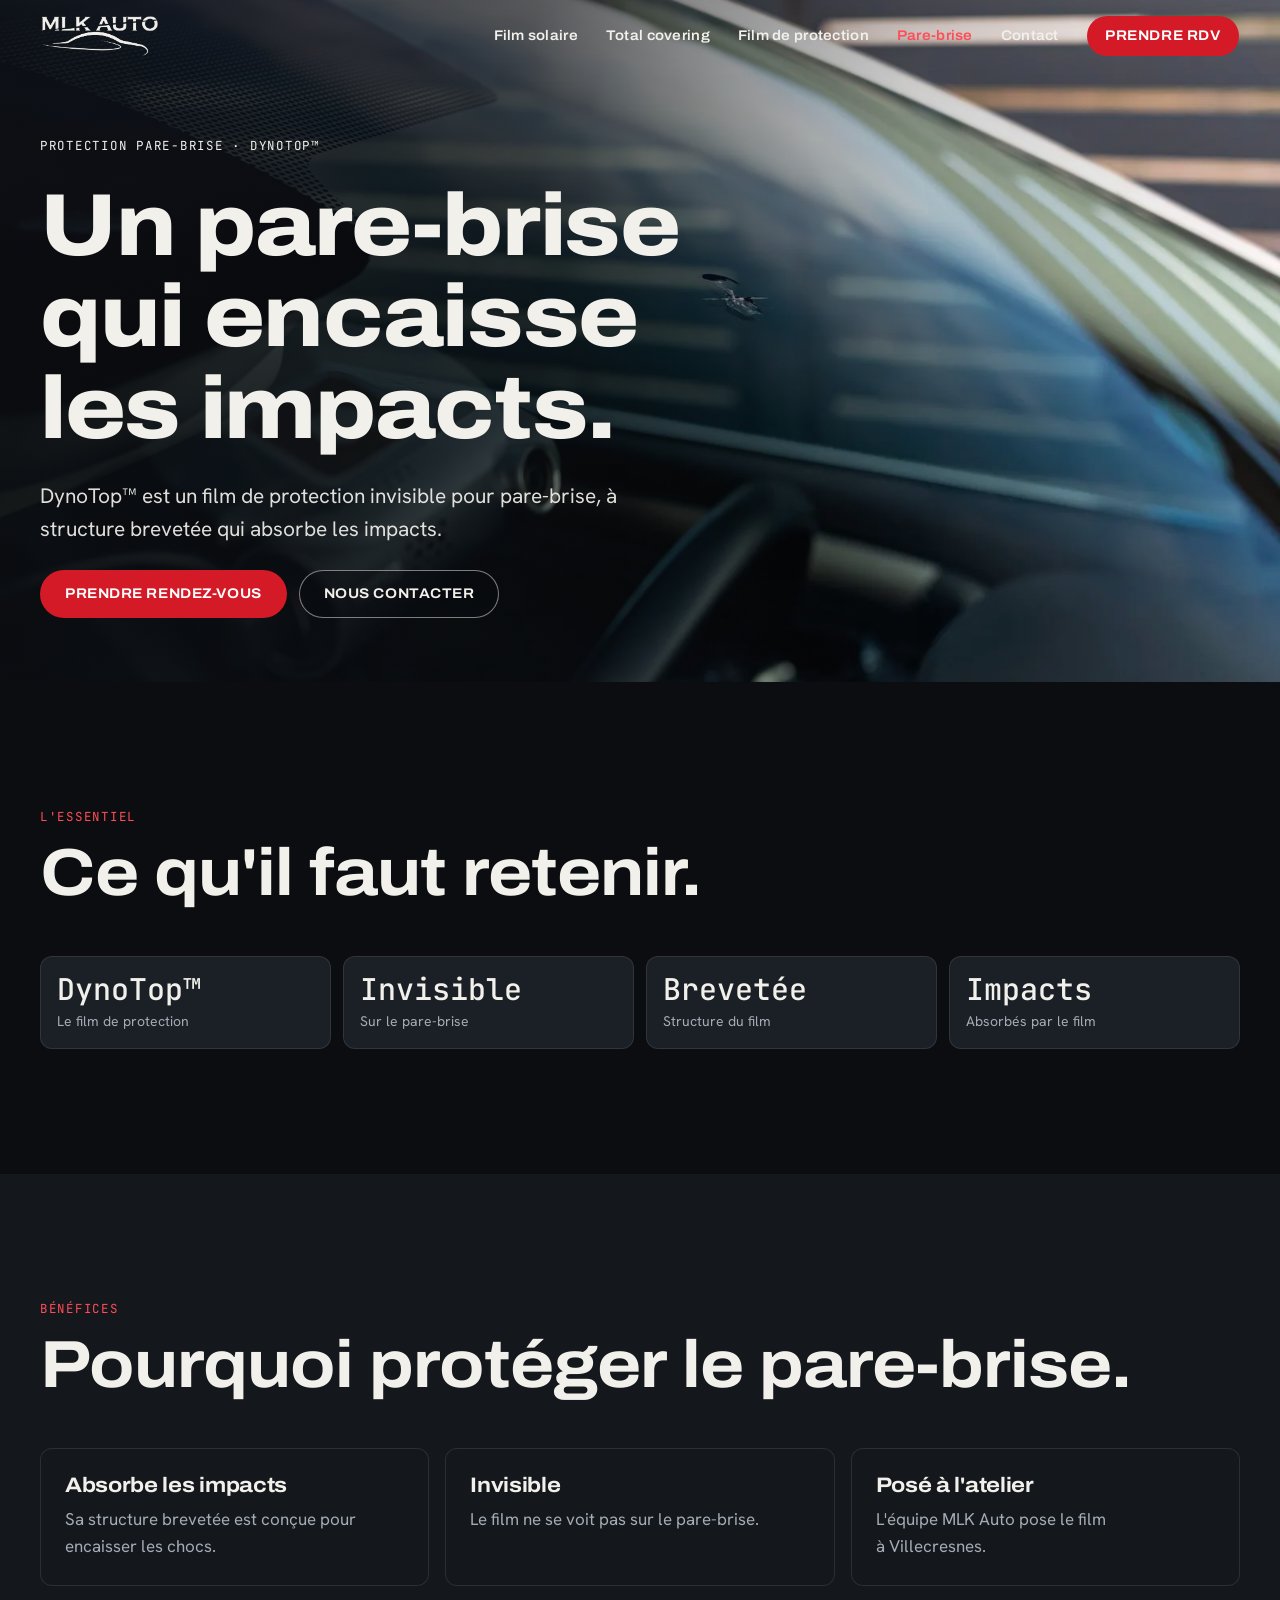
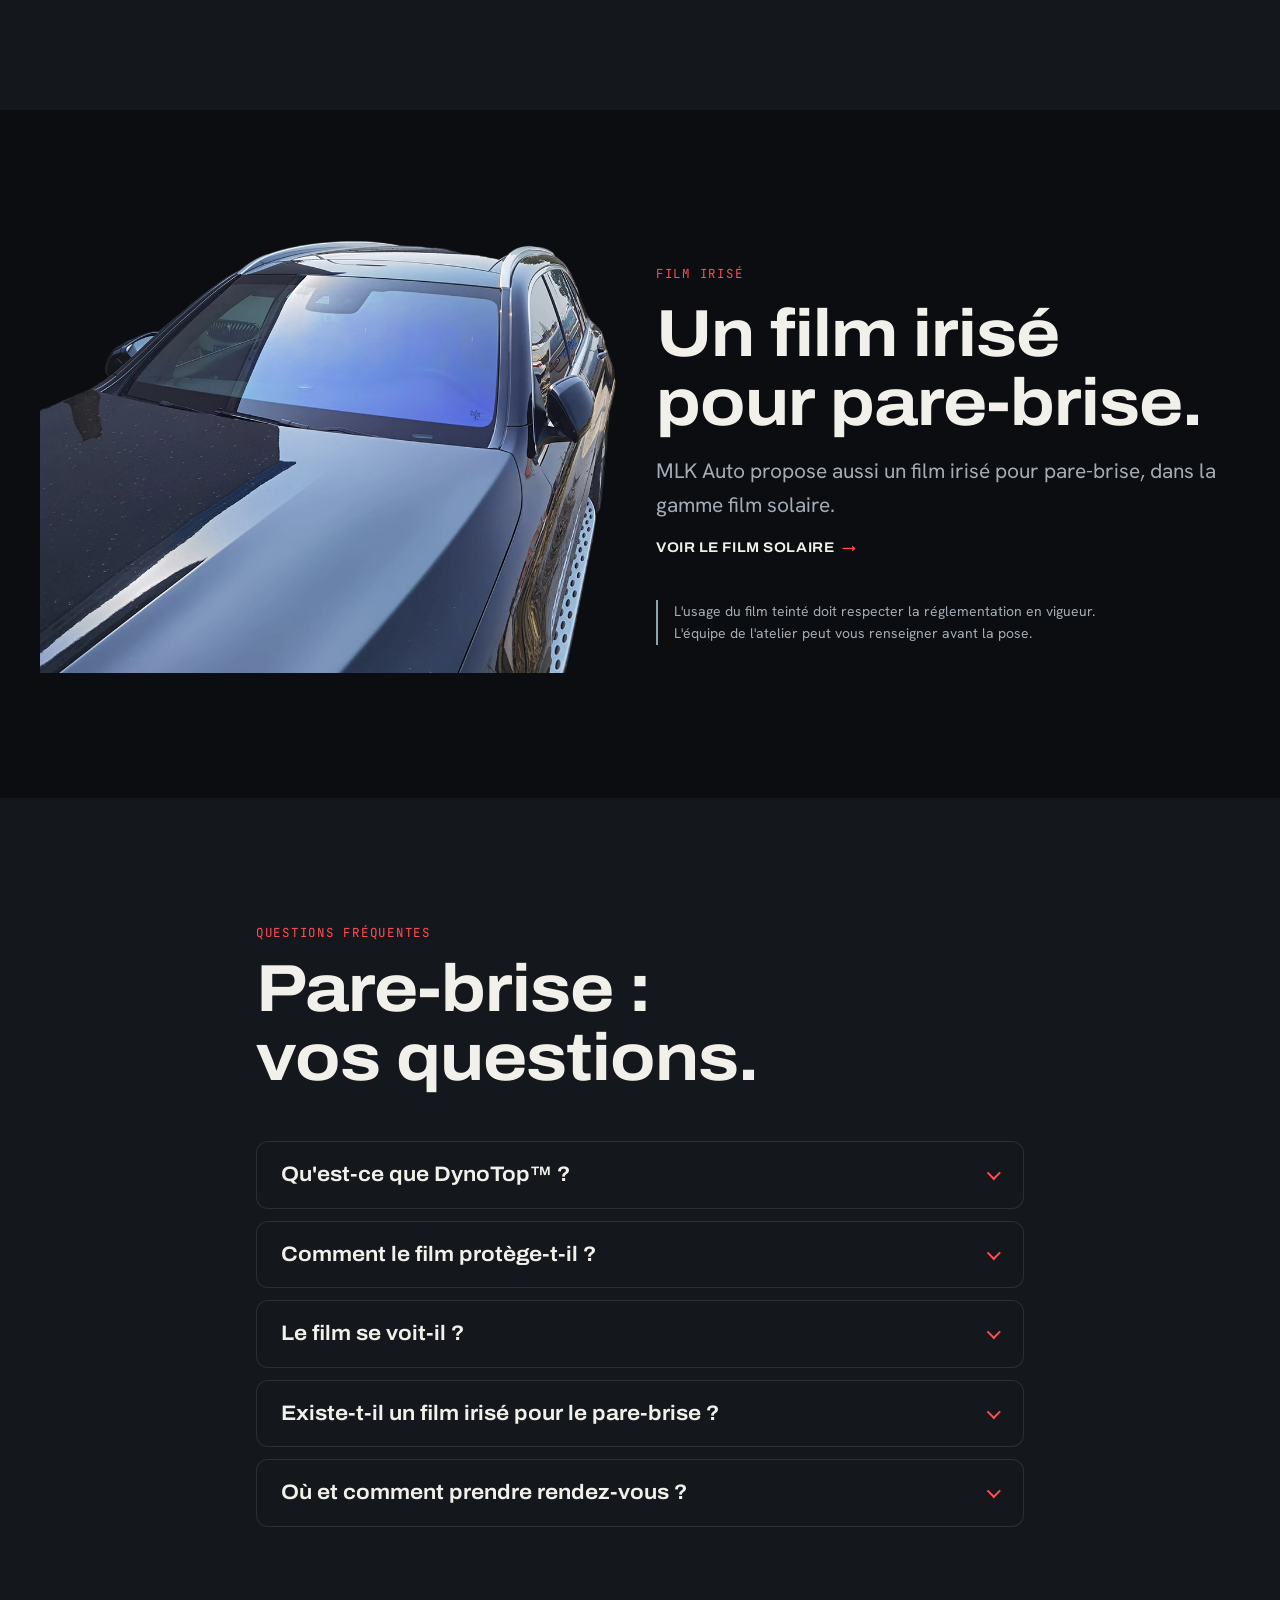
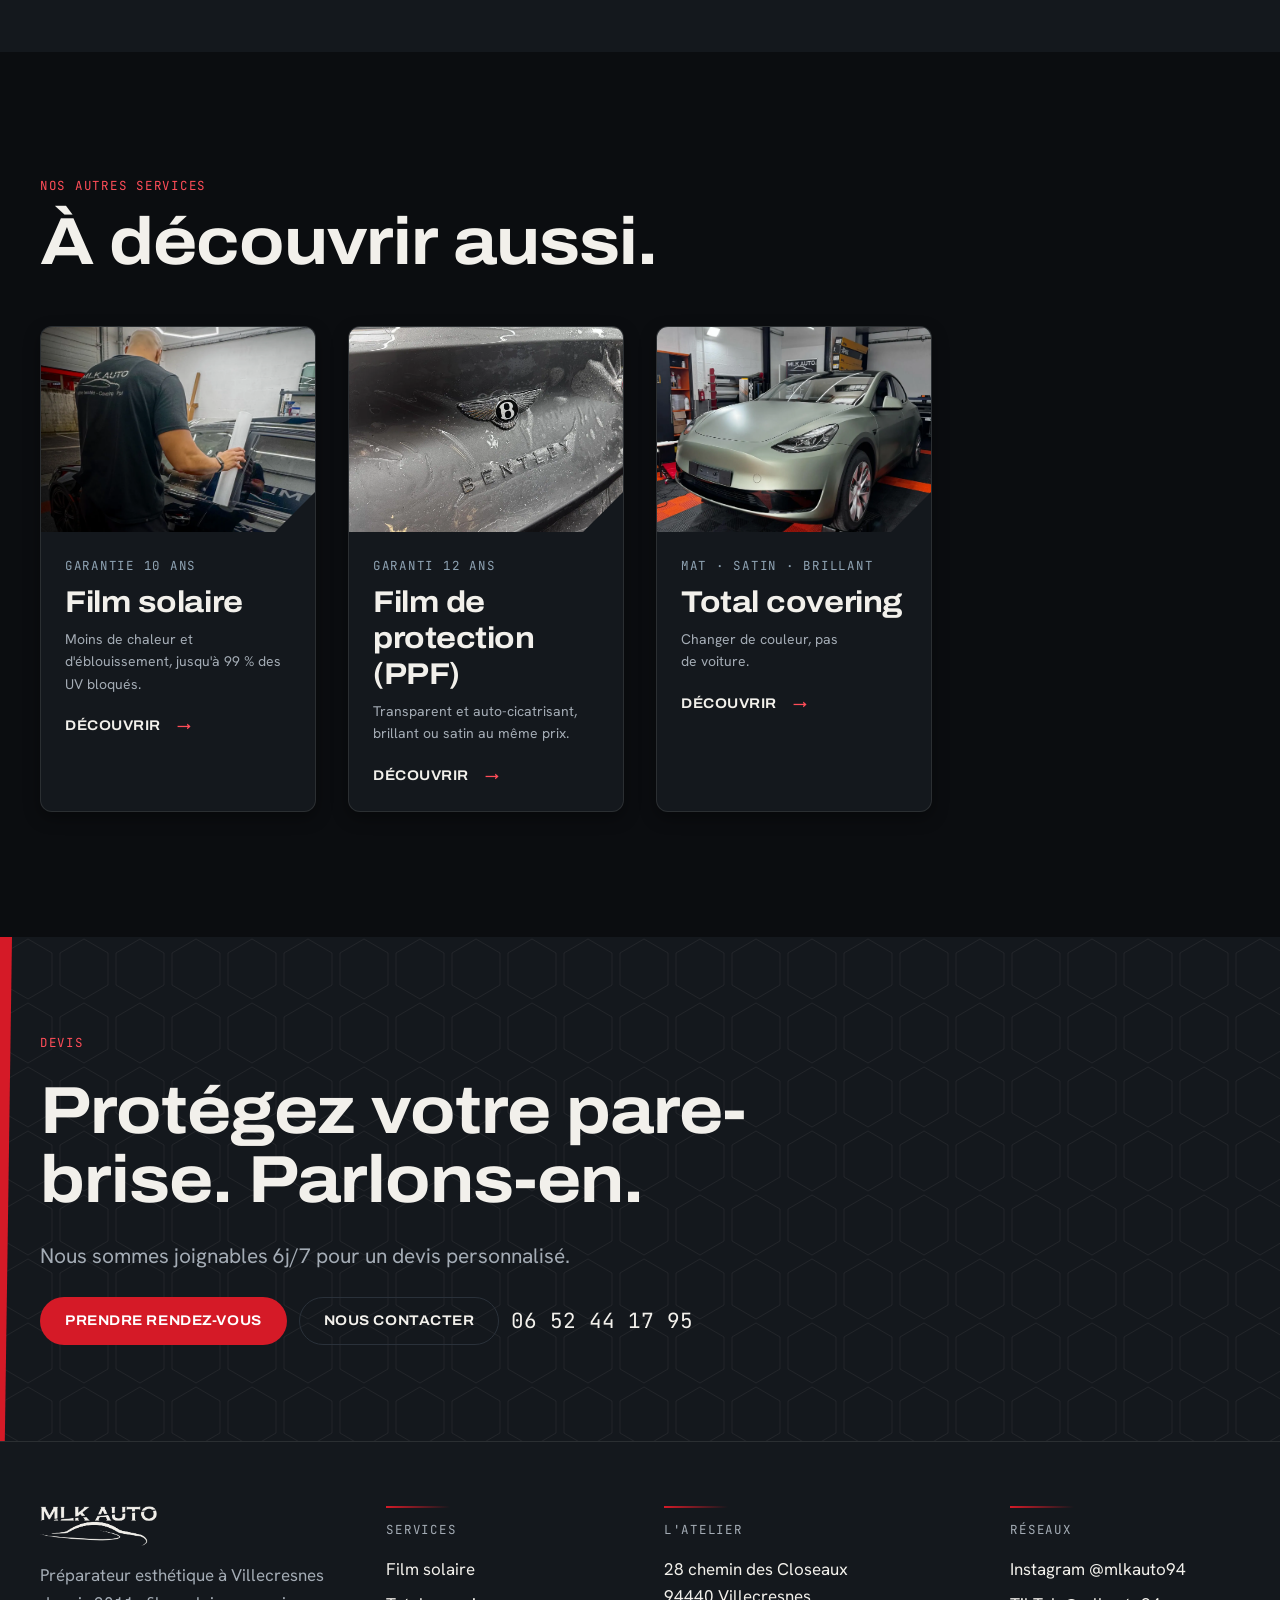
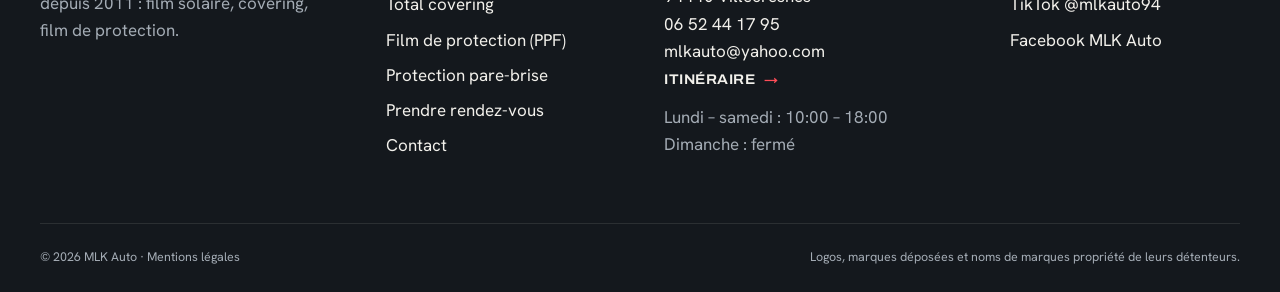
<file: protection-pare-brise/index.html>
<!doctype html>
<html lang="fr">
<head>
  <meta charset="utf-8">
  <meta name="viewport" content="width=device-width, initial-scale=1, viewport-fit=cover">
  <meta name="robots" content="noindex,nofollow">
  <title>Protection pare-brise DynoTop à Villecresnes · MLK Auto</title>
  <meta name="description" content="DynoTop™ : film de protection invisible pour pare-brise, structure brevetée qui absorbe les impacts. Posé par MLK Auto à Villecresnes.">
  <meta name="theme-color" content="#0b0d10">
  <meta property="og:type" content="website">
  <meta property="og:site_name" content="MLK Auto">
  <meta property="og:locale" content="fr_FR">
  <meta name="twitter:card" content="summary_large_image">
  <meta property="og:title" content="Protection pare-brise DynoTop à Villecresnes · MLK Auto">
  <meta property="og:description" content="DynoTop™ : film de protection invisible pour pare-brise, structure brevetée qui absorbe les impacts. Posé par MLK Auto à Villecresnes.">
  <meta property="og:image" content="https://mlkauto.vercel.app/assets/img/og-default.jpg">
  <meta property="og:image:type" content="image/jpeg">
  <meta property="og:image:width" content="1200">
  <meta property="og:image:height" content="630">
  <meta property="og:image:alt" content="Lamborghini Urus en covering mat dégradé dans l'atelier MLK Auto. Film solaire, covering, PPF à Villecresnes">
  <meta name="twitter:title" content="Protection pare-brise DynoTop à Villecresnes · MLK Auto">
  <meta name="twitter:description" content="DynoTop™ : film de protection invisible pour pare-brise, structure brevetée qui absorbe les impacts. Posé par MLK Auto à Villecresnes.">
  <meta name="twitter:image" content="https://mlkauto.vercel.app/assets/img/og-default.jpg">
  <link rel="icon" href="/assets/logo/favicon-32.png" type="image/png" sizes="32x32">
  <link rel="icon" href="/assets/logo/favicon-16.png" type="image/png" sizes="16x16">
  <link rel="apple-touch-icon" href="/assets/logo/apple-touch-icon.png">
  <link rel="preconnect" href="https://fonts.googleapis.com">
  <link rel="preconnect" href="https://fonts.gstatic.com" crossorigin>
  <link rel="stylesheet" href="https://fonts.googleapis.com/css2?family=Archivo:wdth,wght@100..125,500..900&family=Hanken+Grotesk:wght@400..700&family=JetBrains+Mono:wght@400;500&display=swap">
  <link rel="stylesheet" href="/assets/css/tokens.css">
  <link rel="stylesheet" href="/assets/css/base.css">
  <link rel="stylesheet" href="/assets/css/site.css">
</head>
<body>
<a class="skip-link" href="#main">Aller au contenu</a>
<header class="site-header">
  <div class="site-header__bar">
    <a class="brand" href="/" aria-label="MLK Auto, accueil"><img src="/assets/logo/mlk-auto-logo-bone.png" width="117" height="40" alt="MLK Auto"></a>
    <nav id="site-nav" class="nav" aria-label="Navigation principale">
      <ul class="nav__list" role="list">
        <li><a class="nav__link" href="/film-solaire/">Film solaire</a></li>
        <li><a class="nav__link" href="/total-covering/">Total covering</a></li>
        <li><a class="nav__link" href="/film-de-protection/">Film de protection</a></li>
        <li><a class="nav__link" href="/protection-pare-brise/" aria-current="page">Pare-brise</a></li>
        <li><a class="nav__link" href="/contact/">Contact</a></li>
      </ul>
      <a class="btn btn--sm nav__cta" href="/prendre-rdv/">Prendre RDV</a>
    </nav>
    <button class="nav__toggle" type="button" aria-expanded="false" aria-controls="site-nav" aria-label="Ouvrir le menu"><span class="nav__toggle-bars" aria-hidden="true"></span></button>
  </div>
</header>

<main id="main">
  <!-- Pas de photo MLK pour DynoTop : visuels AdobeStock / catalogue en illustration (licence commerciale), à remplacer par des photos de l'atelier -->
  <section class="hero hero--page photo-veil" aria-labelledby="hero-title" style="--focus-pos: 50% 50%">
    <picture class="hero__media"><img src="/assets/img/site/2022_06_AdobeStock_427932220-scaled.webp" width="1600" height="1068" fetchpriority="high" alt="Pare-brise présentant un impact de gravillon"></picture>
    <div class="hero__sweep" aria-hidden="true"></div>
    <div class="container hero__inner">
      <p class="eyebrow">Protection pare-brise · DynoTop™</p>
      <h1 id="hero-title">Un pare-brise qui encaisse les impacts.</h1>
      <p class="lead">DynoTop™ est un film de protection invisible pour pare-brise, à structure brevetée qui absorbe les impacts.</p>
      <div class="cluster">
        <a class="btn" href="/prendre-rdv/">Prendre rendez-vous</a>
        <a class="btn btn--ghost" href="/contact/">Nous contacter</a>
      </div>
    </div>
  </section>

  <section class="section" aria-labelledby="chiffres-title">
    <div class="container">
      <div class="section-head reveal"><p class="eyebrow">L'essentiel</p><h2 id="chiffres-title">Ce qu'il faut retenir.</h2></div>
      <ul class="figures" role="list">
        <li class="reveal"><b>DynoTop™</b><span>Le film de protection</span></li>
        <li class="reveal" style="--i:1"><b>Invisible</b><span>Sur le pare-brise</span></li>
        <li class="reveal" style="--i:2"><b>Brevetée</b><span>Structure du film</span></li>
        <li class="reveal" style="--i:3"><b>Impacts</b><span>Absorbés par le film</span></li>
      </ul>
    </div>
  </section>

  <section class="section section--alt" aria-labelledby="benef-title">
    <div class="container">
      <div class="section-head reveal"><p class="eyebrow">Bénéfices</p><h2 id="benef-title">Pourquoi protéger le pare-brise.</h2></div>
      <div class="contact-grid">
        <div class="info-card reveal" style="--i:0"><h3>Absorbe les impacts</h3><p class="muted">Sa structure brevetée est conçue pour encaisser les chocs.</p></div>
        <div class="info-card reveal" style="--i:1"><h3>Invisible</h3><p class="muted">Le film ne se voit pas sur le pare-brise.</p></div>
        <div class="info-card reveal" style="--i:2"><h3>Posé à l'atelier</h3><p class="muted">L'équipe MLK Auto pose le film à Villecresnes.</p></div>
      </div>
    </div>
  </section>

  <section class="section" aria-labelledby="iris-title">
    <div class="container pages-a-split" style="align-items:center">
      <!-- Visuel de type catalogue (voiture détourée sur fond blanc), pas le travail de MLK -->
      <figure class="why__media film-edge reveal" style="margin:0"><img src="/assets/img/site/2024_09_pare-brise-1.webp" width="1000" height="775" loading="lazy" alt="Voiture noire détourée dont le pare-brise est recouvert d'un film irisé bleu et violet"></figure>
      <div class="reveal" style="display:grid;gap:var(--s-4);justify-items:start">
        <p class="eyebrow">Film irisé</p>
        <h2 id="iris-title">Un film irisé pour pare-brise.</h2>
        <p class="lead">MLK Auto propose aussi un film irisé pour pare-brise, dans la gamme film solaire.</p>
        <a class="link-arrow" href="/film-solaire/">Voir le film solaire</a>
        <p class="legal-note">L'usage du film teinté doit respecter la réglementation en vigueur. L'équipe de l'atelier peut vous renseigner avant la pose.</p>
      </div>
    </div>
  </section>

  <section class="section section--alt" id="faq" aria-labelledby="faq-title">
    <div class="container--narrow">
      <div class="section-head reveal"><p class="eyebrow">Questions fréquentes</p><h2 id="faq-title">Pare-brise : vos questions.</h2></div>
      <div class="faq">
        <details class="faq__item"><summary>Qu'est-ce que DynoTop™ ?</summary><div class="faq__body"><div class="faq__inner"><p>Un film de protection invisible pour pare-brise.</p></div></div></details>
        <details class="faq__item"><summary>Comment le film protège-t-il ?</summary><div class="faq__body"><div class="faq__inner"><p>Sa structure brevetée absorbe les impacts.</p></div></div></details>
        <details class="faq__item"><summary>Le film se voit-il ?</summary><div class="faq__body"><div class="faq__inner"><p>Non, il est invisible.</p></div></div></details>
        <details class="faq__item"><summary>Existe-t-il un film irisé pour le pare-brise ?</summary><div class="faq__body"><div class="faq__inner"><p>Oui, MLK Auto propose un film irisé pour pare-brise.</p></div></div></details>
        <details class="faq__item"><summary>Où et comment prendre rendez-vous ?</summary><div class="faq__body"><div class="faq__inner"><p>À l'atelier de Villecresnes. Prenez rendez-vous en ligne ou appelez-nous au 06 52 44 17 95, 6j/7. Pour les conditions et le tarif, contactez l'atelier.</p></div></div></details>
      </div>
    </div>
  </section>
  <!-- ===== LIENS CROISES ===== -->
  <section class="section" aria-labelledby="cross-title">
    <div class="container">
      <div class="section-head reveal"><p class="eyebrow">Nos autres services</p><h2 id="cross-title">À découvrir aussi.</h2></div>
      <div class="auto-grid">
        <a class="service-card reveal" href="/film-solaire/"><span class="service-card__media film-edge"><img src="/assets/img/site/2024_02_IMG_0392_jpg.webp" width="1440" height="989" loading="lazy" alt="Technicien de dos posant un rouleau de film sur la vitre d'un véhicule"></span><span class="service-card__body"><span class="service-card__spec">Garantie 10 ans</span><h3>Film solaire</h3><p>Moins de chaleur et d'éblouissement, jusqu'à 99 % des UV bloqués.</p><span class="service-card__more link-arrow">Découvrir</span></span></a>
        <a class="service-card reveal" style="--i:1" href="/film-de-protection/"><span class="service-card__media film-edge"><img src="/assets/img/site/2024_05_IMG_1732-2-scaled.webp" width="1080" height="1440" loading="lazy" style="object-position:50% 45%" alt="Film PPF transparent en cours de pose sur l'arrière d'une Bentley grise"></span><span class="service-card__body"><span class="service-card__spec">Garanti 12 ans</span><h3>Film de protection (PPF)</h3><p>Transparent et auto-cicatrisant, brillant ou satin au même prix.</p><span class="service-card__more link-arrow">Découvrir</span></span></a>
        <a class="service-card reveal" style="--i:3" href="/total-covering/"><span class="service-card__media film-edge"><img src="/assets/img/insta/emb_03_C7NKe04IdCG.webp" width="1440" height="1440" loading="lazy" alt="Tesla Model Y en covering vert sauge satiné dans l'atelier MLK Auto"></span><span class="service-card__body"><span class="service-card__spec">Mat · satin · brillant</span><h3>Total covering</h3><p>Changer de couleur, pas de voiture.</p><span class="service-card__more link-arrow">Découvrir</span></span></a>
      </div>
    </div>
  </section>

  <section class="cta hex-bg" aria-labelledby="cta-title">
    <div class="container cta__inner">
      <p class="eyebrow">Devis</p>
      <h2 id="cta-title">Protégez votre pare-brise. Parlons-en.</h2>
      <p class="lead">Nous sommes joignables 6j/7 pour un devis personnalisé.</p>
      <div class="cluster">
        <a class="btn" href="/prendre-rdv/">Prendre rendez-vous</a>
        <a class="btn btn--ghost" href="/contact/">Nous contacter</a>
        <a class="cta__tel" href="tel:+33652441795">06 52 44 17 95</a>
      </div>
    </div>
  </section>
</main>

<footer class="site-footer">
  <div class="container">
    <div class="site-footer__grid">
      <div class="site-footer__brand">
        <img src="/assets/logo/mlk-auto-logo-bone.png" width="117" height="40" alt="MLK Auto" loading="lazy">
        <p>Préparateur esthétique à Villecresnes depuis 2011 : film solaire, covering, film de protection.</p>
      </div>
      <nav aria-label="Services">
        <hr class="film-rule"><span class="site-footer__title">Services</span>
        <ul role="list">
          <li><a href="/film-solaire/">Film solaire</a></li>
          <li><a href="/total-covering/">Total covering</a></li>
          <li><a href="/film-de-protection/">Film de protection (PPF)</a></li>
          <li><a href="/protection-pare-brise/">Protection pare-brise</a></li>
          <li><a href="/prendre-rdv/">Prendre rendez-vous</a></li>
          <li><a href="/contact/">Contact</a></li>
        </ul>
      </nav>
      <div>
        <hr class="film-rule"><span class="site-footer__title">L'atelier</span>
        <address>
          28 chemin des Closeaux<br>94440 Villecresnes<br>
          <a href="tel:+33652441795">06 52 44 17 95</a><br>
          <a href="mailto:mlkauto@yahoo.com">mlkauto@yahoo.com</a>
        </address>
        <p class="muted" style="margin-top:var(--s-3)">Lundi – samedi : 10:00 – 18:00<br>Dimanche : fermé</p>
      </div>
      <div>
        <hr class="film-rule"><span class="site-footer__title">Réseaux</span>
        <ul role="list">
          <li><a href="https://www.instagram.com/mlkauto94/" rel="noopener" target="_blank">Instagram @mlkauto94</a></li>
          <li><a href="https://www.tiktok.com/@mlkauto94" rel="noopener" target="_blank">TikTok @mlkauto94</a></li>
          <li><a href="https://www.facebook.com/mlkautoVitreTeintee" rel="noopener" target="_blank">Facebook MLK Auto</a></li>
        </ul>
      </div>
    </div>
    <div class="site-footer__legal">
      <p>© 2026 MLK Auto · <a href="/mentions-legales/">Mentions légales</a></p>
      <p>Logos, marques déposées et noms de marques propriété de leurs détenteurs.</p>
    </div>
  </div>
</footer>
<a class="fab-call" href="tel:+33652441795" aria-label="Appeler MLK Auto">
  <svg viewBox="0 0 24 24" fill="currentColor" aria-hidden="true"><path d="M6.6 10.8a15.1 15.1 0 0 0 6.6 6.6l2.2-2.2a1 1 0 0 1 1-.25c1.1.37 2.3.57 3.6.57a1 1 0 0 1 1 1V20a1 1 0 0 1-1 1A17 17 0 0 1 3 4a1 1 0 0 1 1-1h3.5a1 1 0 0 1 1 1c0 1.25.2 2.45.57 3.6a1 1 0 0 1-.25 1z"/></svg>
</a>
<script src="/assets/js/app.js" defer></script>
<script src="/assets/js/mobile.js" defer></script>
</body>
</html>
</file>
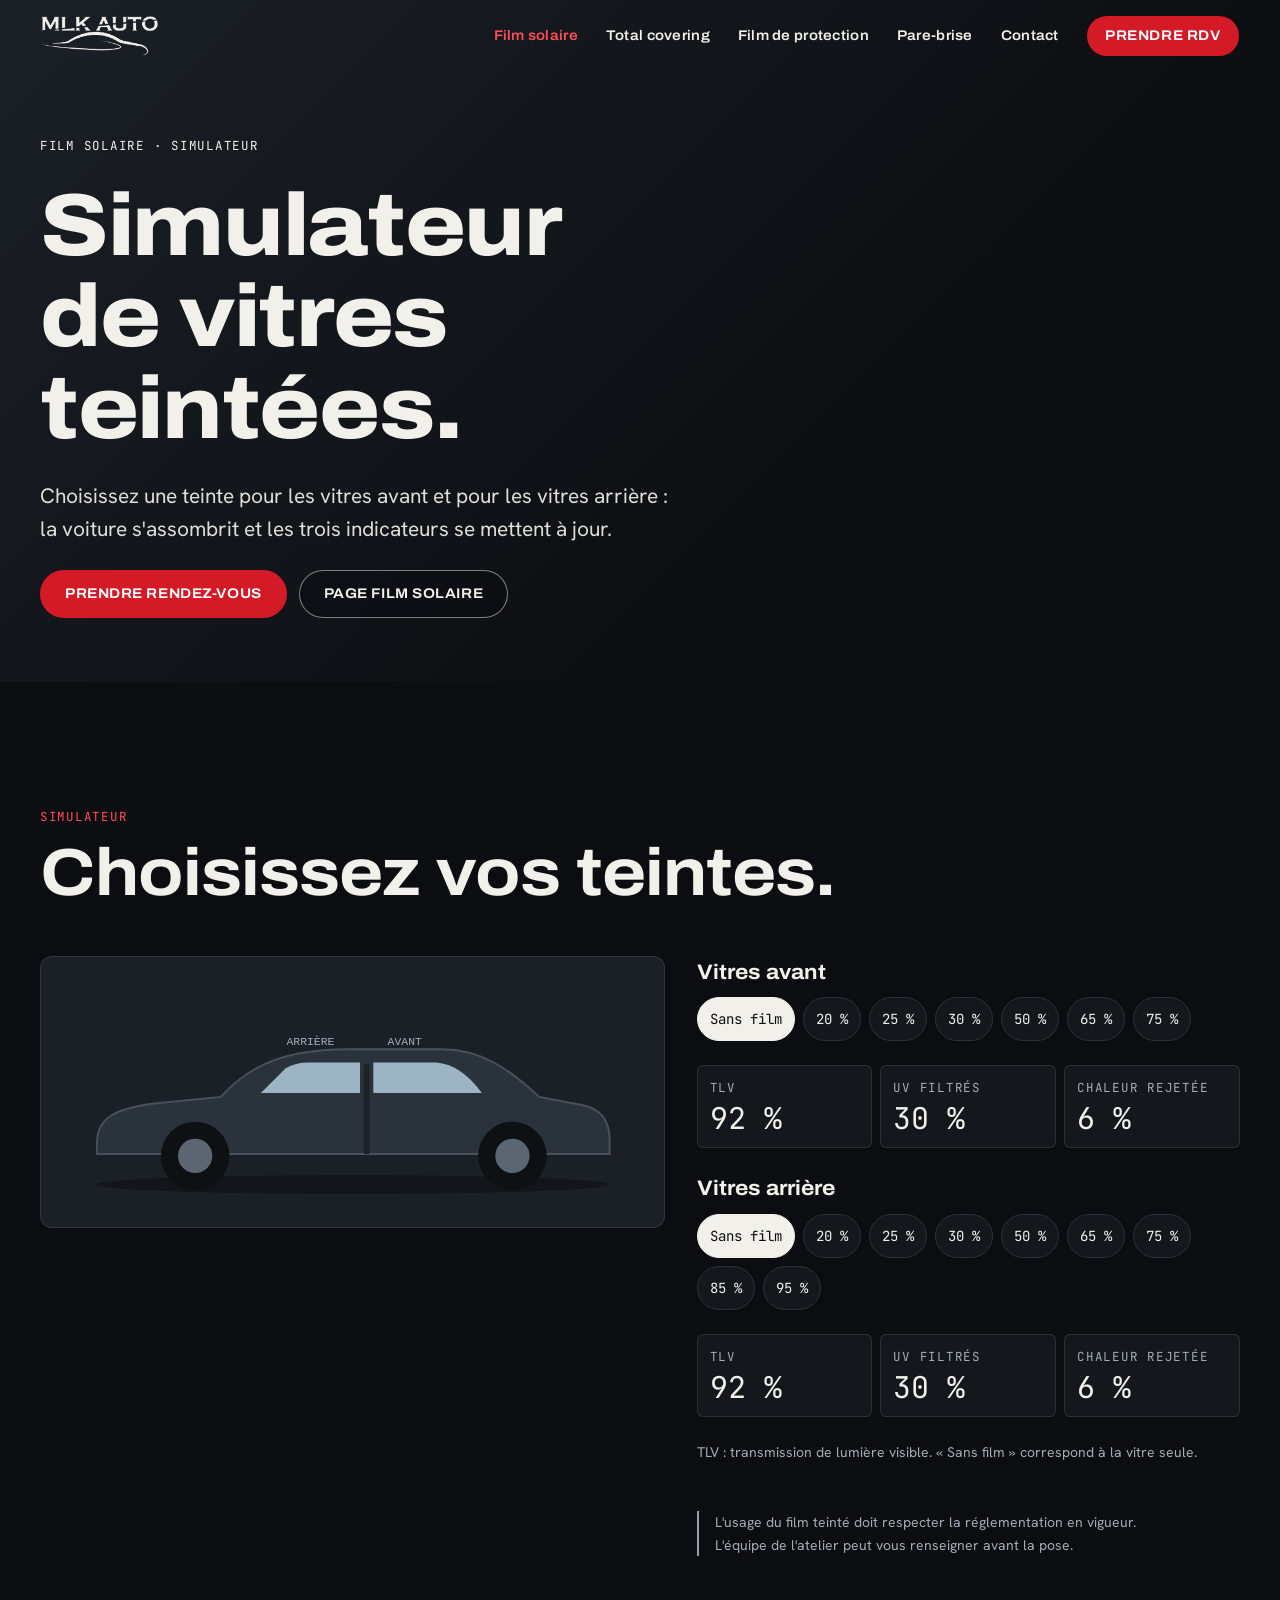
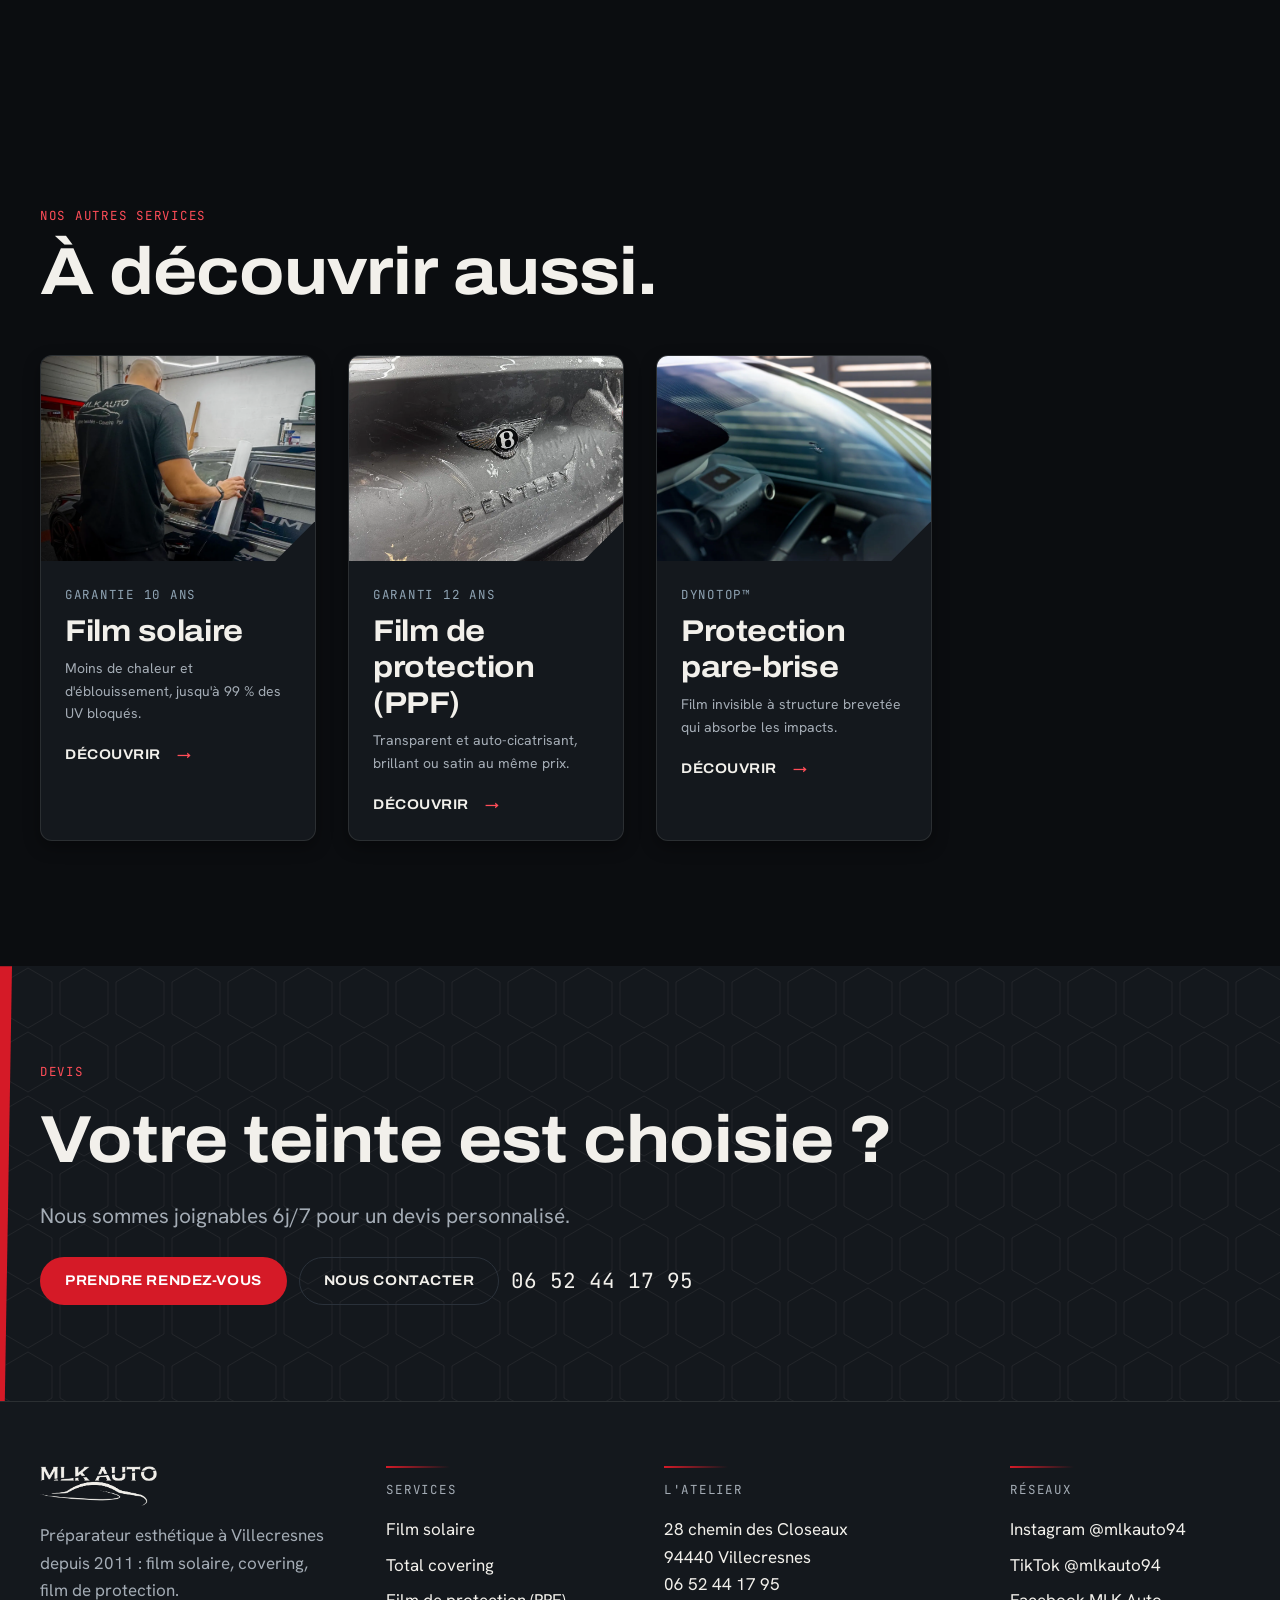
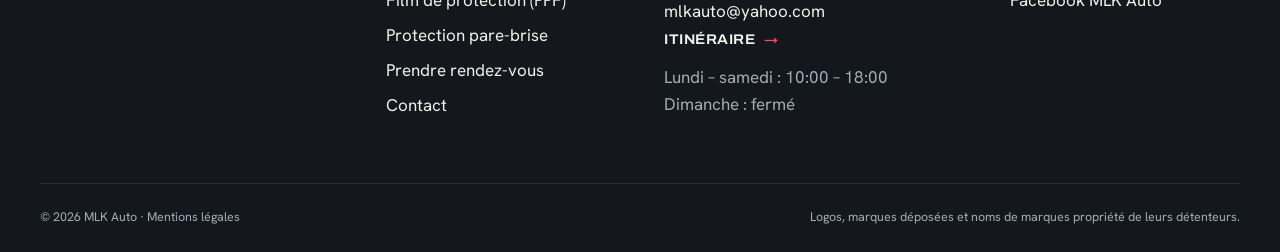
<file: film-solaire/simulateur/index.html>
<!doctype html>
<html lang="fr">
<head>
  <meta charset="utf-8">
  <meta name="viewport" content="width=device-width, initial-scale=1, viewport-fit=cover">
  <meta name="robots" content="noindex,nofollow">
  <title>Simulateur de teintes film solaire · MLK Auto</title>
  <meta name="description" content="Simulez la teinte de vos vitres avant et arrière et lisez la TLV, la filtration UV et le rejet de chaleur correspondants.">
  <meta name="theme-color" content="#0b0d10">
  <meta property="og:type" content="website">
  <meta property="og:site_name" content="MLK Auto">
  <meta property="og:locale" content="fr_FR">
  <meta name="twitter:card" content="summary_large_image">
  <meta property="og:title" content="Simulateur de teintes film solaire · MLK Auto">
  <meta property="og:description" content="Simulez la teinte de vos vitres avant et arrière et lisez la TLV, la filtration UV et le rejet de chaleur correspondants.">
  <meta property="og:image" content="https://mlkauto.vercel.app/assets/img/og-default.jpg">
  <meta property="og:image:type" content="image/jpeg">
  <meta property="og:image:width" content="1200">
  <meta property="og:image:height" content="630">
  <meta property="og:image:alt" content="Lamborghini Urus en covering mat dégradé dans l'atelier MLK Auto. Film solaire, covering, PPF à Villecresnes">
  <meta name="twitter:title" content="Simulateur de teintes film solaire · MLK Auto">
  <meta name="twitter:description" content="Simulez la teinte de vos vitres avant et arrière et lisez la TLV, la filtration UV et le rejet de chaleur correspondants.">
  <meta name="twitter:image" content="https://mlkauto.vercel.app/assets/img/og-default.jpg">
  <link rel="icon" href="/assets/logo/favicon-32.png" type="image/png" sizes="32x32">
  <link rel="icon" href="/assets/logo/favicon-16.png" type="image/png" sizes="16x16">
  <link rel="apple-touch-icon" href="/assets/logo/apple-touch-icon.png">
  <link rel="preconnect" href="https://fonts.googleapis.com">
  <link rel="preconnect" href="https://fonts.gstatic.com" crossorigin>
  <link rel="stylesheet" href="https://fonts.googleapis.com/css2?family=Archivo:wdth,wght@100..125,500..900&family=Hanken+Grotesk:wght@400..700&family=JetBrains+Mono:wght@400;500&display=swap">
  <link rel="stylesheet" href="/assets/css/tokens.css">
  <link rel="stylesheet" href="/assets/css/base.css">
  <link rel="stylesheet" href="/assets/css/site.css">
</head>
<body>
<a class="skip-link" href="#main">Aller au contenu</a>
<header class="site-header">
  <div class="site-header__bar">
    <a class="brand" href="/" aria-label="MLK Auto, accueil"><img src="/assets/logo/mlk-auto-logo-bone.png" width="117" height="40" alt="MLK Auto"></a>
    <nav id="site-nav" class="nav" aria-label="Navigation principale">
      <ul class="nav__list" role="list">
        <li><a class="nav__link" href="/film-solaire/" aria-current="page">Film solaire</a></li>
        <li><a class="nav__link" href="/total-covering/">Total covering</a></li>
        <li><a class="nav__link" href="/film-de-protection/">Film de protection</a></li>
        <li><a class="nav__link" href="/protection-pare-brise/">Pare-brise</a></li>
        <li><a class="nav__link" href="/contact/">Contact</a></li>
      </ul>
      <a class="btn btn--sm nav__cta" href="/prendre-rdv/">Prendre RDV</a>
    </nav>
    <button class="nav__toggle" type="button" aria-expanded="false" aria-controls="site-nav" aria-label="Ouvrir le menu"><span class="nav__toggle-bars" aria-hidden="true"></span></button>
  </div>
</header>

<main id="main">
  <!-- Hero sans photo : le visuel catalogue (2024_08_film-solaire) etait illisible sous le titre ; les originaux restent dans assets/img/_originals/site/ -->
  <section class="hero hero--page hero--plain hex-bg" aria-labelledby="hero-title">
    <div class="hero__sweep" aria-hidden="true"></div>
    <div class="container hero__inner">
      <p class="eyebrow">Film solaire · Simulateur</p>
      <h1 id="hero-title">Simulateur de vitres teintées.</h1>
      <p class="lead">Choisissez une teinte pour les vitres avant et pour les vitres arrière : la voiture s'assombrit et les trois indicateurs se mettent à jour.</p>
      <div class="cluster">
        <a class="btn" href="/prendre-rdv/">Prendre rendez-vous</a>
        <a class="btn btn--ghost" href="/film-solaire/">Page film solaire</a>
      </div>
    </div>
  </section>

  <section class="section" aria-labelledby="sim-title">
    <div class="container">
      <div class="section-head reveal"><p class="eyebrow">Simulateur</p><h2 id="sim-title">Choisissez vos teintes.</h2></div>
      <div class="sim" id="sim">
        <div class="sim__stage reveal">
          <svg class="sim__car" id="sim-car" viewBox="0 0 620 250" role="img" aria-label="Voiture vue de profil, vitres avant et arrière sans film">
            <ellipse cx="310" cy="222" rx="270" ry="10" fill="#000" opacity=".35"/>
            <path d="M42 178 C42 152 62 142 102 137 L172 130 C202 96 242 80 304 80 L404 80 C446 80 476 102 506 130 L548 138 C574 142 580 158 580 176 L580 190 L42 190 Z" fill="#2a323b" stroke="#47515c" stroke-width="2"/>
            <path class="glass" d="M214 126 L240 100 Q250 94 264 94 L318 94 L318 126 Z"/>
            <path class="glass" d="M332 94 L398 94 Q424 96 446 126 L332 126 Z"/>
            <path class="film" id="film-ar" d="M214 126 L240 100 Q250 94 264 94 L318 94 L318 126 Z"/>
            <path class="film" id="film-av" d="M332 94 L398 94 Q424 96 446 126 L332 126 Z"/>
            <rect x="322" y="96" width="6" height="94" fill="#1c2229"/>
            <circle cx="145" cy="192" r="36" fill="#0e1114"/><circle cx="145" cy="192" r="18" fill="#5b6672"/>
            <circle cx="478" cy="192" r="36" fill="#0e1114"/><circle cx="478" cy="192" r="18" fill="#5b6672"/>
            <text x="365" y="76" fill="#a4acb5" font-size="12" font-family="monospace" text-anchor="middle">AVANT</text>
            <text x="266" y="76" fill="#a4acb5" font-size="12" font-family="monospace" text-anchor="middle">ARRIÈRE</text>
          </svg>
        </div>
        <div class="sim__panel">
          <fieldset class="sim__group"><legend>Vitres avant</legend><div class="sim__opts"><label class="sim__opt"><input type="radio" name="av" value="0" checked><span>Sans film</span></label><label class="sim__opt"><input type="radio" name="av" value="20"><span>20 %</span></label><label class="sim__opt"><input type="radio" name="av" value="25"><span>25 %</span></label><label class="sim__opt"><input type="radio" name="av" value="30"><span>30 %</span></label><label class="sim__opt"><input type="radio" name="av" value="50"><span>50 %</span></label><label class="sim__opt"><input type="radio" name="av" value="65"><span>65 %</span></label><label class="sim__opt"><input type="radio" name="av" value="75"><span>75 %</span></label></div></fieldset>
          <dl class="sim__read" aria-live="polite" aria-label="Résultats vitres avant"><div><dt>TLV</dt><dd><span id="av-tlv">92</span> %</dd></div><div><dt>UV filtrés</dt><dd><span id="av-uv">30</span> %</dd></div><div><dt>Chaleur rejetée</dt><dd><span id="av-heat">6</span> %</dd></div></dl>
          <fieldset class="sim__group"><legend>Vitres arrière</legend><div class="sim__opts"><label class="sim__opt"><input type="radio" name="ar" value="0" checked><span>Sans film</span></label><label class="sim__opt"><input type="radio" name="ar" value="20"><span>20 %</span></label><label class="sim__opt"><input type="radio" name="ar" value="25"><span>25 %</span></label><label class="sim__opt"><input type="radio" name="ar" value="30"><span>30 %</span></label><label class="sim__opt"><input type="radio" name="ar" value="50"><span>50 %</span></label><label class="sim__opt"><input type="radio" name="ar" value="65"><span>65 %</span></label><label class="sim__opt"><input type="radio" name="ar" value="75"><span>75 %</span></label><label class="sim__opt"><input type="radio" name="ar" value="85"><span>85 %</span></label><label class="sim__opt"><input type="radio" name="ar" value="95"><span>95 %</span></label></div></fieldset>
          <dl class="sim__read" aria-live="polite" aria-label="Résultats vitres arrière"><div><dt>TLV</dt><dd><span id="ar-tlv">92</span> %</dd></div><div><dt>UV filtrés</dt><dd><span id="ar-uv">30</span> %</dd></div><div><dt>Chaleur rejetée</dt><dd><span id="ar-heat">6</span> %</dd></div></dl>
          <noscript><p class="muted">Le simulateur nécessite JavaScript. Contactez l'atelier pour connaître les valeurs de chaque teinte.</p></noscript>
          <p class="muted" style="font-size:var(--fs-sm)">TLV : transmission de lumière visible. « Sans film » correspond à la vitre seule.</p>
          <p class="legal-note">L'usage du film teinté doit respecter la réglementation en vigueur. L'équipe de l'atelier peut vous renseigner avant la pose.</p>
        </div>
      </div>
    </div>
  </section>
  <!-- ===== LIENS CROISES ===== -->
  <section class="section" aria-labelledby="cross-title">
    <div class="container">
      <div class="section-head reveal"><p class="eyebrow">Nos autres services</p><h2 id="cross-title">À découvrir aussi.</h2></div>
      <div class="auto-grid">
        <a class="service-card reveal" href="/film-solaire/"><span class="service-card__media film-edge"><img src="/assets/img/site/2024_02_IMG_0392_jpg.webp" width="1440" height="989" loading="lazy" alt="Technicien de dos posant un rouleau de film sur la vitre d'un véhicule"></span><span class="service-card__body"><span class="service-card__spec">Garantie 10 ans</span><h3>Film solaire</h3><p>Moins de chaleur et d'éblouissement, jusqu'à 99 % des UV bloqués.</p><span class="service-card__more link-arrow">Découvrir</span></span></a>
        <a class="service-card reveal" style="--i:1" href="/film-de-protection/"><span class="service-card__media film-edge"><img src="/assets/img/site/2024_05_IMG_1732-2-scaled.webp" width="1080" height="1440" loading="lazy" style="object-position:50% 45%" alt="Film PPF transparent en cours de pose sur l'arrière d'une Bentley grise"></span><span class="service-card__body"><span class="service-card__spec">Garanti 12 ans</span><h3>Film de protection (PPF)</h3><p>Transparent et auto-cicatrisant, brillant ou satin au même prix.</p><span class="service-card__more link-arrow">Découvrir</span></span></a>
        <!-- Illustration stock AdobeStock (licence commerciale), pas le travail de MLK -->
        <a class="service-card reveal" style="--i:2" href="/protection-pare-brise/"><span class="service-card__media film-edge"><img src="/assets/img/site/2022_06_AdobeStock_427932220-scaled.webp" width="1600" height="1068" loading="lazy" alt="Pare-brise présentant un impact de gravillon"></span><span class="service-card__body"><span class="service-card__spec">DynoTop™</span><h3>Protection pare-brise</h3><p>Film invisible à structure brevetée qui absorbe les impacts.</p><span class="service-card__more link-arrow">Découvrir</span></span></a>
      </div>
    </div>
  </section>

  <section class="cta hex-bg" aria-labelledby="cta-title">
    <div class="container cta__inner">
      <p class="eyebrow">Devis</p>
      <h2 id="cta-title">Votre teinte est choisie ?</h2>
      <p class="lead">Nous sommes joignables 6j/7 pour un devis personnalisé.</p>
      <div class="cluster">
        <a class="btn" href="/prendre-rdv/">Prendre rendez-vous</a>
        <a class="btn btn--ghost" href="/contact/">Nous contacter</a>
        <a class="cta__tel" href="tel:+33652441795">06 52 44 17 95</a>
      </div>
    </div>
  </section>
</main>

<footer class="site-footer">
  <div class="container">
    <div class="site-footer__grid">
      <div class="site-footer__brand">
        <img src="/assets/logo/mlk-auto-logo-bone.png" width="117" height="40" alt="MLK Auto" loading="lazy">
        <p>Préparateur esthétique à Villecresnes depuis 2011 : film solaire, covering, film de protection.</p>
      </div>
      <nav aria-label="Services">
        <hr class="film-rule"><span class="site-footer__title">Services</span>
        <ul role="list">
          <li><a href="/film-solaire/">Film solaire</a></li>
          <li><a href="/total-covering/">Total covering</a></li>
          <li><a href="/film-de-protection/">Film de protection (PPF)</a></li>
          <li><a href="/protection-pare-brise/">Protection pare-brise</a></li>
          <li><a href="/prendre-rdv/">Prendre rendez-vous</a></li>
          <li><a href="/contact/">Contact</a></li>
        </ul>
      </nav>
      <div>
        <hr class="film-rule"><span class="site-footer__title">L'atelier</span>
        <address>
          28 chemin des Closeaux<br>94440 Villecresnes<br>
          <a href="tel:+33652441795">06 52 44 17 95</a><br>
          <a href="mailto:mlkauto@yahoo.com">mlkauto@yahoo.com</a>
        </address>
        <p class="muted" style="margin-top:var(--s-3)">Lundi – samedi : 10:00 – 18:00<br>Dimanche : fermé</p>
      </div>
      <div>
        <hr class="film-rule"><span class="site-footer__title">Réseaux</span>
        <ul role="list">
          <li><a href="https://www.instagram.com/mlkauto94/" rel="noopener" target="_blank">Instagram @mlkauto94</a></li>
          <li><a href="https://www.tiktok.com/@mlkauto94" rel="noopener" target="_blank">TikTok @mlkauto94</a></li>
          <li><a href="https://www.facebook.com/mlkautoVitreTeintee" rel="noopener" target="_blank">Facebook MLK Auto</a></li>
        </ul>
      </div>
    </div>
    <div class="site-footer__legal">
      <p>© 2026 MLK Auto · <a href="/mentions-legales/">Mentions légales</a></p>
      <p>Logos, marques déposées et noms de marques propriété de leurs détenteurs.</p>
    </div>
  </div>
</footer>
<a class="fab-call" href="tel:+33652441795" aria-label="Appeler MLK Auto">
  <svg viewBox="0 0 24 24" fill="currentColor" aria-hidden="true"><path d="M6.6 10.8a15.1 15.1 0 0 0 6.6 6.6l2.2-2.2a1 1 0 0 1 1-.25c1.1.37 2.3.57 3.6.57a1 1 0 0 1 1 1V20a1 1 0 0 1-1 1A17 17 0 0 1 3 4a1 1 0 0 1 1-1h3.5a1 1 0 0 1 1 1c0 1.25.2 2.45.57 3.6a1 1 0 0 1-.25 1z"/></svg>
</a>
<script src="/film-solaire/simulateur/simulateur.js" defer></script>
<script src="/assets/js/app.js" defer></script>
<script src="/assets/js/mobile.js" defer></script>
</body>
</html>
</file>
<file: assets/css/tokens.css>
/* MLK Auto - design tokens. Concept "La couche invisible". Voir DA.md.
   Sombre natif. Clair optionnel : <html data-theme="light"> */

@import url("https://fonts.googleapis.com/css2?family=Archivo:wdth,wght@100..125,500..900&family=Hanken+Grotesk:wght@400..700&family=JetBrains+Mono:wght@400;500&display=swap");

:root {
  color-scheme: dark;

  /* Marque */
  --mlk-red: #d51a27;           /* racine historique, fonds de boutons */
  --mlk-red-deep: #b8121f;      /* hover / pressed */
  --mlk-red-glow: #ff4d58;      /* rouge lisible en TEXTE sur fond sombre */
  --mlk-red-wash: rgb(213 26 39 / 0.14);

  /* Neutres "vernis" (noir teinte bleu acier) */
  --ink: #0b0d10;
  --graphite: #14181d;
  --graphite-2: #1b2027;
  --line: #2a313a;
  --line-soft: rgb(242 240 235 / 0.1);
  --bone: #f2f0eb;
  --mist: #a4acb5;
  --glass: #8fa3b3;             /* teinte film/vitre, accent froid secondaire */

  /* Sémantique (sombre) */
  --bg: var(--ink);
  --surface: var(--graphite);
  --surface-2: var(--graphite-2);
  --text: var(--bone);
  --text-muted: var(--mist);
  --accent: var(--mlk-red);
  --accent-hover: var(--mlk-red-deep);
  --accent-text: var(--mlk-red-glow);
  --on-accent: #ffffff;
  --border: var(--line);
  --focus: #7cc4ff;
  --overlay: rgb(11 13 16 / 0.72);
  --veil-photo: linear-gradient(to top, rgb(11 13 16 / .92) 0, rgb(11 13 16 / .6) 45%, rgb(11 13 16 / .35));

  /* Effet film : reflets */
  --gloss: linear-gradient(115deg, transparent 38%, rgb(255 255 255 / 0.22) 50%, transparent 62%);
  --satin: linear-gradient(115deg, transparent 20%, rgb(255 255 255 / 0.07) 50%, transparent 80%);
  --tint-smoke: rgb(11 13 16 / 0.55);

  /* Typographie */
  --font-display: "Archivo", "Arial Narrow", system-ui, sans-serif;
  --font-body: "Hanken Grotesk", system-ui, -apple-system, "Segoe UI", sans-serif;
  --font-mono: "JetBrains Mono", ui-monospace, Consolas, monospace;

  --fs-xs: clamp(0.75rem, 0.74rem + 0.05vw, 0.8rem);
  --fs-sm: 0.875rem;
  --fs-base: clamp(1rem, 0.97rem + 0.15vw, 1.0625rem);
  --fs-lg: clamp(1.125rem, 1.07rem + 0.3vw, 1.3125rem);
  --fs-xl: clamp(1.375rem, 1.2rem + 0.9vw, 1.875rem);
  --fs-2xl: clamp(1.75rem, 1.4rem + 1.8vw, 2.75rem);
  --fs-3xl: clamp(2.25rem, 1.6rem + 3.2vw, 4.25rem);
  --fs-hero: clamp(2.75rem, 1.7rem + 5.4vw, 6.5rem);

  --lh-tight: 1.04;
  --lh-snug: 1.2;
  --lh-body: 1.6;
  --ls-display: -0.015em;
  --ls-label: 0.14em;

  /* Espacements (base 4) */
  --s-1: 0.25rem;  --s-2: 0.5rem;   --s-3: 0.75rem;  --s-4: 1rem;
  --s-5: 1.5rem;   --s-6: 2rem;     --s-7: 3rem;     --s-8: 4rem;
  --s-9: 6rem;     --s-10: 8rem;
  --section-y: clamp(4rem, 3rem + 6vw, 8rem);
  --gutter: clamp(1.25rem, 0.6rem + 3vw, 2.5rem);

  /* Rayons : angles nets, façon découpe de film */
  --r-xs: 2px;
  --r-sm: 6px;
  --r-md: 12px;
  --r-lg: 20px;
  --r-pill: 999px;

  /* Ombres (sombre : plus de bord lumineux que d'ombre) */
  --sh-1: 0 1px 0 rgb(255 255 255 / 0.05) inset, 0 6px 16px rgb(0 0 0 / 0.35);
  --sh-2: 0 1px 0 rgb(255 255 255 / 0.06) inset, 0 16px 40px rgb(0 0 0 / 0.5);
  --sh-red: 0 10px 30px rgb(213 26 39 / 0.35);

  /* Grille / conteneurs */
  --container: 76rem;
  --container-narrow: 48rem;
  --cols: 4;
  --grid-gap: var(--s-4);

  /* Mouvement */
  --ease-out: cubic-bezier(0.22, 1, 0.36, 1);
  --ease-film: cubic-bezier(0.65, 0, 0.35, 1);
  --dur-1: 150ms;
  --dur-2: 280ms;
  --dur-3: 600ms;
  --dur-sweep: 1400ms;

  /* Z-index */
  --z-header: 50;
  --z-fab: 60;
  --z-modal: 100;

  --header-h: 4.5rem;
}

@media (min-width: 48em) { :root { --cols: 8; --grid-gap: var(--s-5); } }
@media (min-width: 64em) { :root { --cols: 12; --grid-gap: var(--s-6); } }

:root[data-theme="light"] {
  color-scheme: light;
  --bg: #f2f0eb;
  --surface: #ffffff;
  --surface-2: #e8e5de;
  --text: #12161b;
  --text-muted: #4a525b;
  --accent-text: #b8121f;
  --border: #cfcac0;
  --line-soft: rgb(18 22 27 / 0.12);
  --overlay: rgb(242 240 235 / 0.8);
  --focus: #0b5cad;
  --sh-1: 0 1px 2px rgb(18 22 27 / 0.08), 0 6px 16px rgb(18 22 27 / 0.08);
  --sh-2: 0 18px 40px rgb(18 22 27 / 0.16);
}

@media (prefers-reduced-motion: reduce) {
  :root { --dur-1: 0ms; --dur-2: 0ms; --dur-3: 0ms; --dur-sweep: 0ms; }
}
</file>
<file: assets/css/base.css>
/* MLK Auto - base. Importer après tokens.css */

*, *::before, *::after { box-sizing: border-box; }
* { margin: 0; }
html { -webkit-text-size-adjust: 100%; scroll-behavior: smooth; scroll-padding-top: calc(var(--header-h) + 1rem); }
body {
  min-height: 100vh;
  background: var(--bg);
  color: var(--text);
  font-family: var(--font-body);
  font-size: var(--fs-base);
  line-height: var(--lh-body);
  -webkit-font-smoothing: antialiased;
  text-rendering: optimizeLegibility;
}
img, picture, video, svg { display: block; max-width: 100%; height: auto; }
button, input, select, textarea { font: inherit; color: inherit; }
a { color: inherit; text-decoration-thickness: 1px; text-underline-offset: 0.2em; }
ul[role="list"], ol[role="list"] { list-style: none; padding: 0; }
p { text-wrap: pretty; }
::selection { background: var(--mlk-red); color: #fff; }

/* Titres : Archivo semi-large, assertif mais sobre */
h1, h2, h3, h4, .display {
  font-family: var(--font-display);
  font-stretch: 112%;
  font-weight: 700;
  line-height: var(--lh-tight);
  letter-spacing: var(--ls-display);
  text-wrap: balance;
}
h1 { font-size: var(--fs-hero); font-weight: 800; }
h2 { font-size: var(--fs-3xl); }
h3 { font-size: var(--fs-xl); line-height: var(--lh-snug); }
h4 { font-size: var(--fs-lg); line-height: var(--lh-snug); }
.lead { font-size: var(--fs-lg); color: var(--text-muted); max-width: 60ch; }
.muted { color: var(--text-muted); }
.eyebrow {
  font-family: var(--font-mono);
  font-size: var(--fs-xs);
  letter-spacing: var(--ls-label);
  text-transform: uppercase;
  color: var(--accent-text);
}
.spec { font-family: var(--font-mono); font-size: var(--fs-sm); font-variant-numeric: tabular-nums; }

/* Focus visible : anneau décalé, lisible sur rouge comme sur sombre */
:focus { outline: none; }
:focus-visible { outline: 3px solid var(--focus); outline-offset: 3px; border-radius: var(--r-xs); }

/* Conteneurs & sections */
.container { width: min(100% - 2 * var(--gutter), var(--container)); margin-inline: auto; }
.container--narrow { width: min(100% - 2 * var(--gutter), var(--container-narrow)); margin-inline: auto; }
.section { padding-block: var(--section-y); }
.section--alt { background: var(--surface); }
.grid { display: grid; gap: var(--grid-gap); grid-template-columns: repeat(var(--cols), minmax(0, 1fr)); }
.stack > * + * { margin-top: var(--stack, var(--s-4)); }
.cluster { display: flex; flex-wrap: wrap; gap: var(--s-3); align-items: center; }
.auto-grid { display: grid; gap: var(--grid-gap); grid-template-columns: repeat(auto-fill, minmax(min(100%, 17rem), 1fr)); }

/* Boutons */
.btn {
  --_bg: var(--accent); --_fg: var(--on-accent); --_bd: transparent;
  display: inline-flex; align-items: center; justify-content: center; gap: var(--s-2);
  min-height: 3rem; padding: 0.75rem 1.5rem;
  background: var(--_bg); color: var(--_fg);
  border: 1px solid var(--_bd); border-radius: var(--r-pill);
  font-family: var(--font-display); font-stretch: 108%; font-weight: 650;
  font-size: var(--fs-sm); letter-spacing: 0.04em; text-transform: uppercase;
  text-decoration: none; cursor: pointer; position: relative; overflow: hidden;
  transition: background var(--dur-2) var(--ease-out), transform var(--dur-2) var(--ease-out), box-shadow var(--dur-2) var(--ease-out);
}
.btn:hover { --_bg: var(--accent-hover); transform: translateY(-1px); box-shadow: var(--sh-red); }
.btn:active { transform: translateY(0); }
/* reflet qui traverse au survol */
.btn::after {
  content: ""; position: absolute; inset: 0; background: var(--gloss);
  transform: translateX(-120%); transition: transform var(--dur-sweep) var(--ease-film); pointer-events: none;
}
.btn:hover::after { transform: translateX(120%); }
.btn--ghost { --_bg: transparent; --_fg: var(--text); --_bd: var(--border); }
.btn--ghost:hover { --_bg: var(--line-soft); box-shadow: none; }
.btn--light { --_bg: var(--bone); --_fg: var(--ink); }
.btn--light:hover { --_bg: #fff; box-shadow: none; }
.btn--sm { min-height: 2.5rem; padding: 0.5rem 1.1rem; }
.btn[disabled], .btn[aria-disabled="true"] { opacity: 0.5; pointer-events: none; }

/* Carte */
.card {
  background: var(--surface); border: 1px solid var(--line-soft);
  border-radius: var(--r-md); padding: var(--s-5); box-shadow: var(--sh-1);
  transition: transform var(--dur-2) var(--ease-out), border-color var(--dur-2);
}
.card:hover { transform: translateY(-3px); border-color: var(--accent); }

/* Motif signature : bord de film (arête diagonale) */
.film-edge { clip-path: polygon(0 0, 100% 0, 100% calc(100% - 2.5rem), calc(100% - 2.5rem) 100%, 0 100%); }
.film-rule { height: 2px; width: 4rem; background: linear-gradient(90deg, var(--mlk-red), transparent); border: 0; }
.sweep { position: relative; overflow: hidden; }
.sweep::after {
  content: ""; position: absolute; inset: 0; background: var(--gloss);
  transform: translateX(-120%); pointer-events: none;
}
.sweep.is-in::after { animation: sweep var(--dur-sweep) var(--ease-film) 1 forwards; }
@keyframes sweep { to { transform: translateX(120%); } }

/* Reveal au scroll (JS ajoute .is-in ; sans JS tout reste visible) */
.js .reveal { opacity: 0; transform: translateY(16px); transition: opacity var(--dur-3) var(--ease-out), transform var(--dur-3) var(--ease-out); transition-delay: calc(var(--i, 0) * 70ms); }
.js .reveal.is-in { opacity: 1; transform: none; }

/* Nid d abeille discret (néons de l atelier) */
.hex-bg { background-image: url("data:image/svg+xml,%3Csvg xmlns=%27http://www.w3.org/2000/svg%27 width=%2756%27 height=%2764%27 viewBox=%270 0 56 64%27%3E%3Cpath d=%27M28 2l24 14v32L28 62 4 48V16z%27 fill=%27none%27 stroke=%27%23f2f0eb%27 stroke-opacity=%27.06%27/%3E%3C/svg%3E"); background-size: 56px 64px; }
/* Voile pour texte sur photo claire */
.photo-veil::before { content: ""; position: absolute; inset: 0; background: linear-gradient(to bottom, rgb(11 13 16 / .62), transparent 22%), linear-gradient(to top, rgb(11 13 16 / .92) 0, rgb(11 13 16 / .6) 45%, rgb(11 13 16 / .35)); pointer-events: none; }

/* Utilitaires */
.sr-only { position: absolute; width: 1px; height: 1px; padding: 0; margin: -1px; overflow: hidden; clip: rect(0 0 0 0); white-space: nowrap; border: 0; }
.skip-link { position: absolute; left: var(--s-4); top: -4rem; z-index: var(--z-modal); background: var(--bone); color: var(--ink); padding: var(--s-3) var(--s-4); border-radius: var(--r-sm); }
.skip-link:focus { top: var(--s-3); }
.text-center { text-align: center; }
.hide-mobile { display: none; }
@media (min-width: 48em) { .hide-mobile { display: initial; } .hide-desktop { display: none; } }

@media (prefers-reduced-motion: reduce) {
  html { scroll-behavior: auto; }
  *, *::before, *::after { animation-duration: 0.01ms !important; animation-iteration-count: 1 !important; transition-duration: 0.01ms !important; }
  .js .reveal { opacity: 1; transform: none; }
  .btn::after, .sweep::after { display: none; }
}
</file>
<file: assets/css/site.css>
/* MLK Auto - composants du site. Importer APRES tokens.css et base.css.
   Ordre dans <head> : tokens.css, base.css, site.css.
   Chaque bloc est documente par un commentaire en tete. Mobile-first. */

/* =========================================================
   1. HEADER  (.site-header)
   Markup : _partials/header.html. Transparent en haut de page ; le JS pose
   .is-scrolled (> 40px) : la barre devient une pastille flottante (pill,
   --overlay + blur). Mobile (< 64em) : .nav devient un panneau plein ecran,
   ouvert par .nav__toggle (aria-expanded) ; <html> recoit .menu-open.
   Lien actif : aria-current="page" sur le <a>.
   ========================================================= */
.site-header { position: fixed; top: 0; left: 0; right: 0; z-index: var(--z-header); pointer-events: none; }
.site-header__bar {
  pointer-events: auto;
  width: min(100% - 2 * var(--gutter), var(--container));
  height: var(--header-h); margin: 0 auto;
  display: flex; align-items: center; justify-content: space-between; gap: var(--s-4);
  border: 1px solid transparent; border-radius: var(--r-pill);
  transition: margin-top var(--dur-2) var(--ease-out), height var(--dur-2) var(--ease-out),
    padding var(--dur-2) var(--ease-out), background var(--dur-2), border-color var(--dur-2), box-shadow var(--dur-2);
}
.site-header.is-scrolled .site-header__bar {
  margin-top: 12px; height: 56px; padding-inline: var(--s-4) var(--s-2);
  background: var(--overlay); border-color: var(--line-soft); box-shadow: var(--sh-1);
  -webkit-backdrop-filter: blur(14px); backdrop-filter: blur(14px);
}
.brand { display: inline-flex; align-items: center; flex: none; }
.brand img { width: auto; height: 2.5rem; }
[data-theme="light"] .brand img, [data-theme="light"] .site-footer__brand img { content: url("/assets/logo/mlk-auto-logo-black.png"); }
.nav__toggle {
  display: inline-grid; place-items: center; width: 2.75rem; height: 2.75rem; flex: none;
  background: transparent; border: 1px solid var(--line-soft); border-radius: var(--r-pill); cursor: pointer;
}
.nav__toggle-bars, .nav__toggle-bars::before, .nav__toggle-bars::after {
  display: block; width: 1.125rem; height: 2px; background: var(--text); border-radius: 2px;
  transition: transform var(--dur-2) var(--ease-out), background var(--dur-2);
}
.nav__toggle-bars { position: relative; }
.nav__toggle-bars::before, .nav__toggle-bars::after { content: ""; position: absolute; left: 0; }
.nav__toggle-bars::before { top: -6px; }
.nav__toggle-bars::after { top: 6px; }
.nav__toggle[aria-expanded="true"] .nav__toggle-bars { background: transparent; }
.nav__toggle[aria-expanded="true"] .nav__toggle-bars::before { transform: translateY(6px) rotate(45deg); }
.nav__toggle[aria-expanded="true"] .nav__toggle-bars::after { transform: translateY(-6px) rotate(-45deg); }
.nav__list { list-style: none; margin: 0; padding: 0; display: flex; flex-direction: column; gap: var(--s-2); }
.nav__link {
  display: block; padding: var(--s-2) var(--s-3); text-decoration: none; border-radius: var(--r-pill);
  font-family: var(--font-display); font-stretch: 108%; font-weight: 600;
  letter-spacing: 0.02em; transition: background var(--dur-1), color var(--dur-1);
}
.nav__link:hover { background: var(--line-soft); }
.nav__link[aria-current="page"] { color: var(--accent-text); }

/* Mobile : panneau plein ecran (le JS ajoute .js ; sans JS la nav reste dans le flux) */
@media (max-width: 63.999em) {
  .js .nav {
    position: fixed; inset: 0; z-index: -1; pointer-events: auto;
    display: flex; flex-direction: column; justify-content: center; gap: var(--s-6);
    padding: calc(var(--header-h) + var(--s-5)) var(--gutter) var(--s-7);
    background: var(--bg); background-image: radial-gradient(60rem 30rem at 100% 0, var(--mlk-red-wash), transparent);
    opacity: 0; visibility: hidden; transform: translateY(-8px);
    transition: opacity var(--dur-2) var(--ease-out), transform var(--dur-2) var(--ease-out), visibility 0s linear var(--dur-2);
  }
  .js.menu-open .nav { opacity: 1; visibility: visible; transform: none; transition-delay: 0s; }
  .js .nav__link { font-size: var(--fs-2xl); padding-inline: 0; }
  .js .nav__cta { align-self: flex-start; }
  .menu-open { overflow: hidden; }
  .menu-open .site-header__bar { position: relative; z-index: 1; }
  .site-header.is-scrolled.is-open .site-header__bar { background: transparent; border-color: transparent; box-shadow: none; -webkit-backdrop-filter: none; backdrop-filter: none; }
  .no-js .site-header__bar, :root:not(.js) .site-header__bar { flex-wrap: wrap; height: auto; padding-block: var(--s-3); }
  :root:not(.js) .nav__toggle { display: none; }
}
@media (min-width: 64em) {
  .nav__toggle { display: none; }
  .nav { display: flex; align-items: center; gap: var(--s-4); }
  .nav__list { flex-direction: row; gap: var(--s-1); }
  .nav__link { font-size: var(--fs-sm); }
}

/* =========================================================
   2. HERO  (.hero)
   Photo plein cadre dans <picture class="hero__media"> (paysage desktop,
   portrait mobile), voile OBLIGATOIRE : .photo-veil (base.css) + .hero::after
   (voile gauche desktop). Contenu dans .hero__inner (eyebrow, h1, .lead,
   .cluster de boutons). .hero--page = variante courte pour pages internes.
   ========================================================= */
.hero { position: relative; isolation: isolate; display: flex; align-items: flex-end; min-height: max(36rem, 100svh); overflow: hidden; background: var(--ink); }
.hero--page { min-height: clamp(26rem, 55svh, 38rem); }
.hero__media, .hero__media img { position: absolute; inset: 0; width: 100%; height: 100%; }
.hero__media img { object-fit: cover; object-position: var(--focus-pos, 50% 50%); }
.hero.photo-veil::before { z-index: 0; }
.hero::after { content: ""; position: absolute; inset: 0; z-index: 0; pointer-events: none; background: linear-gradient(90deg, rgb(11 13 16 / .9), rgb(11 13 16 / .68) 42%, rgb(11 13 16 / .2) 72%, transparent); }
.hero__inner { position: relative; z-index: 1; padding-block: calc(var(--header-h) + var(--s-8)) var(--s-8); display: grid; gap: var(--s-5); }
.hero__inner > * { max-width: 40rem; }
.hero h1 { font-size: clamp(2.5rem, 1.5rem + 5vw, 5.75rem); }
.hero .lead { color: var(--bone); opacity: .92; }
.hero__sweep { position: absolute; inset: 0; z-index: 1; pointer-events: none; overflow: hidden; }
.hero__sweep::after { content: ""; position: absolute; inset: 0; background: var(--gloss); transform: translateX(-120%); }
.is-ready .hero__sweep::after { animation: sweep var(--dur-sweep) var(--ease-film) 400ms 1 forwards; }
.hero__scroll { font-family: var(--font-mono); font-size: var(--fs-xs); letter-spacing: var(--ls-label); text-transform: uppercase; color: var(--text-muted); }

/* =========================================================
   3. EN-TETES DE SECTION  (.section-head)
   eyebrow + h2 + .lead, optionnellement un lien a droite (.section-head__link).
   ========================================================= */
.section-head { display: grid; gap: var(--s-3); margin-bottom: var(--s-7); }
.section-head .lead { max-width: 52ch; }
.section-head__link { justify-self: start; }
@media (min-width: 48em) {
  .section-head--split { grid-template-columns: 1fr auto; align-items: end; column-gap: var(--s-6); }
  .section-head--split > :not(.section-head__link) { grid-column: 1; }
  .section-head--split .section-head__link { grid-column: 2; grid-row: 1 / span 3; justify-self: end; }
}
.link-arrow { display: inline-flex; align-items: center; gap: var(--s-2); font-family: var(--font-display); font-stretch: 108%; font-weight: 650; font-size: var(--fs-sm); text-transform: uppercase; letter-spacing: .04em; text-decoration: none; color: var(--bone); }
.link-arrow::after { content: "\2192"; color: var(--accent-text); transition: transform var(--dur-2) var(--ease-out); }
.link-arrow:hover::after { transform: translateX(4px); }

/* =========================================================
   4. CARTES SERVICES  (.service-card dans .auto-grid)
   <a class="service-card"> = carte entiere cliquable (un seul lien) :
   <span class="service-card__media film-edge"><img></span>, h3, p, .service-card__more.
   Hover : lift 3px, bordure rouge, reflet.
   ========================================================= */
.service-card {
  position: relative; display: flex; flex-direction: column; text-decoration: none; overflow: hidden;
  background: var(--surface); border: 1px solid var(--line-soft); border-radius: var(--r-md); box-shadow: var(--sh-1);
  transition: transform var(--dur-2) var(--ease-out), border-color var(--dur-2);
}
.service-card:hover { transform: translateY(-3px); border-color: var(--accent); }
.service-card__media { position: relative; display: block; aspect-ratio: 4 / 3; overflow: hidden; }
.service-card__media img { width: 100%; height: 100%; object-fit: cover; transition: transform var(--dur-3) var(--ease-out); }
.service-card:hover .service-card__media img { transform: scale(1.04); }
.service-card__media::after { content: ""; position: absolute; inset: 0; background: var(--gloss); transform: translateX(-120%); transition: transform var(--dur-sweep) var(--ease-film); pointer-events: none; }
.service-card:hover .service-card__media::after { transform: translateX(120%); }
.service-card__body { display: grid; gap: var(--s-2); padding: var(--s-5); flex: 1; align-content: start; }
.service-card p { color: var(--text-muted); font-size: var(--fs-sm); }
.service-card__spec { font-family: var(--font-mono); font-size: var(--fs-xs); letter-spacing: var(--ls-label); text-transform: uppercase; color: var(--glass); }
.service-card__more { margin-top: auto; padding-top: var(--s-3); }
.service-card__more::after { content: "\2192"; color: var(--accent-text); margin-left: var(--s-2); }

/* =========================================================
   5. BANDEAU CHIFFRES  (.stats, .stat)
   Fond --graphite + .hex-bg. Chaque .stat : .stat__num (mono, valeur finale
   dans le HTML ; data-count="310" optionnel => compteur JS une seule fois),
   .stat__label. N'afficher que des valeurs reelles.
   ========================================================= */
.stats { background-color: var(--surface); border-block: 1px solid var(--line-soft); padding-block: var(--s-8); }
.stats__list { display: grid; gap: var(--s-6); list-style: none; padding: 0; }
.stat { display: grid; gap: var(--s-1); padding-left: var(--s-4); border-left: 2px solid var(--mlk-red); }
.stat__num { font-family: var(--font-mono); font-weight: 500; font-size: clamp(2.5rem, 1.8rem + 3.5vw, 4.5rem); line-height: 1; font-variant-numeric: tabular-nums; }
.stat__label { color: var(--text-muted); }
@media (min-width: 48em) { .stats__list { grid-template-columns: repeat(3, 1fr); } }

/* =========================================================
   6. POURQUOI NOUS  (.why)
   Photo (.why__media film-edge) + liste d'arguments (.why__list > li avec h3 + p).
   ========================================================= */
.why { display: grid; gap: var(--s-7); align-items: center; }
.why__media { aspect-ratio: 4 / 3; overflow: hidden; }
.why__media img { width: 100%; height: 100%; object-fit: cover; }
.why__list { list-style: none; padding: 0; display: grid; gap: var(--s-5); }
.why__item { display: grid; grid-template-columns: auto 1fr; column-gap: var(--s-4); }
.why__item::before { content: ""; grid-row: 1 / span 2; width: 2px; background: linear-gradient(var(--mlk-red), transparent); }
.why__item h3 { font-size: var(--fs-lg); }
.why__item p { color: var(--text-muted); margin-top: var(--s-1); }
@media (min-width: 64em) { .why { grid-template-columns: 5fr 6fr; gap: var(--s-9); } }

/* =========================================================
   7. GALERIE REALISATIONS  (.gallery, .gallery__item)
   Grille de <figure> : img + <figcaption class="spec">. Modificateurs :
   .gallery__item--tall (portrait, 2 rangees), .gallery__item--wide.
   Legende : "Modele · finition" en mono. Plaques lisibles interdites.
   ========================================================= */
.gallery { display: grid; gap: var(--s-3); grid-template-columns: repeat(2, minmax(0, 1fr)); grid-auto-flow: dense; }
.gallery__item { position: relative; overflow: hidden; border-radius: var(--r-md); background: var(--surface); aspect-ratio: 1; }
.gallery__item--tall { grid-row: span 2; aspect-ratio: auto; }
.gallery__item--wide { grid-column: span 2; aspect-ratio: 16 / 9; }
.gallery__item img { width: 100%; height: 100%; object-fit: cover; transition: transform var(--dur-3) var(--ease-out); }
.gallery__item:hover img { transform: scale(1.04); }
.gallery__item figcaption {
  position: absolute; left: 0; right: 0; bottom: 0; padding: var(--s-6) var(--s-3) var(--s-3);
  background: linear-gradient(to top, rgb(11 13 16 / .9), transparent); font-size: var(--fs-xs); font-family: var(--font-mono); letter-spacing: .02em;
}
@media (min-width: 48em) { .gallery { grid-template-columns: repeat(3, minmax(0, 1fr)); gap: var(--s-4); } }
@media (min-width: 64em) { .gallery { grid-template-columns: repeat(4, minmax(0, 1fr)); } }

/* =========================================================
   8. PROCESS  (.steps)
   Liste ordonnee numerotee : <ol class="steps"><li class="step"> .step__num + h3 + p
   ========================================================= */
.steps { list-style: none; padding: 0; display: grid; gap: var(--s-5); counter-reset: step; }
.step { position: relative; padding-top: var(--s-4); border-top: 1px solid var(--line); counter-increment: step; }
.step::before { content: "0" counter(step); font-family: var(--font-mono); color: var(--accent-text); font-size: var(--fs-sm); }
.step h3 { font-size: var(--fs-lg); margin-top: var(--s-2); }
.step p { color: var(--text-muted); margin-top: var(--s-2); font-size: var(--fs-sm); }
@media (min-width: 48em) { .steps { grid-template-columns: repeat(4, 1fr); gap: var(--s-6); } }

/* =========================================================
   9. MARQUES / ASSURANCE / PAIEMENT  (.brands, .brand-chip, .trust)
   .brands : rangee de pastilles claires .brand-chip (logos gris pour fond clair)
   defilant manuellement (pas de marquee). .brands__legal = mention d'origine
   OBLIGATOIRE. .trust : 2 cartes (assureur, paiement).
   ========================================================= */
.brands { display: flex; gap: var(--s-3); overflow-x: auto; padding-bottom: var(--s-3); scroll-snap-type: x proximity; list-style: none; }
.brand-chip { flex: none; scroll-snap-align: start; display: grid; place-items: center; width: 9rem; height: 4.5rem; background: #fff; border-radius: var(--r-sm); padding: var(--s-2) var(--s-3); }
.brand-chip img { max-height: 100%; width: auto; object-fit: contain; }
@media (min-width: 64em) { .brands { flex-wrap: wrap; overflow: visible; } }
.brands__legal { margin-top: var(--s-4); font-size: var(--fs-xs); color: var(--text-muted); }
.trust { display: grid; gap: var(--s-4); margin-top: var(--s-7); }
.trust__card { display: grid; gap: var(--s-3); align-content: start; padding: var(--s-5); background: var(--surface); border: 1px solid var(--line-soft); border-radius: var(--r-md); }
.trust__card img { background: #fff; border-radius: var(--r-sm); padding: var(--s-2); width: 10rem; height: auto; }
.trust__card p { color: var(--text-muted); }
@media (min-width: 48em) { .trust { grid-template-columns: 1fr 1fr; } }

/* =========================================================
   10. AVIS  (.reviews, .review)
   <figure class="review"> : <blockquote> + <figcaption>. Guillemet rouge decoratif.
   Textes REELS uniquement, mot pour mot.
   ========================================================= */
.reviews { display: grid; gap: var(--s-4); }
.review { position: relative; display: grid; gap: var(--s-4); align-content: space-between; padding: var(--s-6) var(--s-5) var(--s-5); background: var(--surface-2); border: 1px solid var(--line-soft); border-radius: var(--r-md); }
.review::before { content: "\201C"; position: absolute; top: .25rem; left: var(--s-4); font-family: var(--font-display); font-size: 4rem; line-height: 1; color: var(--accent-text); }
.review blockquote { margin: var(--s-4) 0 0; }
.review figcaption { font-family: var(--font-mono); font-size: var(--fs-sm); color: var(--text-muted); }
@media (min-width: 64em) { .reviews { grid-template-columns: repeat(3, 1fr); } }

/* =========================================================
   11. FAQ  (.faq, .faq__item)  - <details>/<summary>
   Chevron qui pivote. Ouverture animee en hauteur : le JS enveloppe
   le contenu (.faq__body > .faq__inner) ; sans JS, ouverture native.
   ========================================================= */
.faq { display: grid; gap: var(--s-3); }
.faq__item { background: var(--surface); border: 1px solid var(--line-soft); border-radius: var(--r-md); }
.faq__item[open] { border-color: var(--line); }
.faq__item summary { display: flex; justify-content: space-between; align-items: center; gap: var(--s-4); padding: var(--s-4) var(--s-5); cursor: pointer; list-style: none; font-family: var(--font-display); font-stretch: 108%; font-weight: 650; font-size: var(--fs-lg); }
.faq__item summary::-webkit-details-marker { display: none; }
.faq__item summary::after { content: ""; flex: none; width: .6rem; height: .6rem; border-right: 2px solid var(--accent-text); border-bottom: 2px solid var(--accent-text); transform: rotate(45deg); transition: transform var(--dur-2) var(--ease-out); margin-bottom: .25rem; }
.faq__item[open] summary::after { transform: rotate(-135deg); margin-bottom: -.25rem; }
.faq__body { display: grid; grid-template-rows: 1fr; }
.js .faq__body { grid-template-rows: 0fr; transition: grid-template-rows var(--dur-2) var(--ease-out); }
.js .faq__item.is-open .faq__body { grid-template-rows: 1fr; }
.faq__inner { overflow: hidden; }
.faq__inner > p { padding: 0 var(--s-5) var(--s-5); color: var(--text-muted); }

/* =========================================================
   12. CTA DEVIS  (.cta)
   Bande --surface + .hex-bg, arete diagonale rouge a gauche (::before),
   h2 + texte + .cluster (bouton primaire + lien tel:).
   ========================================================= */
.cta { position: relative; overflow: hidden; background-color: var(--surface); padding-block: var(--s-9); }
.cta::before { content: ""; position: absolute; top: 0; bottom: 0; left: 0; width: .75rem; background: var(--mlk-red); clip-path: polygon(0 0, 100% 0, 40% 100%, 0 100%); }
.cta__inner { display: grid; gap: var(--s-5); justify-items: start; }
.cta__inner h2 { max-width: 20ch; }
.cta__tel { font-family: var(--font-mono); font-size: var(--fs-lg); text-decoration: none; }
.cta__tel:hover { text-decoration: underline; }

/* =========================================================
   13. CONTACT / HORAIRES  (.contact-grid, .info-card)
   Cartes d'info (adresse, horaires, telephone) et lien itineraire.
   ========================================================= */
.contact-grid { display: grid; gap: var(--s-4); }
.info-card { padding: var(--s-5); background: var(--surface); border: 1px solid var(--line-soft); border-radius: var(--r-md); display: grid; gap: var(--s-2); align-content: start; }
.info-card h3 { font-size: var(--fs-lg); }
.info-card address { font-style: normal; }
.info-card dl { display: grid; grid-template-columns: auto 1fr; gap: var(--s-1) var(--s-4); }
.info-card dt { color: var(--text-muted); }
@media (min-width: 48em) { .contact-grid { grid-template-columns: repeat(3, 1fr); } }

/* =========================================================
   14. FOOTER  (.site-footer)
   4 colonnes (marque, services, atelier, reseaux) + ligne legale.
   Trait .film-rule au-dessus des titres de colonne (.site-footer__title).
   ========================================================= */
.site-footer { background: var(--surface); border-top: 1px solid var(--line-soft); padding-top: var(--s-8); }
.site-footer__grid { display: grid; gap: var(--s-7); }
.site-footer__title { display: block; font-family: var(--font-mono); font-size: var(--fs-xs); letter-spacing: var(--ls-label); text-transform: uppercase; color: var(--text-muted); margin: var(--s-3) 0 var(--s-4); }
.site-footer a { text-decoration: none; }
.site-footer a:hover { text-decoration: underline; }
.site-footer ul { list-style: none; padding: 0; display: grid; gap: var(--s-2); }
.site-footer address { font-style: normal; }
.site-footer__brand img { height: 2.5rem; width: auto; margin-bottom: var(--s-4); }
.site-footer__brand p { color: var(--text-muted); max-width: 30ch; }
.site-footer__legal { margin-top: var(--s-8); padding-block: var(--s-5); border-top: 1px solid var(--line-soft); display: grid; gap: var(--s-2); font-size: var(--fs-xs); color: var(--text-muted); }
@media (min-width: 48em) { .site-footer__grid { grid-template-columns: repeat(2, 1fr); } }
@media (min-width: 64em) { .site-footer__grid { grid-template-columns: 1.3fr 1fr 1.3fr 1fr; } .site-footer__legal { grid-template-columns: 1fr auto; } }
@media (max-width: 47.999em) { .site-footer { padding-bottom: 4.5rem; } }

/* =========================================================
   15. FAB APPEL MOBILE  (.fab-call)
   Pastille ronde 56px rouge, bas droite, < 48em, visible apres 200px de scroll
   (.is-visible via JS), masquee quand le menu est ouvert, safe-area iOS.
   ========================================================= */
.fab-call {
  position: fixed; z-index: var(--z-fab); right: max(1rem, env(safe-area-inset-right)); bottom: max(1rem, env(safe-area-inset-bottom));
  display: none; place-items: center; width: 3.5rem; height: 3.5rem; border-radius: 50%;
  background: var(--accent); color: var(--on-accent); box-shadow: var(--sh-red), var(--sh-2);
  opacity: 0; transform: translateY(12px); pointer-events: none;
  transition: opacity var(--dur-2) var(--ease-out), transform var(--dur-2) var(--ease-out);
}
.fab-call svg { width: 1.5rem; height: 1.5rem; }
.fab-call.is-visible { opacity: 1; transform: none; pointer-events: auto; }
.menu-open .fab-call { opacity: 0; pointer-events: none; }
@media (max-width: 47.999em) { .fab-call { display: grid; } }

/* =========================================================
   16. REVEAL & utilitaires du socle
   Reveal : classe .reveal (base.css) + style="--i:n" pour decaler.
   .page-top : compense le header fixe sur les pages sans hero.
   ========================================================= */
.page-top { padding-top: calc(var(--header-h) + var(--s-8)); }
.prose > * + * { margin-top: var(--s-4); }
.prose ul { padding-left: 1.2em; }
.prose li + li { margin-top: var(--s-2); }
.hero .eyebrow { color: var(--bone); }

/* =========================================================
   pages-B : total covering, contact, prendre RDV, mentions legales
   - .gallery__btn : bouton plein cadre dans .gallery__item (ouvre la lightbox, assets/js/gallery.js)
   - .lightbox : <dialog> cree par gallery.js (fermer, precedent/suivant, Echap, fleches, focus piege)
   - .form / .field : formulaire de contact (validation cote client, aria-invalid + .field__error)
   - .embed : encart Calendly ; .legal : mentions legales ; .todo : champ "a completer" visible
   ========================================================= */
.gallery__btn { display: block; width: 100%; height: 100%; padding: 0; border: 0; background: none; cursor: zoom-in; border-radius: inherit; }
.gallery__btn:focus-visible { outline-offset: -3px; }
.gallery__item figcaption { pointer-events: none; }
.lightbox { padding: 0; border: 0; background: transparent; color: var(--bone); width: 100vw; height: 100dvh; max-width: none; max-height: none; margin: 0; }
.lightbox::backdrop { background: rgb(11 13 16 / .94); }
.lightbox__stage { position: relative; display: grid; grid-template-rows: 1fr auto; width: 100%; height: 100%; padding: var(--s-4); gap: var(--s-3); }
.lightbox__fig { margin: 0; min-height: 0; display: grid; grid-template-rows: 1fr auto; gap: var(--s-3); justify-items: center; }
.lightbox__fig img { max-width: 100%; max-height: 100%; width: auto; height: auto; min-height: 0; object-fit: contain; border-radius: var(--r-sm); align-self: center; }
.lightbox__cap { text-align: center; font-family: var(--font-mono); font-size: var(--fs-sm); }
.lightbox__count { display: block; color: var(--text-muted); font-size: var(--fs-xs); margin-top: var(--s-1); }
.lightbox__bar { display: flex; justify-content: center; gap: var(--s-3); }
.lightbox__btn { display: inline-grid; place-items: center; min-width: 3rem; height: 3rem; padding: 0 var(--s-4); background: var(--surface-2); color: var(--bone); border: 1px solid var(--line); border-radius: var(--r-pill); cursor: pointer; font-family: var(--font-display); font-weight: 650; font-size: var(--fs-sm); }
.lightbox__btn:hover { border-color: var(--accent); }
.lightbox__close { position: absolute; top: var(--s-3); right: var(--s-3); z-index: 1; }
@media (min-width: 48em) {
  .lightbox__stage { grid-template-columns: auto 1fr auto; grid-template-rows: 1fr; align-items: center; padding: var(--s-6); }
  .lightbox__bar { display: contents; }
  .lightbox__prev { grid-column: 1; grid-row: 1; }
  .lightbox__next { grid-column: 3; grid-row: 1; }
  .lightbox__fig { grid-column: 2; grid-row: 1; height: 100%; }
}
.process-note { margin-top: var(--s-5); color: var(--text-muted); font-size: var(--fs-sm); max-width: 60ch; }
@media (min-width: 48em) { .steps--5 { grid-template-columns: repeat(2, 1fr); } }
@media (min-width: 64em) { .steps--5 { grid-template-columns: repeat(5, 1fr); } }

.form-wrap { display: grid; gap: var(--s-7); }
@media (min-width: 64em) { .form-wrap { grid-template-columns: 7fr 5fr; align-items: start; gap: var(--s-8); } }
.form { display: grid; gap: var(--s-4); padding: var(--s-5); background: var(--surface); border: 1px solid var(--line-soft); border-radius: var(--r-md); }
.form__row { display: grid; gap: var(--s-4); }
@media (min-width: 48em) { .form__row--2 { grid-template-columns: 1fr 1fr; } }
.field { display: grid; gap: var(--s-2); align-content: start; }
.field label, .field legend { font-weight: 600; font-size: var(--fs-sm); }
.field .req { color: var(--accent-text); }
.field input, .field select, .field textarea { width: 100%; min-height: 3rem; padding: .7rem .9rem; background: var(--surface-2); color: var(--text); border: 1px solid var(--line); border-radius: var(--r-sm); }
.field textarea { min-height: 8rem; resize: vertical; }
.field input:hover, .field select:hover, .field textarea:hover { border-color: var(--glass); }
.field [aria-invalid="true"] { border-color: var(--accent-text); }
.field__hint { font-size: var(--fs-xs); color: var(--text-muted); }
.field__error { color: var(--accent-text); font-size: var(--fs-sm); }
.field__error[hidden] { display: none; }
.form__note { font-size: var(--fs-xs); color: var(--text-muted); }
.form__summary { padding: var(--s-4); border: 1px solid var(--accent-text); border-radius: var(--r-sm); color: var(--bone); }
.form__summary[hidden], .form__success[hidden] { display: none; }
.form__summary ul { padding-left: 1.2em; margin-top: var(--s-2); }
.form__summary a { color: var(--accent-text); }
.form__success { padding: var(--s-5); border: 1px solid var(--glass); border-radius: var(--r-md); background: var(--surface-2); display: grid; gap: var(--s-2); }
.todo { display: inline; padding: .05em .4em; background: rgb(255 77 88 / .14); border: 1px dashed var(--accent-text); border-radius: var(--r-xs); color: var(--bone); font-family: var(--font-mono); font-size: .9em; }
.side-stack { display: grid; gap: var(--s-4); }
.contact-grid--2 { grid-template-columns: 1fr; }
@media (min-width: 48em) { .contact-grid--2 { grid-template-columns: 1fr 1fr; } }

.embed { display: grid; gap: var(--s-4); }
.embed__frame { width: 100%; min-height: 40rem; border: 1px solid var(--line-soft); border-radius: var(--r-md); background: var(--surface); }
.legal { display: grid; gap: var(--s-7); }
.legal h2 { font-size: var(--fs-xl); margin-bottom: var(--s-3); }
.legal dl { display: grid; grid-template-columns: 1fr; gap: var(--s-1) var(--s-4); }
.legal dt { color: var(--text-muted); font-size: var(--fs-sm); margin-top: var(--s-2); }
.legal dd { margin: 0; overflow-wrap: anywhere; }
@media (min-width: 48em) { .legal dl { grid-template-columns: 14rem 1fr; } .legal dt { margin-top: 0; } }
.hero .btn--ghost { --_bg: rgb(11 13 16 / .45); --_fg: var(--bone); --_bd: rgb(242 240 235 / .5); }

/* =========================================================
   pages-A : pages services (film solaire, simulateur, PPF, pare-brise)
   .figures : rangee de donnees mono (garantie, duree, ESR...) ; .gamme : carte de gamme ;
   .sim : simulateur de teintes (voiture SVG + choix + 3 indicateurs) ; .legal-note : mention.
   ========================================================= */
.figures { display: grid; gap: var(--s-3); grid-template-columns: repeat(2, minmax(0, 1fr)); list-style: none; padding: 0; }
.figures li { display: grid; gap: var(--s-1); padding: var(--s-4); background: var(--surface-2); border: 1px solid var(--line-soft); border-radius: var(--r-md); }
.figures b { font-family: var(--font-mono); font-weight: 500; font-size: var(--fs-xl); line-height: 1.1; }
.figures span { color: var(--text-muted); font-size: var(--fs-sm); }
@media (min-width: 48em) { .figures { grid-template-columns: repeat(4, minmax(0, 1fr)); } }
.gamme { display: grid; gap: var(--s-3); align-content: start; padding: var(--s-5); background: var(--surface-2); border: 1px solid var(--line-soft); border-radius: var(--r-md); }
.gamme__num { font-family: var(--font-mono); font-size: var(--fs-2xl); line-height: 1; color: var(--glass); }
.gamme p { color: var(--text-muted); }
.pages-a-split { display: grid; gap: var(--s-6); }
@media (min-width: 48em) { .pages-a-split { grid-template-columns: 1fr 1fr; } }
.legal-note { margin-top: var(--s-5); font-size: var(--fs-sm); color: var(--text-muted); border-left: 2px solid var(--glass); padding-left: var(--s-4); max-width: 60ch; }
.sim { display: grid; gap: var(--s-6); }
@media (min-width: 64em) { .sim { grid-template-columns: 1.15fr 1fr; align-items: start; } }
.sim__stage { background: var(--surface-2); border: 1px solid var(--line-soft); border-radius: var(--r-md); padding: var(--s-4); }
.sim__car { display: block; width: 100%; height: auto; }
.sim__car .glass { fill: #9db4c4; }
.sim__car .film { fill: #000; opacity: 0; transition: opacity var(--dur-3) var(--ease-out); }
.sim__panel { display: grid; gap: var(--s-5); }
.sim__group { border: 0; padding: 0; margin: 0; display: grid; gap: var(--s-3); }
.sim__group legend { padding: 0; font-family: var(--font-display); font-stretch: 108%; font-weight: 700; font-size: var(--fs-lg); margin-bottom: var(--s-2); }
.sim__opts { display: flex; flex-wrap: wrap; gap: var(--s-2); }
.sim__opt { position: relative; }
.sim__opt input { position: absolute; opacity: 0; inset: 0; width: 100%; height: 100%; margin: 0; cursor: pointer; }
.sim__opt span { display: grid; place-items: center; min-width: 3.5rem; min-height: 2.75rem; padding: 0 var(--s-3); border: 1px solid var(--line); border-radius: var(--r-pill); font-family: var(--font-mono); font-size: var(--fs-sm); background: var(--surface); transition: background var(--dur-1), border-color var(--dur-1); }
.sim__opt input:checked + span { background: var(--bone); color: var(--ink); border-color: var(--bone); }
.sim__opt input:focus-visible + span { outline: 3px solid var(--focus); outline-offset: 3px; }
.sim__read { display: grid; grid-template-columns: repeat(3, minmax(0, 1fr)); gap: var(--s-2); margin: 0; }
.sim__read div { padding: var(--s-3); background: var(--surface); border: 1px solid var(--line-soft); border-radius: var(--r-sm); }
.sim__read dt { font-size: var(--fs-xs); color: var(--text-muted); font-family: var(--font-mono); text-transform: uppercase; letter-spacing: var(--ls-label); }
.sim__read dd { margin: var(--s-1) 0 0; font-family: var(--font-mono); font-size: var(--fs-xl); line-height: 1.1; }
@media (prefers-reduced-motion: reduce) { .sim__car .film { transition: none; } }

/* QA : la galerie d'accueil (8 vignettes, 2 hautes) laissait 2 cases vides en derniere rangee a 4 colonnes */
@media (min-width: 64em) {
  #realisations .gallery__item:nth-last-child(-n+2) { grid-column: span 2; aspect-ratio: 2 / 1; }
}

/* Hero sans photo (simulateur) : la voiture interactive plus bas fait le travail */
.hero--plain { min-height: clamp(20rem, 42svh, 28rem); background: linear-gradient(135deg, var(--graphite-2), var(--ink) 70%); }
.hero--plain::after { display: none; }

/* mobile-ux */
/* =========================================================
   mobile-ux  (agent UX mobile - JS associe : assets/js/mobile.js)
   Sous 48em : barre d'action collante, menu plein ecran gros liens, hero 100svh,
   carrousels scroll-snap (services, avis, realisations), stats compactes,
   simulateur : voiture collante en haut + puces larges, lightbox tactile.
   Sans hover sur tactile ; etats :active ; cibles >= 44px ; safe-area iOS.
   ========================================================= */
:root { --mbar-h: calc(3.75rem + env(safe-area-inset-bottom, 0px)); }
html { -webkit-tap-highlight-color: transparent; }
body { overflow-wrap: break-word; }
a, button, summary, label { touch-action: manipulation; }

/* --- tactile : pas de hover colle, retour d'appui --- */
@media (hover: none) {
  .btn:hover { transform: none; box-shadow: none; --_bg: var(--accent); }
  .btn--ghost:hover { --_bg: transparent; }
  .btn--light:hover { --_bg: var(--bone); }
  .btn::after, .service-card__media::after { display: none; }
  .service-card:hover { transform: none; border-color: var(--line-soft); }
  .service-card:hover .service-card__media img, .gallery__item:hover img { transform: none; }
  .card:hover { transform: none; border-color: var(--line-soft); }
  .link-arrow:hover::after { transform: none; }
  .nav__link:hover { background: transparent; }
}
.btn:active { transform: scale(.97); --_bg: var(--accent-hover); }
.btn--ghost:active { --_bg: var(--line-soft); }
.service-card:active { transform: scale(.985); border-color: var(--accent); }
.faq__item summary:active { background: var(--line-soft); }
.nav__link:active { background: var(--line-soft); }
.info-card a, .form__success a { display: inline-flex; align-items: center; min-height: 2.75rem; }
.field input, .field select, .field textarea { font-size: max(1rem, 16px); }

/* --- barre d'action collante --- */
.m-bar { display: none; }
@media (max-width: 47.999em) {
  .has-mbar .fab-call { display: none !important; }
  .m-bar {
    position: fixed; z-index: calc(var(--z-fab) + 10); left: 0; right: 0; bottom: 0;
    display: flex; gap: .5rem; padding: .5rem max(.75rem, env(safe-area-inset-right)) calc(.5rem + env(safe-area-inset-bottom, 0px)) max(.75rem, env(safe-area-inset-left));
    background: rgb(11 13 16 / .92); border-top: 1px solid var(--line-soft);
    -webkit-backdrop-filter: blur(14px); backdrop-filter: blur(14px);
    transform: translateY(110%); visibility: hidden;
    transition: transform var(--dur-2) var(--ease-out), visibility 0s linear var(--dur-2);
  }
  .m-bar.is-visible { transform: none; visibility: visible; transition-delay: 0s; }
  .m-bar__btn {
    flex: 1 1 0; display: inline-flex; align-items: center; justify-content: center; gap: .45rem; min-height: 3rem;
    border: 1px solid var(--line); border-radius: var(--r-pill); background: var(--surface-2); color: var(--bone);
    font-family: var(--font-display); font-stretch: 108%; font-weight: 650; font-size: var(--fs-sm); letter-spacing: .03em; text-transform: uppercase; text-decoration: none;
  }
  .m-bar__btn svg { width: 1.15rem; height: 1.15rem; flex: none; }
  .m-bar__btn--call { flex-grow: 1.35; background: var(--accent); border-color: transparent; color: #fff; }
  .m-bar__btn:active { transform: scale(.97); filter: brightness(.9); }
  .has-mbar body { padding-bottom: var(--mbar-h); }
  .has-mbar .site-footer { padding-bottom: 0; }
}

/* --- menu plein ecran --- */
.nav__extra { display: none; }
@media (max-width: 63.999em) {
  .js .nav { overflow-y: auto; overscroll-behavior: contain; justify-content: flex-start; gap: var(--s-4); padding-top: calc(var(--header-h) + var(--s-4)); padding-bottom: calc(var(--s-6) + env(safe-area-inset-bottom, 0px)); }
  .js .nav__list { gap: 0; margin-top: var(--s-3); }
  .js .nav__list li { border-bottom: 1px solid var(--line-soft); }
  .js .nav__link { display: flex; align-items: center; justify-content: space-between; min-height: 3.75rem; padding: var(--s-3) 0; border-radius: 0; font-size: clamp(1.4rem, 6vw, 1.75rem); }
  .js .nav__link::after { content: "\2192"; color: var(--accent-text); font-size: 1.1em; }
  .js .nav__cta { align-self: stretch; min-height: 3.5rem; font-size: var(--fs-base); }
  .nav__extra { display: grid; gap: var(--s-4); }
  .nav__call { min-height: 3.5rem; font-size: var(--fs-base); }
  .nav__meta { color: var(--text-muted); font-size: var(--fs-sm); line-height: 1.7; }
  .nav__meta a { display: inline-flex; align-items: center; min-height: 2.75rem; color: var(--bone); }
  .menu-open .m-bar { visibility: hidden; transform: translateY(110%); }
}

/* --- page : rythme, titres, hero --- */
@media (max-width: 47.999em) {
  :root { --section-y: 3.25rem; }
  h2 { font-size: clamp(1.75rem, 7.4vw, 2.25rem); }
  .section-head { margin-bottom: var(--s-5); }
  .lead { font-size: 1.0625rem; }
  .hero { min-height: max(32rem, 100svh); }
  .hero--page { min-height: clamp(24rem, 62svh, 34rem); }
  .hero--plain { min-height: 0; }
  .hero h1 { font-size: clamp(2.375rem, 1.6rem + 6vw, 3.25rem); }
  .hero__inner { padding-block: calc(var(--header-h) + var(--s-6)) var(--s-6); gap: var(--s-4); }
  .hero .cluster { display: grid; grid-template-columns: 1fr; gap: var(--s-3); }
  .hero .cluster .btn { width: 100%; min-height: 3.25rem; }
  .cta .cluster { display: grid; width: 100%; gap: var(--s-3); justify-items: stretch; }
  .cta .cluster .btn { width: 100%; min-height: 3.25rem; }
  .cta .cta__tel { display: inline-flex; justify-content: center; align-items: center; min-height: 3.25rem; border: 1px solid var(--line); border-radius: var(--r-pill); }
  .cluster .btn { min-height: 3rem; }
  .stats { padding-block: var(--s-6); }
  .stats__list { grid-template-columns: repeat(3, minmax(0, 1fr)); gap: var(--s-3); }
  .stat { padding-left: var(--s-3); }
  .stat__num { font-size: clamp(1.5rem, 7.2vw, 2rem); }
  .stat__label { font-size: var(--fs-sm); line-height: 1.3; }
  .steps { gap: var(--s-4); }
  .why { gap: var(--s-5); }
  .trust__card, .info-card, .gamme { padding: var(--s-4); }
  .faq__item summary { min-height: 3.5rem; padding: var(--s-3) var(--s-4); font-size: var(--fs-base); }
  .faq__inner > p { padding: 0 var(--s-4) var(--s-4); }
  .site-footer { padding-top: var(--s-6); }
  .site-footer__grid { gap: var(--s-5); }
  .site-footer a:not(.link-arrow) { display: inline-flex; align-items: center; min-height: 2.75rem; }
  .site-footer ul { gap: 0; }
  .site-footer__legal a { min-height: 2.75rem; }
}

/* --- carrousels scroll-snap (services, avis, realisations) --- */
@media (max-width: 47.999em) {
  .m-snap, .auto-grid:has(> .service-card), #services .auto-grid, .reviews, #realisations .gallery {
    display: flex; grid-template-columns: none; gap: var(--s-3);
    overflow-x: auto; overscroll-behavior-x: contain; scroll-snap-type: x mandatory; -webkit-overflow-scrolling: touch;
    margin-inline: calc(-1 * var(--gutter)); padding-inline: var(--gutter); scroll-padding-inline: var(--gutter);
    padding-bottom: var(--s-2); scrollbar-width: none;
  }
  .m-snap::-webkit-scrollbar, .auto-grid:has(> .service-card)::-webkit-scrollbar, .reviews::-webkit-scrollbar, #realisations .gallery::-webkit-scrollbar { display: none; }
  .auto-grid:has(> .service-card) > .service-card, #services .auto-grid > .service-card { flex: 0 0 min(82%, 20rem); scroll-snap-align: start; }
  .auto-grid:has(> .service-card) .service-card__media, #services .service-card__media { aspect-ratio: 16 / 10; }
  .service-card__body { padding: var(--s-4); }
  .service-card__more { padding-top: var(--s-2); min-height: 2.75rem; }
  .reviews > .review { flex: 0 0 min(86%, 21rem); scroll-snap-align: start; }
  #realisations .gallery__item, #realisations .gallery__item--tall { flex: 0 0 min(72%, 17rem); aspect-ratio: 4 / 5; grid-row: auto; scroll-snap-align: start; }
  /* le reveal ne doit pas cacher les cartes hors ecran du carrousel */
  .m-snap > .reveal, .m-snap > .reveal.is-in { opacity: 1; transform: none; }
  .m-dots { display: flex; justify-content: center; gap: .5rem; margin-top: var(--s-3); }
  .m-dots span { width: .5rem; height: .5rem; border-radius: 50%; background: var(--line); transition: background var(--dur-1), width var(--dur-2) var(--ease-out); }
  .m-dots span.is-on { width: 1.4rem; border-radius: var(--r-pill); background: var(--accent-text); }
}
@media (min-width: 48em) { .m-dots { display: none; } }

/* --- galerie covering (page total-covering) : cibles tactiles, lightbox tactile --- */
.lightbox__fig img { touch-action: none; user-select: none; -webkit-user-select: none; -webkit-user-drag: none; will-change: transform; }
.lightbox__stage { padding-bottom: calc(var(--s-4) + env(safe-area-inset-bottom, 0px)); }
.lightbox__btn { min-height: 3rem; min-width: 3.5rem; }
.lightbox__close { top: max(var(--s-3), env(safe-area-inset-top, 0px)); right: max(var(--s-3), env(safe-area-inset-right, 0px)); }
@media (max-width: 47.999em) {
  .gallery__item figcaption { padding: var(--s-5) var(--s-2) var(--s-2); }
  .lightbox::backdrop { background: rgb(11 13 16 / .985); }
  .lightbox__bar { gap: var(--s-4); }
  .lightbox__btn { flex: 1 1 0; max-width: 9rem; }
}

/* --- formulaires + rendez-vous --- */
@media (max-width: 47.999em) {
  .form { padding: var(--s-4); }
  .form button[type="submit"] { width: 100%; min-height: 3.25rem; }
  .field input, .field select { min-height: 3.25rem; }
  .field label, .field legend { font-size: var(--fs-base); }
  .field__error { font-size: var(--fs-sm); font-weight: 600; }
  .embed .cluster { display: grid; gap: var(--s-3); }
  .embed .cluster .btn { width: 100%; }
  .embed__frame { min-height: 0; height: 44rem; }
  .side-stack .btn { width: 100%; }
}

/* --- simulateur : voiture collante, puces larges, resultat sans scroller --- */
@media (max-width: 47.999em) {
  .sim { gap: var(--s-4); }
  .sim__stage { position: sticky; top: calc(env(safe-area-inset-top, 0px) + 4.75rem); z-index: 5; padding: var(--s-2) var(--s-3); box-shadow: 0 10px 24px rgb(0 0 0 / .45); }
  .sim__car { max-height: 7.5rem; margin-inline: auto; }
  .sim__opts { display: grid; grid-template-columns: repeat(4, minmax(0, 1fr)); gap: var(--s-2); }
  .sim__opt:first-child { grid-column: span 2; }
  .sim__opt span { min-width: 0; min-height: 3rem; width: 100%; padding: 0 var(--s-2); font-size: var(--fs-base); }
  .sim__read { gap: var(--s-2); }
  .sim__read dd { font-size: var(--fs-lg); }
  .sim__read div { padding: var(--s-2) var(--s-3); }
  .sim__panel { gap: var(--s-4); }
}

/* --- cibles tactiles 44px : logo, liens fleches, coordonnees des mentions legales --- */
@media (max-width: 47.999em) {
  .brand { min-height: 2.75rem; }
  .link-arrow { min-height: 2.75rem; }
  .legal dd a { display: inline-flex; align-items: center; min-height: 2.75rem; }
  .hero h1, .section-head h1 { hyphens: manual; }
}

@media (max-height: 520px) and (orientation: landscape) { .hero { min-height: 28rem; } .m-bar { padding-block: .25rem; } }

/* splash */
/* Ecran d'ouverture (accueil, 1x par session). Absent sans JS : visible seulement si html.splash-on (ajoute par le script inline du head).
   Sequence ~1,6 s : logo (0-.4) > reflet (.3-.95) > trait rouge (.7-1.05) > volet diagonal (1.15-1.6). Transform/opacity uniquement.
   Garde-fou CSS : l'overlay est retire a 3 s meme si splash.js echoue. */
.splash { display: none; }
html.splash-on { overflow: hidden; }
html.splash-on .splash {
  display: block; position: fixed; inset: 0; z-index: 200; overflow: hidden;
  pointer-events: auto; cursor: pointer;
  animation: splash-failsafe 0s linear 3s forwards;
}
html.splash-on .splash.is-done { pointer-events: none; }
.splash__panel {
  position: absolute; inset: 0 0 -14vh 0; display: grid; place-items: center; align-content: center; gap: var(--s-4);
  background: radial-gradient(120% 90% at 50% 40%, #151a21 0, var(--ink) 70%);
  clip-path: polygon(0 0, 100% 0, 100% calc(100% - 14vh), 0 100%);
  animation: splash-exit .45s var(--ease-film) 1.15s forwards;
  will-change: transform;
}
.splash.is-skip .splash__panel { animation-delay: 0s; animation-duration: .28s; }
.splash__logo { position: relative; width: min(62vw, 18rem); aspect-ratio: 767 / 262; animation: splash-in .45s var(--ease-out) both; }
.splash__logo img { display: block; width: 100%; height: 100%; }
.splash__gloss {
  position: absolute; inset: 0;
  -webkit-mask: url("/assets/logo/mlk-auto-logo-bone.png") center / 100% 100% no-repeat; mask: url("/assets/logo/mlk-auto-logo-bone.png") center / 100% 100% no-repeat;
  background: linear-gradient(115deg, transparent 40%, rgb(255 255 255 / .95) 50%, transparent 60%) no-repeat;
  background-size: 260% 100%; background-position: 130% 0;
  animation: splash-gloss .65s var(--ease-film) .3s both;
}
.splash__rule { width: min(62vw, 18rem); height: 2px; background: var(--mlk-red); transform: scaleX(0); transform-origin: left; animation: splash-rule .4s var(--ease-out) .7s forwards; }
.splash__tag { margin: 0; font: 500 var(--fs-xs)/1 var(--font-mono); letter-spacing: var(--ls-label); text-transform: uppercase; color: var(--mist); opacity: 0; animation: splash-fade .4s ease-out .8s forwards; }
@keyframes splash-in { from { opacity: 0; transform: translateY(6px) scale(.985); } to { opacity: 1; transform: none; } }
@keyframes splash-gloss { from { background-position: 130% 0; } to { background-position: -30% 0; } }
@keyframes splash-rule { to { transform: scaleX(1); } }
@keyframes splash-fade { to { opacity: 1; } }
@keyframes splash-exit { to { transform: translate3d(0, -118%, 0); } }
@keyframes splash-failsafe { to { visibility: hidden; pointer-events: none; } }
@media (prefers-reduced-motion: reduce) { html.splash-on .splash { display: none; } html.splash-on { overflow: auto; } }
</file>
